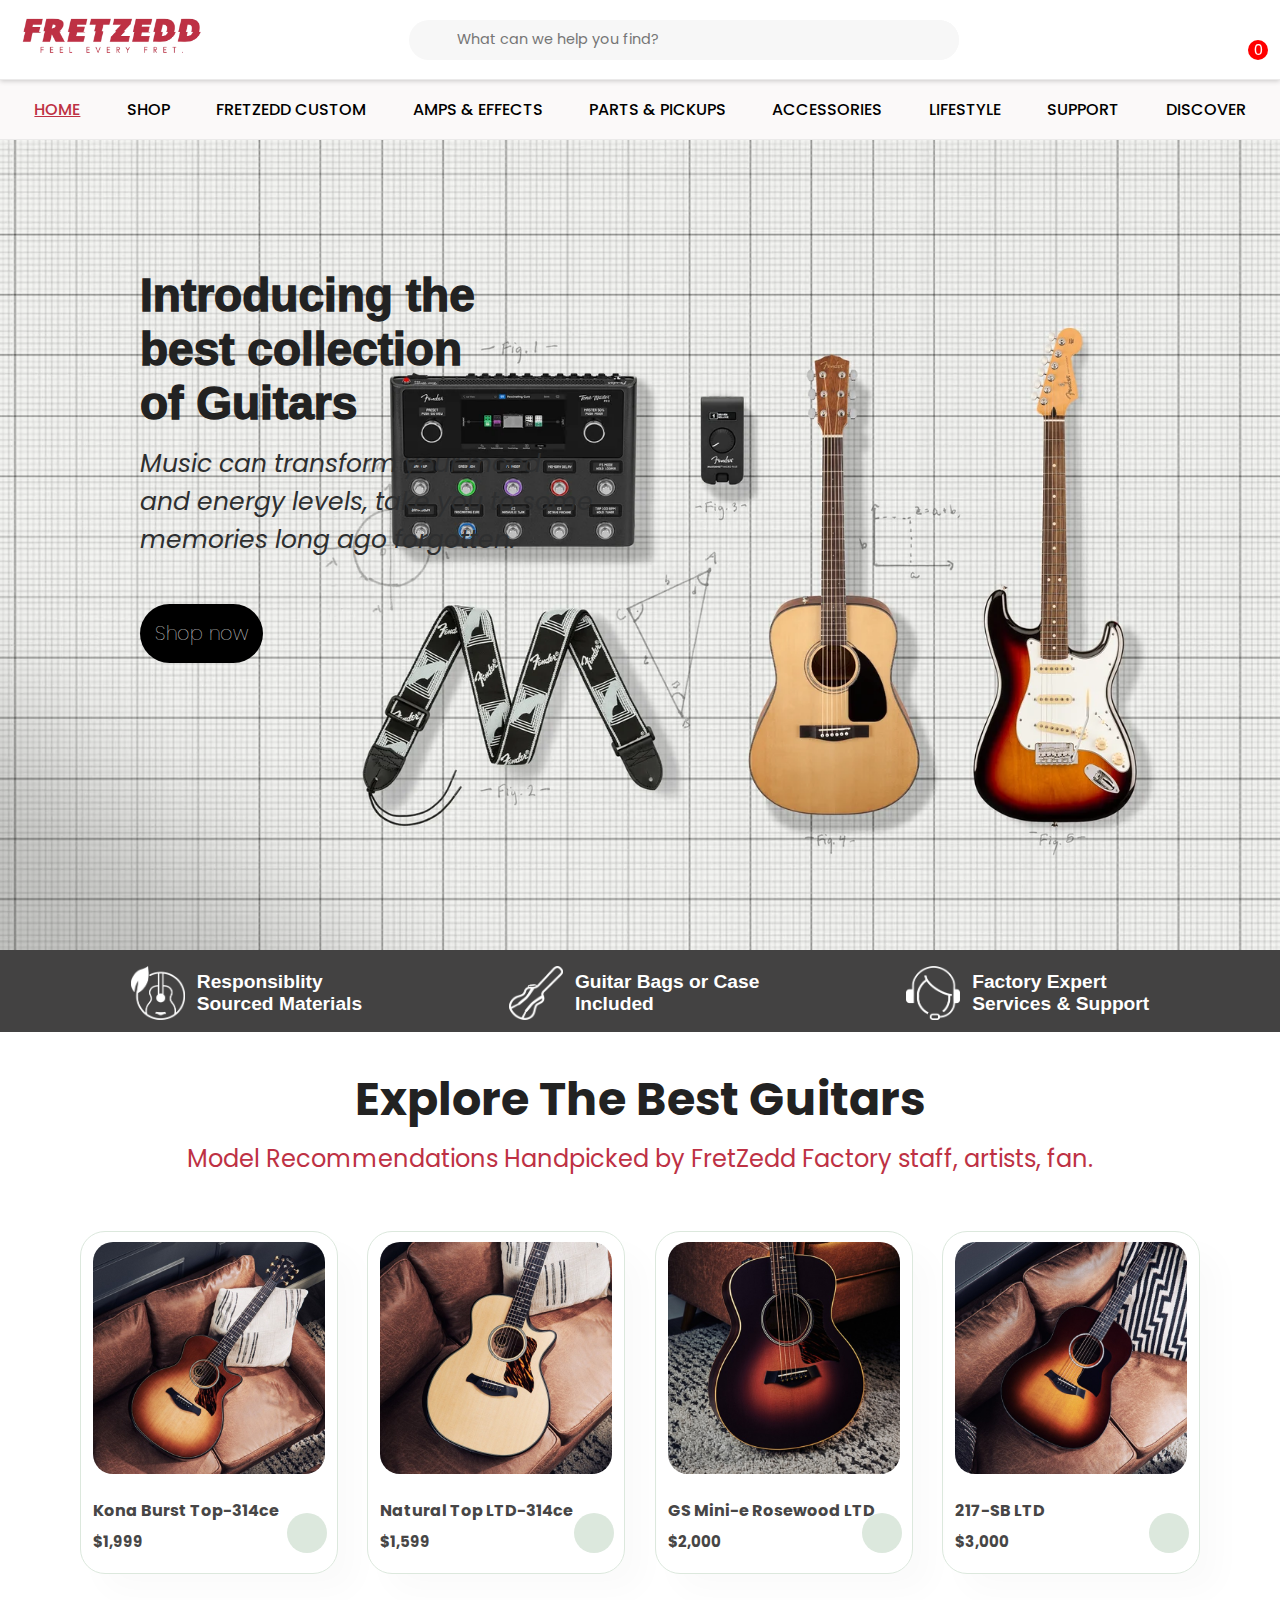
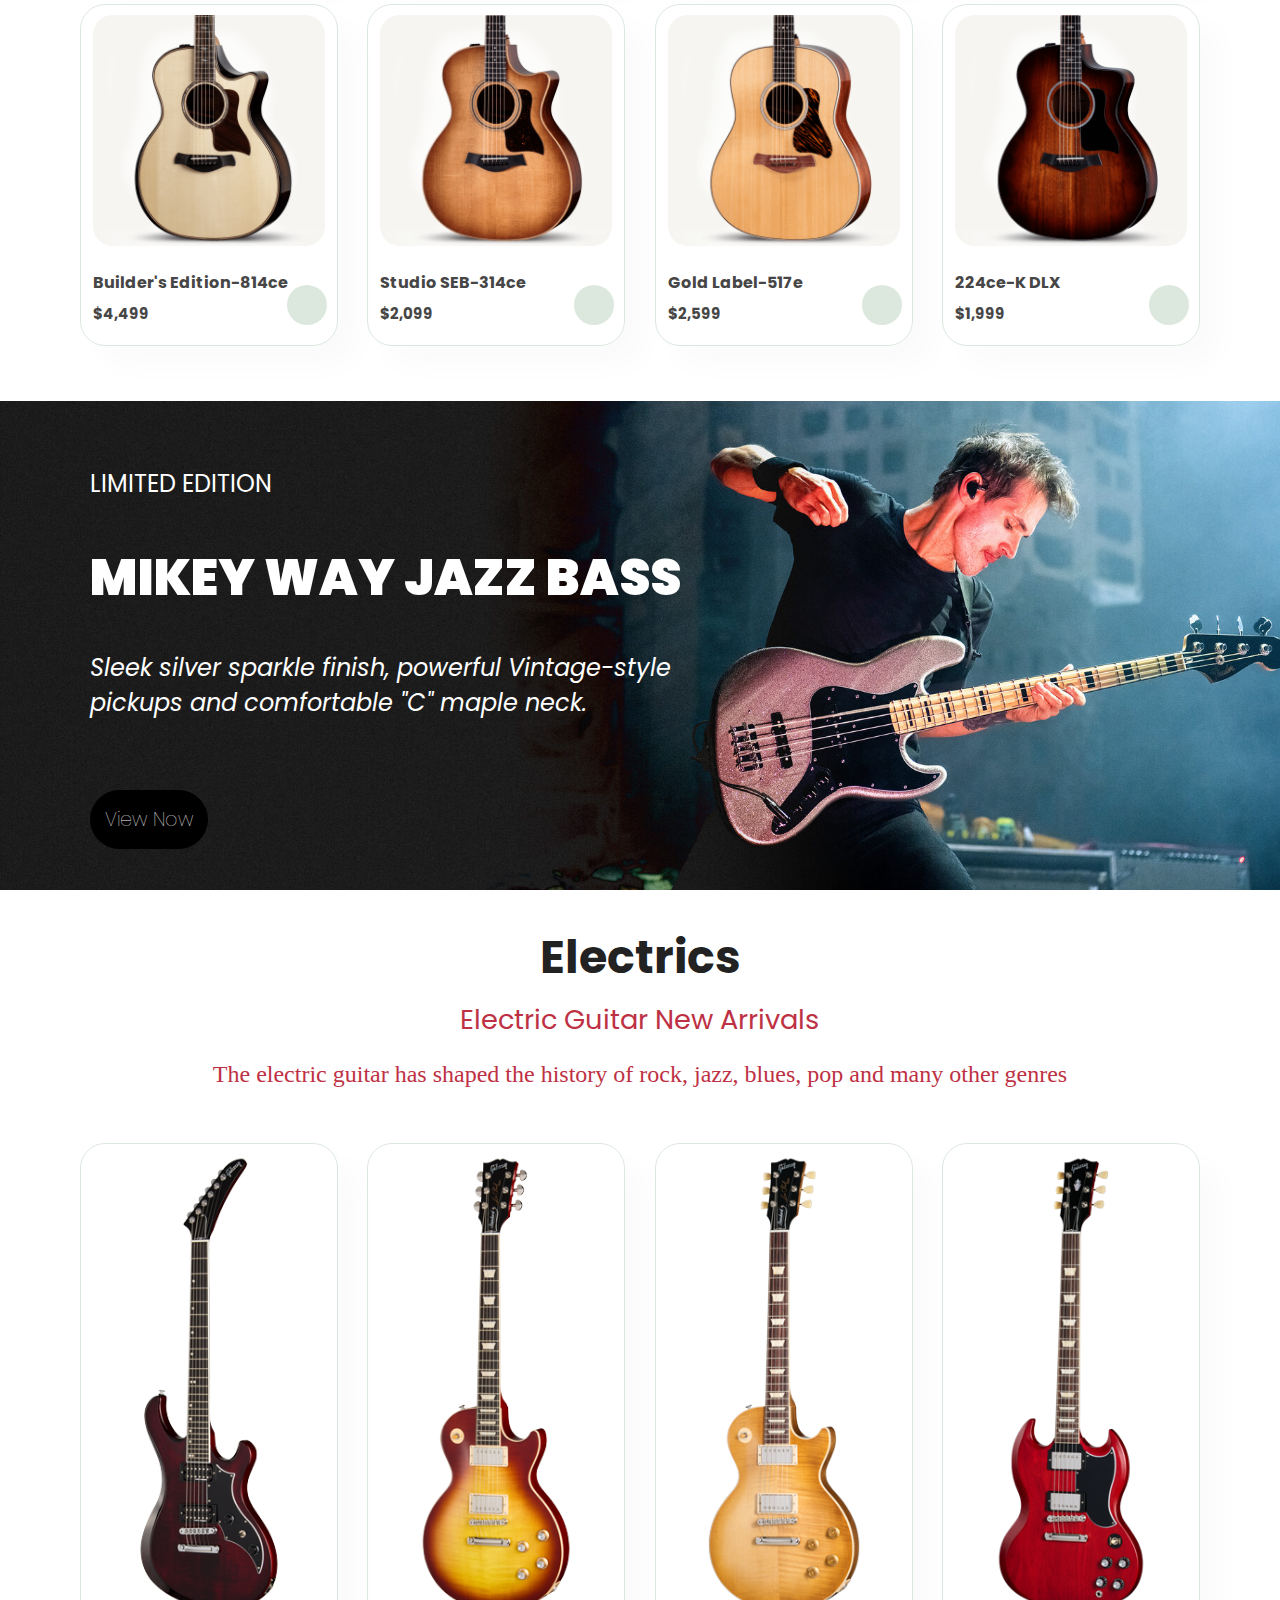
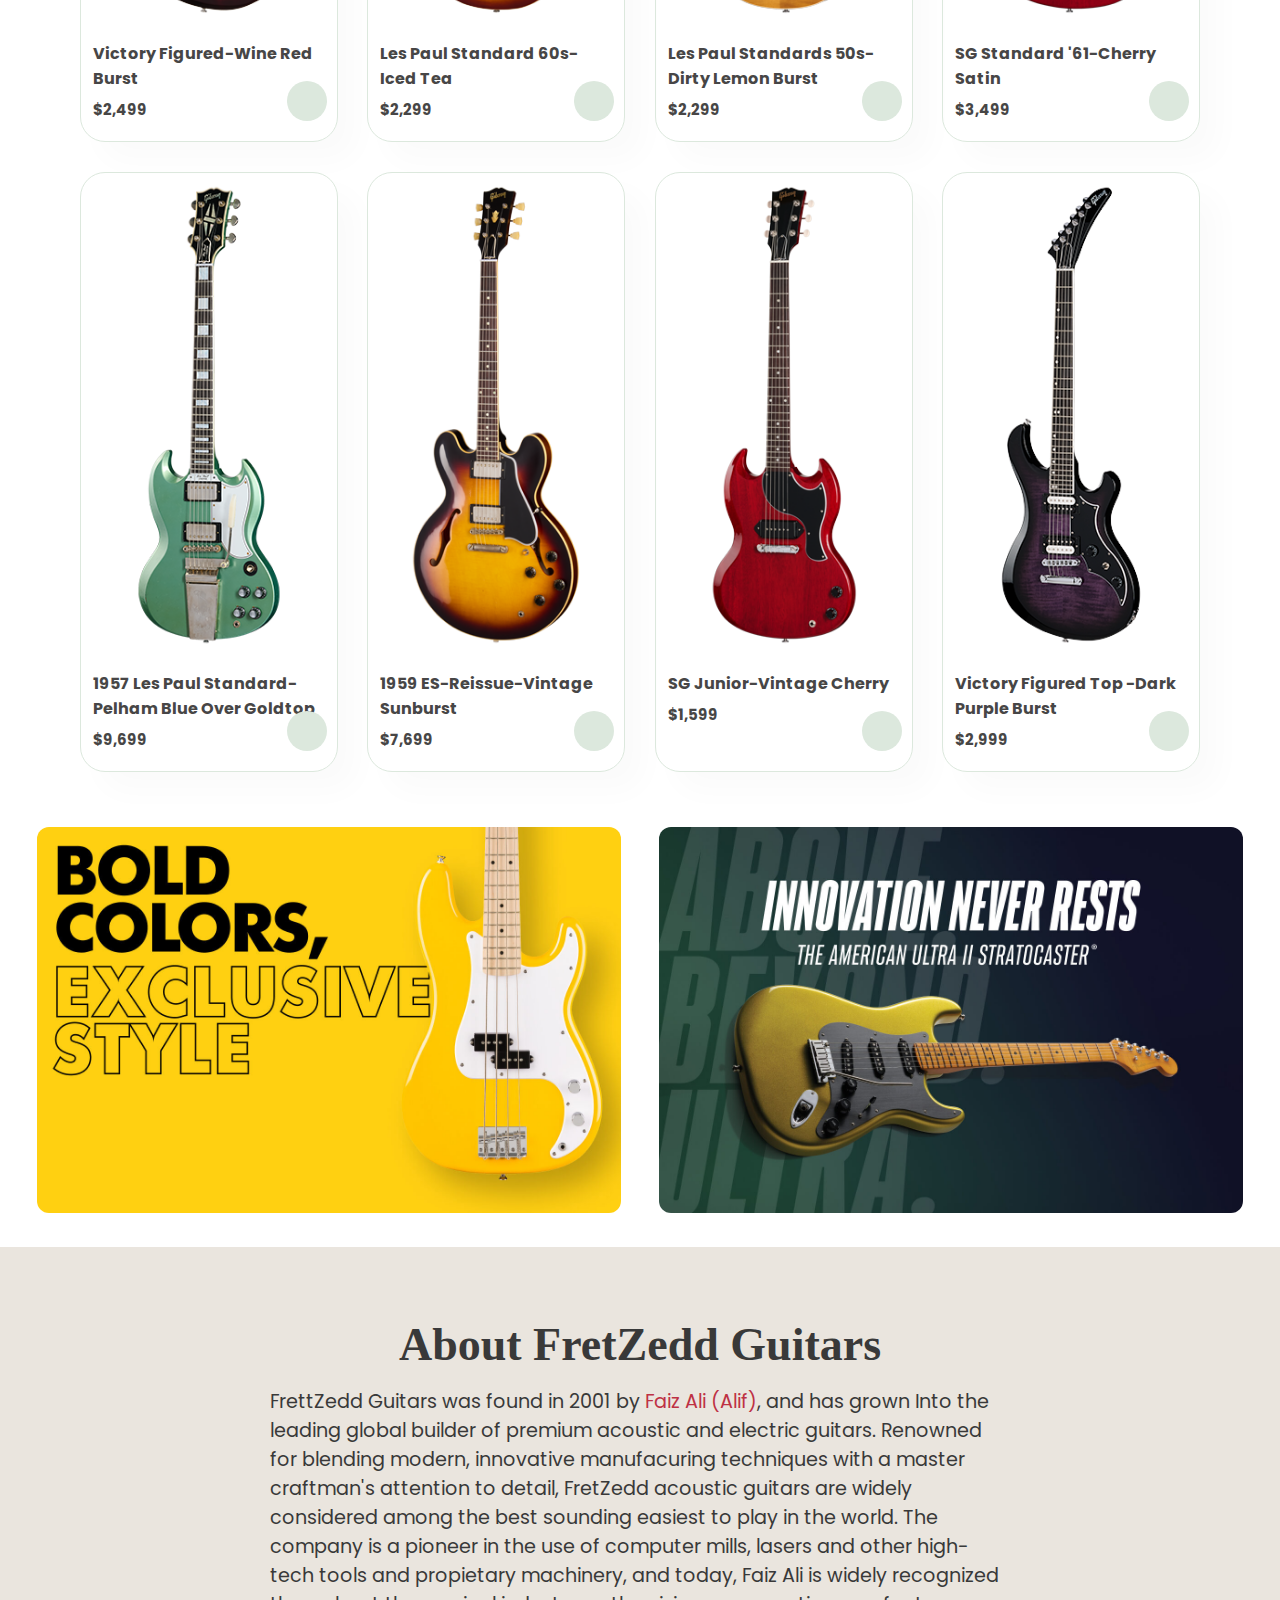
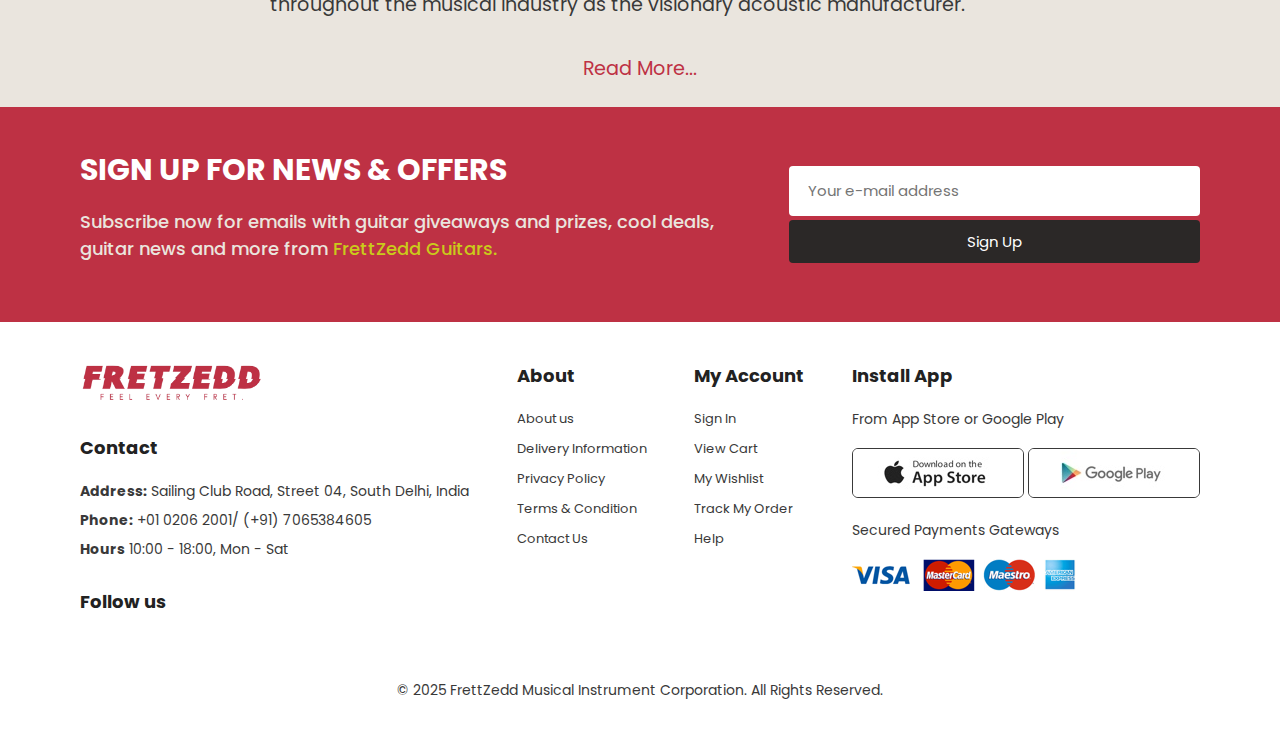
<file: index.html>
<!DOCTYPE html>
<html lang="en">
  <head>
    <meta charset="UTF-8" />
    <meta name="viewport" content="width=device-width, initial-scale=1.0" />
    <title>FretZedd Guitars</title>
    <link
      rel="stylesheet"
      href="https://cdnjs.cloudflare.com/ajax/libs/font-awesome/6.6.0/css/all.min.css"
      integrity="sha512-Kc323vGBEqzTmouAECnVceyQqyqdsSiqLQISBL29aUW4U/M7pSPA/gEUZQqv1cwx4OnYxTxve5UMg5GT6L4JJg=="
      crossorigin="anonymous"
      referrerpolicy="no-referrer"
    />
    <link rel="stylesheet" href="style.css" />
  </head>
  <body>
    <header>
      <div class="header">
        <div class="logo">
          <a href=""><img src="./images/Brand logo.png" alt="Brand Logo" /></a>
        </div>
        <div class="head-search">
          <div class="search-icon">
            <i class="fa-solid fa-magnifying-glass"></i>
          </div>
          <input
            type="text"
            placeholder="What can we help you find?"
            class="search-input"
          />
        </div>
        <div class="logos">
          <div class="logo1">
            <i class="fa-solid fa-location-dot"></i>
          </div>
          <div class="logo2">
            <i class="fa-solid fa-user"></i>
          </div>
          <div class="logo3">
            
              <i class="fa-solid fa-cart-shopping"></i>
            
            <span>0</span>
          </div>
        </div>
      </div>
    </header>

    <nav class="nav">
      <div id="mobile">
        <i id="bar" class="fa-solid fa-bars"></i>
      </div>
      <ul id="navbar">
        <li><a class="active" href="index.html">HOME</a></li>
        <li><a href="shop.html">SHOP</a></li>
        <li><a href="custom.html">FRETZEDD CUSTOM</a></li>
        <li><a href="amps.html">AMPS & EFFECTS</a></li>
        <li><a href="parts.html">PARTS & PICKUPS</a></li>
        <li><a href="accesories.html">ACCESSORIES</a></li>
        <li><a href="lifestyle.html">LIFESTYLE</a></li>
        <li><a href="support.html">SUPPORT</a></li>
        <li><a href="discover.html">DISCOVER</a></li>
        <a href="#" id="close"><i class="fa-solid fa-x"></i></a>
      </ul>
    </nav>

    <div class="cartTab">
      <h1>Shopping Cart</h1>
      <div class="listCart">
         <div class="item">
          <div class="cart-img">
            <img src="./images/cartimage1.jpg" alt="">
          </div>
          <div class="cart-name">
            NAME
          </div>
          <div class="totalPrice">
            $0.00
          </div>
          <div class="quantity">
            <span class="minus"><</span>
            <span>1</span>
            <span class="plus">></span>
          </div>
         </div>
         
      </div>
      <div class="cartbtn">
        <button class="closeBtn">CLOSE</button>
        <button class="checkoutbtn">CHECK OUT</button>
      </div>
    </div>


    <div class="hero-section">
      <!-- <img src="./images/HerpBanner.webp" alt="" /> -->
      <div class="hero-text">
        <h2>Introducing the</h2>
        <h2>best collection</h2>
        <h2>of Guitars</h2>

        <p>
          <i
            >Music can transform your mood <br />
            and energy levels, take you to some <br />
            memories long ago forgotten.</i
          >
        </p>
        <br />
        <button>Shop now</button>
      </div>
    </div>

    <div class="info">
      <div class="info-1">
        <img src="./images/info1.png" />
        <p>Responsiblity <br />Sourced Materials</p>
      </div>
      <div class="info-2">
        <img src="./images/info2.png" />
        <p>Guitar Bags or Case <br />Included</p>
      </div>
      <div class="info-3">
        <img src="./images/info3.png" />
        <p>Factory Expert <br />Services & Support</p>
      </div>
    </div>

    <section id="product1" class="section-p1">
      <h2>Explore The Best Guitars</h2>
      <p style="color: rgb(190, 49, 68); font-size: 1.5rem">
        Model Recommendations Handpicked by FretZedd Factory staff, artists,
        fan.
      </p>
      <div class="pro-container">
        <div class="pro" onclick="window.location.href='singleProduct.html'">
          <img src="./images/card1.jpg" alt="" />
          <div class="des">
            <h5>Kona Burst Top-314ce</h5>
            <div class="star">
              <i class="fas fa-star"></i>
              <i class="fas fa-star"></i>
              <i class="fas fa-star"></i>
              <i class="fas fa-star"></i>
              <i class="fas fa-star"></i>
            </div>
            <h4>$1,999</h4>
          </div>
          <a href="#"><i class="fa-solid fa-cart-shopping cart"></i></a>
        </div>
        <div class="pro" onclick="window.location.href='singleProduct1.html'">
          <img src="./images/card2.jpg" alt="" />
          <div class="des">
            <h5>Natural Top LTD-314ce</h5>
            <div class="star">
              <i class="fas fa-star"></i>
              <i class="fas fa-star"></i>
              <i class="fas fa-star"></i>
              <i class="fas fa-star"></i>
              <!-- <i class="fas fa-star"></i> -->
            </div>
            <h4>$1,599</h4>
          </div>
          <a href="#"><i class="fa-solid fa-cart-shopping cart"></i></a>
        </div>
        <div class="pro" onclick="window.location.href='singleProduct2.html'">
          <img src="./images/card3.jpg" alt="" />
          <div class="des">
            <h5>GS Mini-e Rosewood LTD</h5>
            <div class="star">
              <i class="fas fa-star"></i>
              <i class="fas fa-star"></i>
              <i class="fas fa-star"></i>
              <i class="fas fa-star"></i>
              <i class="fas fa-star"></i>
            </div>
            <h4>$2,000</h4>
          </div>
          <a href="#"><i class="fa-solid fa-cart-shopping cart"></i></a>
        </div>
        <div class="pro" onclick="window.location.href='singleProduct3.html'">
          <img src="./images/card4.jpg" alt="" />
          <div class="des">
            <h5>217-SB LTD</h5>
            <div class="star">
              <i class="fas fa-star"></i>
              <i class="fas fa-star"></i>
              <i class="fas fa-star"></i>
              <i class="fas fa-star"></i>
              <i class="fas fa-star"></i>
            </div>
            <h4>$3,000</h4>
          </div>
          <a href="#"><i class="fa-solid fa-cart-shopping cart"></i></a>
        </div>
        <div class="pro" onclick="window.location.href='singleProduct4.html'">
          <img src="./images/card5.png" alt="" />
          <div class="des">
            <h5>Builder's Edition-814ce</h5>
            <div class="star">
              <i class="fas fa-star"></i>
              <i class="fas fa-star"></i>
              <i class="fas fa-star"></i>
              <i class="fas fa-star"></i>
              <i class="fas fa-star"></i>
            </div>
            <h4>$4,499</h4>
          </div>
          <a href="#"><i class="fa-solid fa-cart-shopping cart"></i></a>
        </div>
        <div class="pro" onclick="window.location.href='singleProduct5.html'">
          <img src="./images/card6.png" alt="" />
          <div class="des">
            <h5>Studio SEB-314ce</h5>
            <div class="star">
              <i class="fas fa-star"></i>
              <i class="fas fa-star"></i>
              <i class="fas fa-star"></i>
              <i class="fas fa-star"></i>
              <i class="fas fa-star"></i>
            </div>
            <h4>$2,099</h4>
          </div>
          <a href="#"><i class="fa-solid fa-cart-shopping cart"></i></a>
        </div>
        <div class="pro" onclick="window.location.href='singleProduct6.html'">
          <img src="./images/card7.png" alt="" />
          <div class="des">
            <h5>Gold Label-517e</h5>
            <div class="star">
              <i class="fas fa-star"></i>
              <i class="fas fa-star"></i>
              <i class="fas fa-star"></i>
              <i class="fas fa-star"></i>
              <!-- <i class="fas fa-star"></i> -->
            </div>
            <h4>$2,599</h4>
          </div>
          <a href="#"><i class="fa-solid fa-cart-shopping cart"></i></a>
        </div>
        <div class="pro" onclick="window.location.href='singleProduct7.html'">
          <img src="./images/card8.png" alt="" />
          <div class="des">
            <h5>224ce-K DLX</h5>
            <div class="star">
              <i class="fas fa-star"></i>
              <i class="fas fa-star"></i>
              <i class="fas fa-star"></i>
              <!-- <i class="fas fa-star"></i> -->
              <!-- <i class="fas fa-star"></i> -->
            </div>
            <h4>$1,999</h4>
          </div>
          <a href="#"><i class="fa-solid fa-cart-shopping cart"></i></a>
        </div>
      </div>
    </section>

    <div class="hero2">
      <!-- <img src="./images/second image.jpg" alt="" /> -->
      <div class="hero2-text">
        <p>LIMITED EDITION</p>
        <br />
        <h1>MIKEY WAY JAZZ BASS</h1>
        <br />
        <p>
          <i>
            Sleek silver sparkle finish, powerful Vintage-style <br />
            pickups and comfortable "C" maple neck.
          </i>
        </p>
        <br /><br />
        <button>View Now</button>
      </div>
    </div>

    <section id="product1" class="section-p1">
      <h2>Electrics</h2>
      <p style="color: rgb(190, 49, 68); font-size: 1.7rem">
        Electric Guitar New Arrivals
      </p>
      <p
        id="p1"
        style="
          color: rgb(190, 49, 68);
          font-size: 1.5rem;
          font-family: 'Franklin Gothic Medium';
        "
      >
        The electric guitar has shaped the history of rock, jazz, blues, pop and
        many other genres
      </p>
      <div class="pro-container">
        <div class="pro">
          <img src="./images/items-card1.png" alt="" />
          <div class="des">
            <h5>Victory Figured-Wine Red Burst</h5>
            <div class="star">
              <i class="fas fa-star"></i>
              <i class="fas fa-star"></i>
              <i class="fas fa-star"></i>
              <i class="fas fa-star"></i>
              <i class="fas fa-star"></i>
            </div>
            <h4>$2,499</h4>
          </div>
          <a href="#"><i class="fa-solid fa-cart-shopping cart"></i></a>
        </div>
        <div class="pro">
          <img src="./images/items-card2.png" alt="" />
          <div class="des">
            <h5>Les Paul Standard 60s-Iced Tea</h5>
            <div class="star">
              <i class="fas fa-star"></i>
              <i class="fas fa-star"></i>
              <i class="fas fa-star"></i>
              <i class="fas fa-star"></i>
              <i class="fas fa-star"></i>
            </div>
            <h4>$2,299</h4>
          </div>
          <a href="#"><i class="fa-solid fa-cart-shopping cart"></i></a>
        </div>
        <div class="pro">
          <img src="./images/items-card3.png" alt="" />
          <div class="des">
            <h5>Les Paul Standards 50s-Dirty Lemon Burst</h5>
            <div class="star">
              <i class="fas fa-star"></i>
              <i class="fas fa-star"></i>
              <i class="fas fa-star"></i>
              <i class="fas fa-star"></i>
              <i class="fas fa-star"></i>
            </div>
            <h4>$2,299</h4>
          </div>
          <a href="#"><i class="fa-solid fa-cart-shopping cart"></i></a>
        </div>
        <div class="pro">
          <img src="./images/items-card4.png" alt="" />
          <div class="des">
            <h5>SG Standard '61-Cherry Satin</h5>
            <div class="star">
              <i class="fas fa-star"></i>
              <i class="fas fa-star"></i>
              <i class="fas fa-star"></i>
              <i class="fas fa-star"></i>
              <i class="fas fa-star"></i>
            </div>
            <h4>$3,499</h4>
          </div>
          <a href="#"><i class="fa-solid fa-cart-shopping cart"></i></a>
        </div>
        <div class="pro">
          <img src="./images/items-card5.png" alt="" />
          <div class="des">
            <h5>1957 Les Paul Standard-Pelham Blue Over Goldtop</h5>
            <div class="star">
              <i class="fas fa-star"></i>
              <i class="fas fa-star"></i>
              <i class="fas fa-star"></i>
              <i class="fas fa-star"></i>
              <i class="fas fa-star"></i>
            </div>
            <h4>$9,699</h4>
          </div>
          <a href="#"><i class="fa-solid fa-cart-shopping cart"></i></a>
        </div>
        <div class="pro">
          <img src="./images/items-card6.png" alt="" />
          <div class="des">
            <h5>1959 ES-Reissue-Vintage Sunburst</h5>
            <div class="star">
              <i class="fas fa-star"></i>
              <i class="fas fa-star"></i>
              <i class="fas fa-star"></i>
              <i class="fas fa-star"></i>
              <i class="fas fa-star"></i>
            </div>
            <h4>$7,699</h4>
          </div>
          <a href="#"><i class="fa-solid fa-cart-shopping cart"></i></a>
        </div>
        <div class="pro">
          <img src="./images/items-card7.png" alt="" />
          <div class="des">
            <h5>SG Junior-Vintage Cherry</h5>
            <div class="star">
              <i class="fas fa-star"></i>
              <i class="fas fa-star"></i>
              <i class="fas fa-star"></i>
              <i class="fas fa-star"></i>
              <!-- <i class="fas fa-star"></i> -->
            </div>
            <h4>$1,599</h4>
          </div>
          <a href="#"><i class="fa-solid fa-cart-shopping cart"></i></a>
        </div>
        <div class="pro">
          <img src="./images/items-card8.png" alt="" />
          <div class="des">
            <h5>Victory Figured Top -Dark Purple Burst</h5>
            <div class="star">
              <i class="fas fa-star"></i>
              <i class="fas fa-star"></i>
              <i class="fas fa-star"></i>
              <!-- <i class="fas fa-star"></i> -->
              <!-- <i class="fas fa-star"></i> -->
            </div>
            <h4>$2,999</h4>
          </div>
          <a href="#"><i class="fa-solid fa-cart-shopping cart"></i></a>
        </div>
      </div>
    </section>
    <div class="advert">
      <div class="advert-images">
        <img src="./images/advert1.jpg" alt="" />
        <img src="./images/advert2.jpg" alt="" />
      </div>
    </div>

    <section id="about">
      <div class="details">
        <h2>About FretZedd Guitars</h2>
        <p>
          FrettZedd Guitars was found in 2001 by
          <span>Faiz Ali (Alif)</span>, and has grown Into the leading global
          builder of premium acoustic and electric guitars. Renowned for
          blending modern, innovative manufacuring techniques with a master
          craftman's attention to detail, FretZedd acoustic guitars are widely
          considered among the best sounding easiest to play in the world. The
          company is a pioneer in the use of computer mills, lasers and other
          high-tech tools and propietary machinery, and today, Faiz Ali is
          widely recognized throughout the musical industry as the visionary
          acoustic manufacturer.
        </p>
        <p id="read">Read More...</p>
      </div>
    </section>

    <section id="newsletter" class="section-p1">
      <div class="newstext">
        <h3>SIGN UP FOR NEWS & OFFERS</h3>
        <p>
          Subscribe now for emails with guitar giveaways and prizes, cool
          deals,<br />
          guitar news and more from <span>FrettZedd Guitars.</span>
        </p>
      </div>
      <div class="form">
        <input type="text" placeholder="Your e-mail address" />
        <button>Sign Up</button>
      </div>
    </section>

    <footer class="section-p1">
      <div class="col">
        <img src="./images/Brand logo.png" alt="" id="footer-logo" />
        <h4>Contact</h4>
        <p>
          <strong>Address:</strong> Sailing Club Road, Street 04, South Delhi,
          India
        </p>
        <p><strong>Phone:</strong> +01 0206 2001/ (+91) 7065384605</p>
        <p><strong>Hours</strong> 10:00 - 18:00, Mon - Sat</p>
        <div class="follow">
          <h4>Follow us</h4>
          <div class="icon">
            <i class="fab fa-facebook-f"></i>
            <i class="fab fa-twitter"></i>
            <i class="fab fa-instagram"></i>
            <i class="fab fa-pinterest"></i>
            <i class="fab fa-youtube"></i>
          </div>
        </div>
      </div>
      <div class="col">
        <h4>About</h4>
        <a href="#">About us</a>
        <a href="#">Delivery Information</a>
        <a href="#">Privacy Policy</a>
        <a href="#">Terms & Condition</a>
        <a href="#">Contact Us</a>
      </div>
      <div class="col">
        <h4>My Account</h4>
        <a href="#">Sign In</a>
        <a href="#">View Cart</a>
        <a href="#">My Wishlist</a>
        <a href="#">Track My Order</a>
        <a href="#">Help</a>
      </div>

      <div class="col install">
        <h4>Install App</h4>
        <p>From App Store or Google Play</p>
        <div class="row">
          <img src="./images/app.jpg" alt="app store" />
          <img src="./images/play.jpg" alt="play store" />
        </div>
        <p>Secured Payments Gateways</p>
        <img src="./images/pay.png" alt="" />
      </div>

      <div class="copyright">
        <p>
          © 2025 FrettZedd Musical Instrument Corporation. All Rights Reserved.
        </p>
      </div>
    </footer>

    <script src="script.js"></script>
  </body>
</html>
</file>
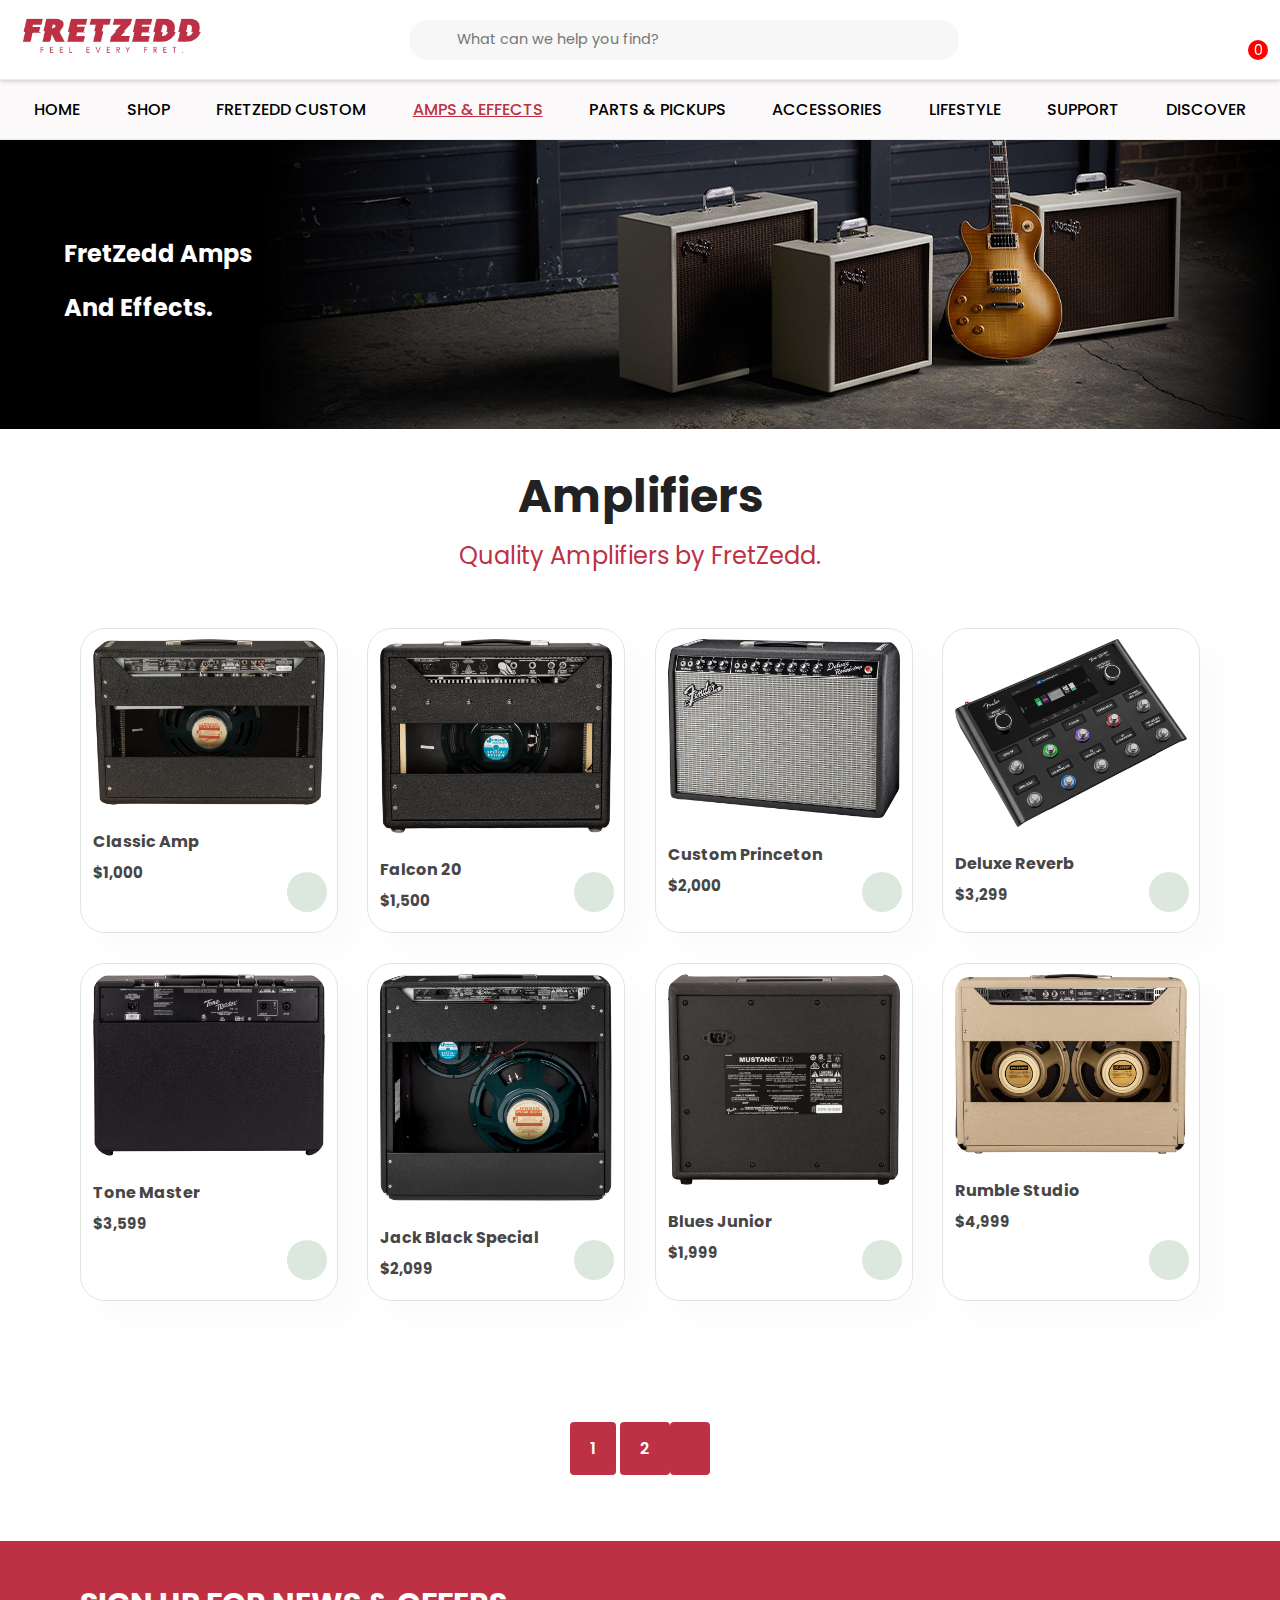
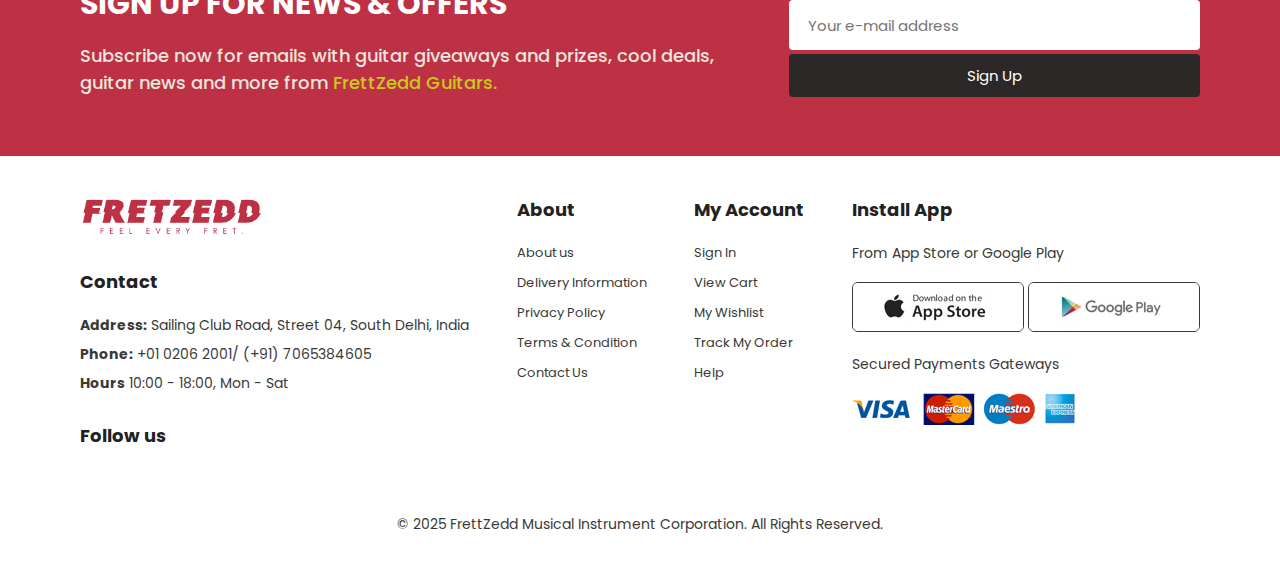
<file: amps.html>
<!DOCTYPE html>
<html lang="en">
  <head>
    <meta charset="UTF-8" />
    <meta name="viewport" content="width=device-width, initial-scale=1.0" />
    <title>FretZedd Guitars</title>
    <link
      rel="stylesheet"
      href="https://cdnjs.cloudflare.com/ajax/libs/font-awesome/6.6.0/css/all.min.css"
      integrity="sha512-Kc323vGBEqzTmouAECnVceyQqyqdsSiqLQISBL29aUW4U/M7pSPA/gEUZQqv1cwx4OnYxTxve5UMg5GT6L4JJg=="
      crossorigin="anonymous"
      referrerpolicy="no-referrer"
    />
    <link rel="stylesheet" href="style.css" />
  </head>
  <body>
    <header>
      <div class="header">
        <div class="logo">
          <a href="index.html"><img src="./images/Brand logo.png" alt="Brand Logo" /></a>
        </div>
        <div class="head-search">
          <div class="search-icon">
            <i class="fa-solid fa-magnifying-glass"></i>
          </div>
          <input
            type="text"
            placeholder="What can we help you find?"
            class="search-input"
          />
        </div>
        <div class="logos">
          <div class="logo1">
            <i class="fa-solid fa-location-dot"></i>
          </div>
          <div class="logo2">
            <i class="fa-solid fa-user"></i>
          </div>
          <div class="logo3">
            
              <i class="fa-solid fa-cart-shopping"></i>
            
            <span>0</span>
          </div>
        </div>
      </div>
    </header>

    <nav class="nav">
      <div id="mobile">
        <i id="bar" class="fa-solid fa-bars"></i>
      </div>
      <ul id="navbar">
        <li><a href="index.html">HOME</a></li>
        <li><a href="shop.html">SHOP</a></li>
        <li><a href="custom.html">FRETZEDD CUSTOM</a></li>
        <li><a class="active" href="amps.html">AMPS & EFFECTS</a></li>
        <li><a href="parts.html">PARTS & PICKUPS</a></li>
        <li><a href="accesories.html">ACCESSORIES</a></li>
        <li><a href="lifestyle.html">LIFESTYLE</a></li>
        <li><a href="support.html">SUPPORT</a></li>
        <li><a href="discover.html">DISCOVER</a></li>
        <a href="#" id="close"><i class="fa-solid fa-x"></i></a>
      </ul>
    </nav>
     
    <section class="shopbanner">
      <img src="./images/ampsbanner1.jpg" alt="banner">
      <div class="shop-text">
        <h2>FretZedd Amps</h2>
        <h2>And Effects.</h2>
      </div>
    </section>

    <section id="product1" class="section-p1">
      <h2>Amplifiers</h2>
      <p style="color: rgb(190, 49, 68); font-size: 1.5rem">
        Quality Amplifiers by FretZedd. 
      </p>
      <div class="pro-container">
        <div class="pro">
          <img src="./images/amp1.avif" alt="" />
          <div class="des">
            <h5>Classic Amp</h5>
            <h4>$1,000</h4>
          </div>
          <a href="#"><i class="fa-solid fa-cart-shopping cart"></i></a>
        </div>
        <div class="pro">
          <img src="./images/amp2.avif" alt="" />
          <div class="des">
            <h5>Falcon 20</h5>
            <h4>$1,500</h4>
          </div>
          <a href="#"><i class="fa-solid fa-cart-shopping cart"></i></a>
        </div>
        <div class="pro">
          <img src="./images/amp3.avif" alt="" />
          <div class="des">
            <h5>Custom Princeton</h5>
            <h4>$2,000</h4>
          </div>
          <a href="#"><i class="fa-solid fa-cart-shopping cart"></i></a>
        </div>
        <div class="pro">
          <img src="./images/amp4.avif" alt="" />
          <div class="des">
            <h5>Deluxe Reverb</h5>
            <h4>$3,299</h4>
          </div>
          <a href="#"><i class="fa-solid fa-cart-shopping cart"></i></a>
        </div>
        <div class="pro">
          <img src="./images/amp5.avif" alt="" />
          <div class="des">
            <h5>Tone Master</h5>
            <h4>$3,599</h4>
          </div>
          <a href="#"><i class="fa-solid fa-cart-shopping cart"></i></a>
        </div>
        <div class="pro">
          <img src="./images/amp6.avif" alt="" />
          <div class="des">
            <h5>Jack Black Special</h5>
            <h4>$2,099</h4>
          </div>
          <a href="#"><i class="fa-solid fa-cart-shopping cart"></i></a>
        </div>
        <div class="pro">
          <img src="./images/amp7.avif" alt="" />
          <div class="des">
            <h5>Blues Junior</h5>
            <h4>$1,999</h4>
          </div>
          <a href="#"><i class="fa-solid fa-cart-shopping cart"></i></a>
        </div>
        <div class="pro">
          <img src="./images/amp8.avif" alt="" />
          <div class="des">
            <h5>Rumble Studio</h5>
            <h4>$4,999</h4>
          </div>
          <a href="#"><i class="fa-solid fa-cart-shopping cart"></i></a>
        </div>
      </div>
    </section>

    <div class="cartTab">
      <h1>Shopping Cart</h1>
      <div class="listCart">
         <div class="item">
          <div class="cart-img">
            <img src="./images/cartimage1.jpg" alt="">
          </div>
          <div class="cart-name">
            NAME
          </div>
          <div class="totalPrice">
            $0.00
          </div>
          <div class="quantity">
            <span class="minus"><</span>
            <span>1</span>
            <span class="plus">></span>
          </div>
         </div>
         
      </div>
      <div class="cartbtn">
        <button class="closeBtn">CLOSE</button>
        <button class="checkoutbtn">CHECK OUT</button>
      </div>
    </div>

    
    <section id="pagination" class="section-p1 section-m1">
      <a href="#">1</a>
      <a href="#">2</a>
      <a href="#"><i class="fa-solid fa-arrow-right-long"></i></a>
    </section>

    <section id="newsletter" class="section-p1">
      <div class="newstext">
        <h3>SIGN UP FOR NEWS & OFFERS</h3>
        <p>
          Subscribe now for emails with guitar giveaways and prizes, cool
          deals,<br />
          guitar news and more from <span>FrettZedd Guitars.</span>
        </p>
      </div>
      <div class="form">
        <input type="text" placeholder="Your e-mail address" />
        <button>Sign Up</button>
      </div>
    </section>

    <footer class="section-p1">
      <div class="col">
        <img src="./images/Brand logo.png" alt="" id="footer-logo" />
        <h4>Contact</h4>
        <p>
          <strong>Address:</strong> Sailing Club Road, Street 04, South Delhi,
          India
        </p>
        <p><strong>Phone:</strong> +01 0206 2001/ (+91) 7065384605</p>
        <p><strong>Hours</strong> 10:00 - 18:00, Mon - Sat</p>
        <div class="follow">
          <h4>Follow us</h4>
          <div class="icon">
            <i class="fab fa-facebook-f"></i>
            <i class="fab fa-twitter"></i>
            <i class="fab fa-instagram"></i>
            <i class="fab fa-pinterest"></i>
            <i class="fab fa-youtube"></i>
          </div>
        </div>
      </div>
      <div class="col">
        <h4>About</h4>
        <a href="#">About us</a>
        <a href="#">Delivery Information</a>
        <a href="#">Privacy Policy</a>
        <a href="#">Terms & Condition</a>
        <a href="#">Contact Us</a>
      </div>
      <div class="col">
        <h4>My Account</h4>
        <a href="#">Sign In</a>
        <a href="#">View Cart</a>
        <a href="#">My Wishlist</a>
        <a href="#">Track My Order</a>
        <a href="#">Help</a>
      </div>

      <div class="col install">
        <h4>Install App</h4>
        <p>From App Store or Google Play</p>
        <div class="row">
          <img src="./images/app.jpg" alt="app store" />
          <img src="./images/play.jpg" alt="play store" />
        </div>
        <p>Secured Payments Gateways</p>
        <img src="./images/pay.png" alt="" />
      </div>

      <div class="copyright">
        <p>
          © 2025 FrettZedd Musical Instrument Corporation. All Rights Reserved.
        </p>
      </div>
    </footer>

    <script src="script.js"></script>
  </body>
</html>
</file>
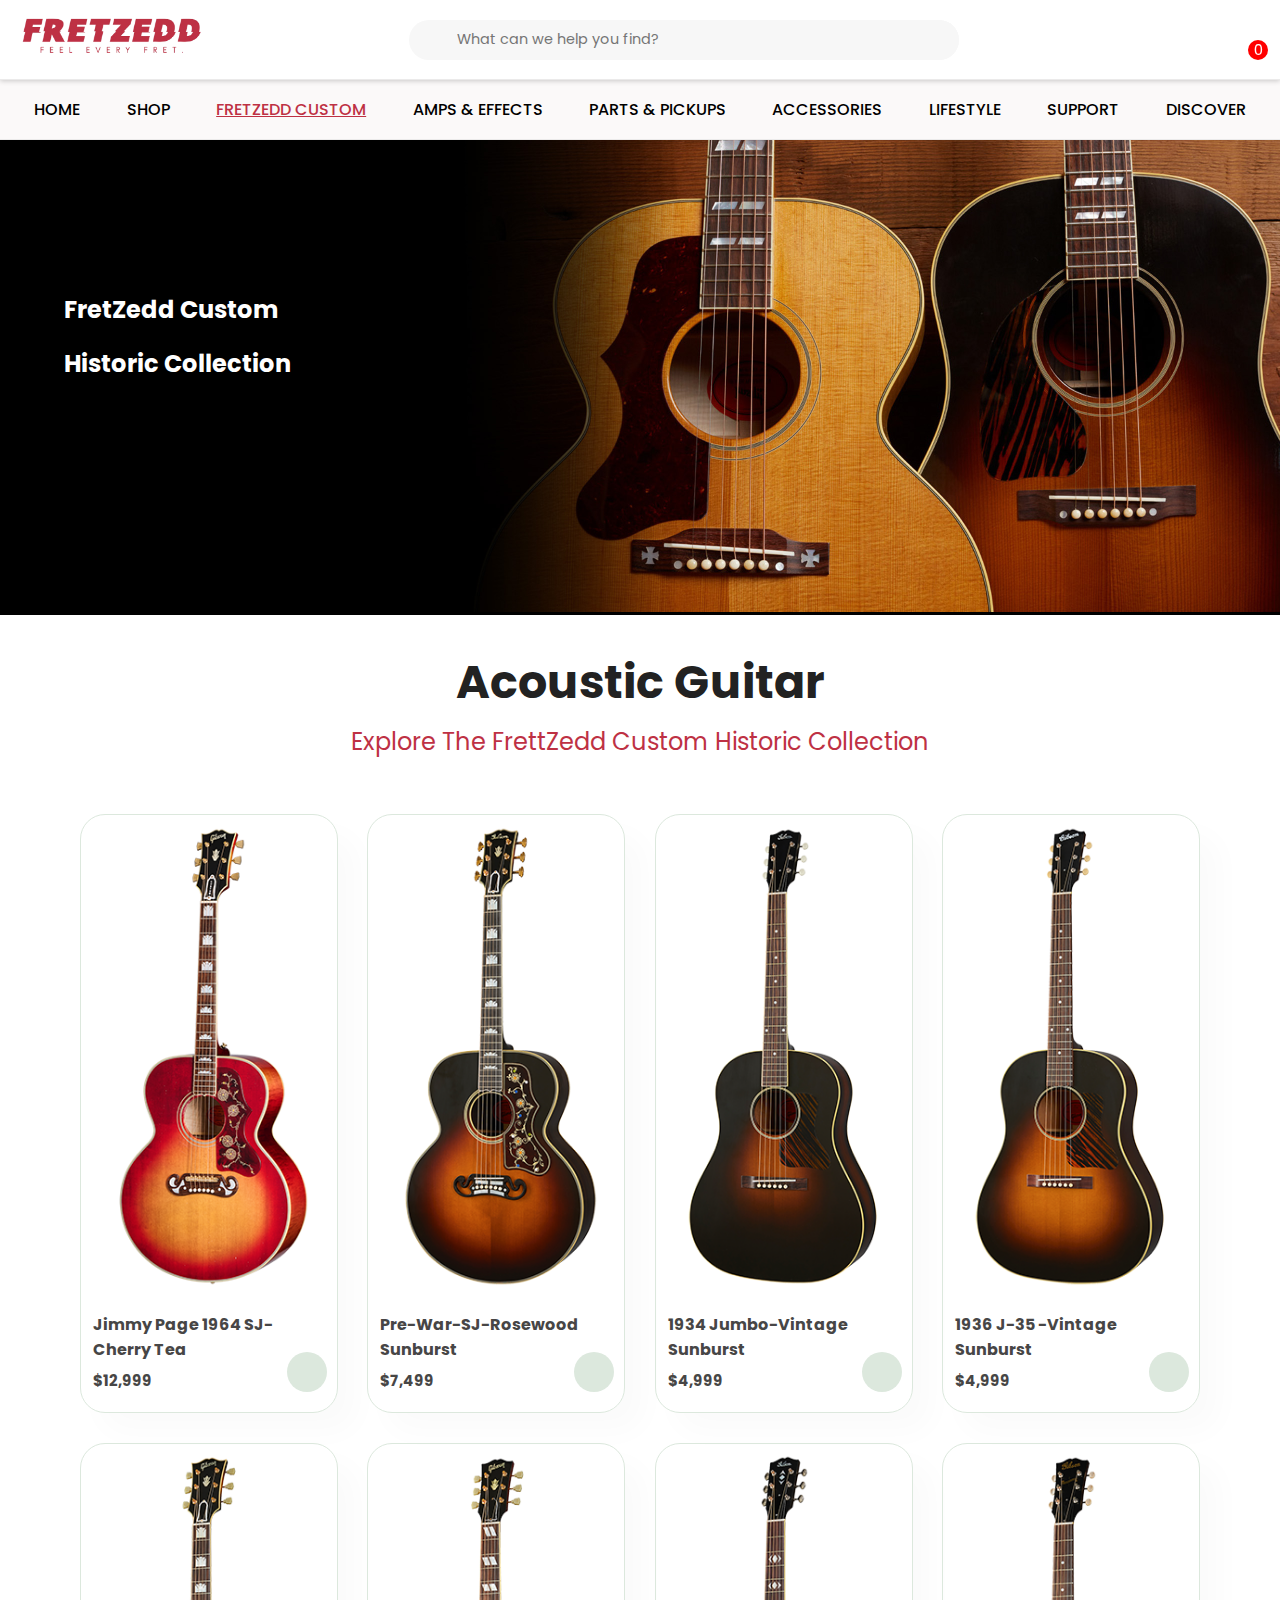
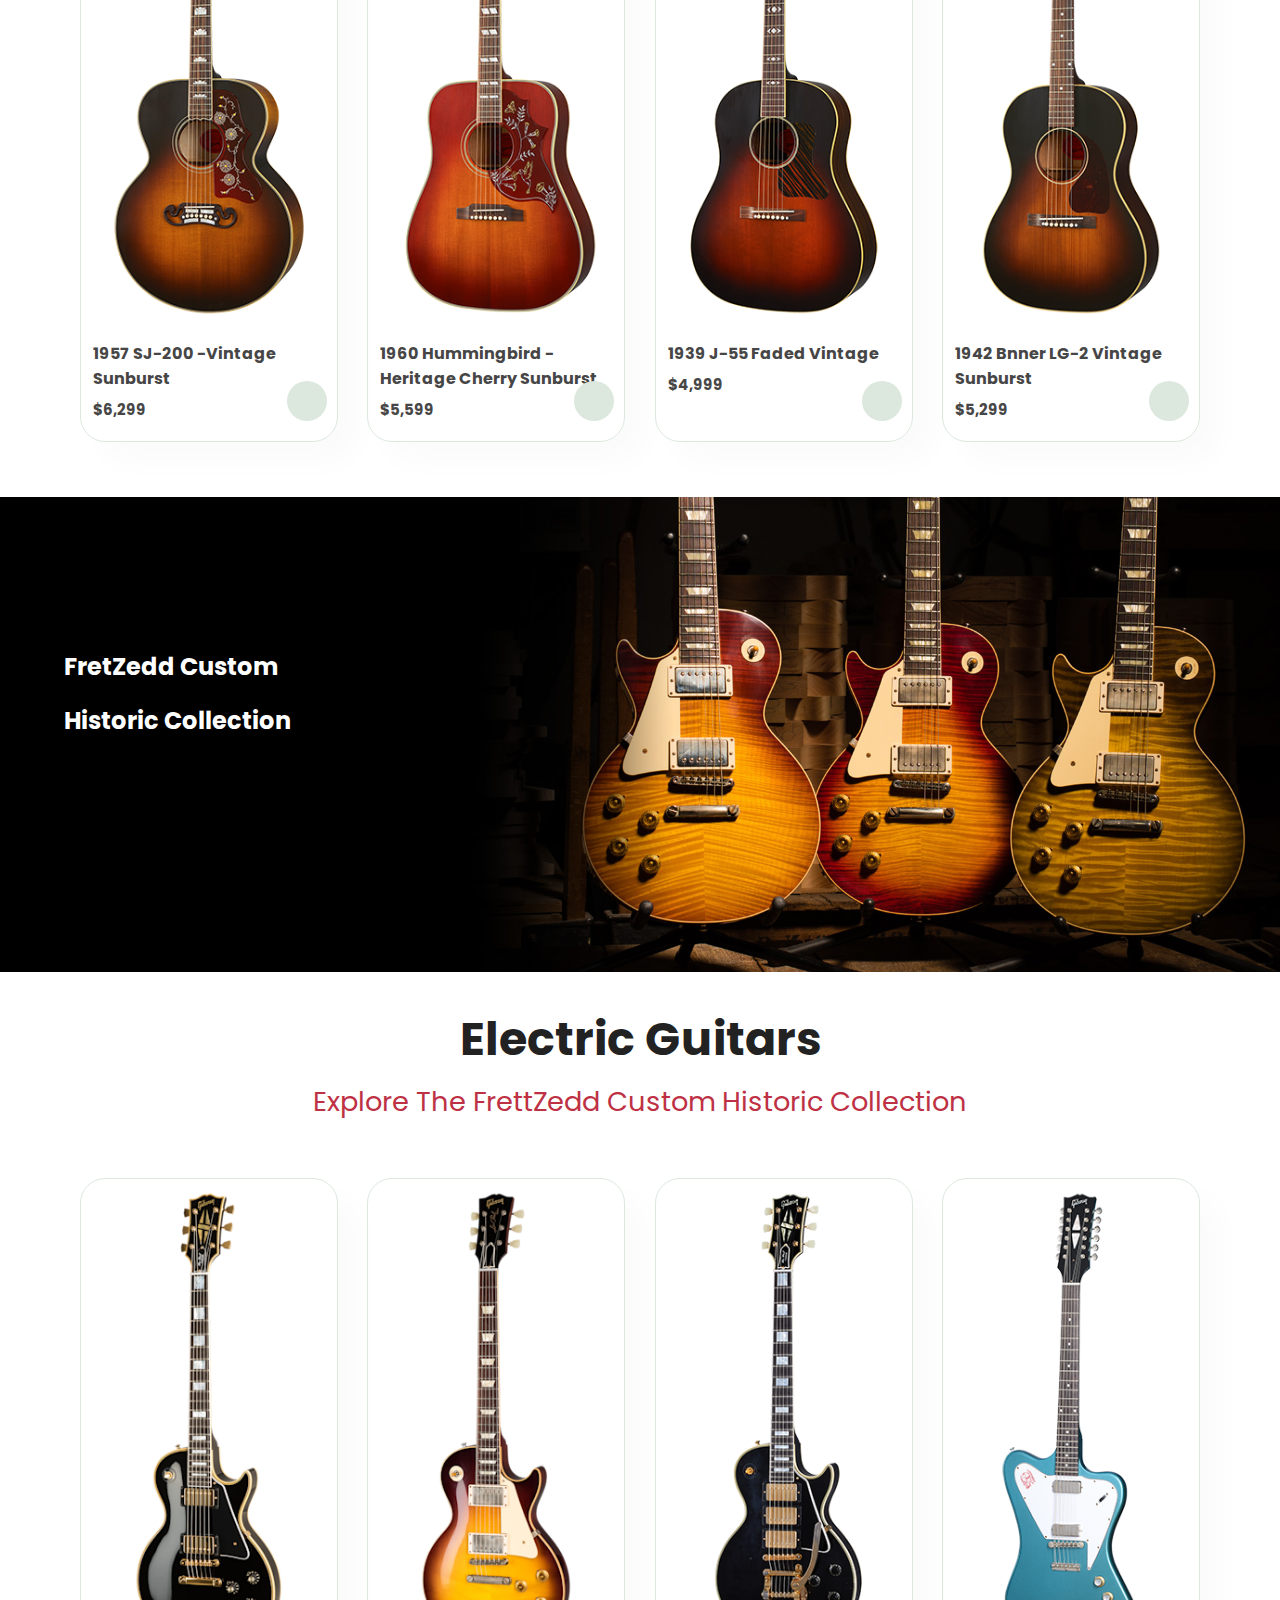
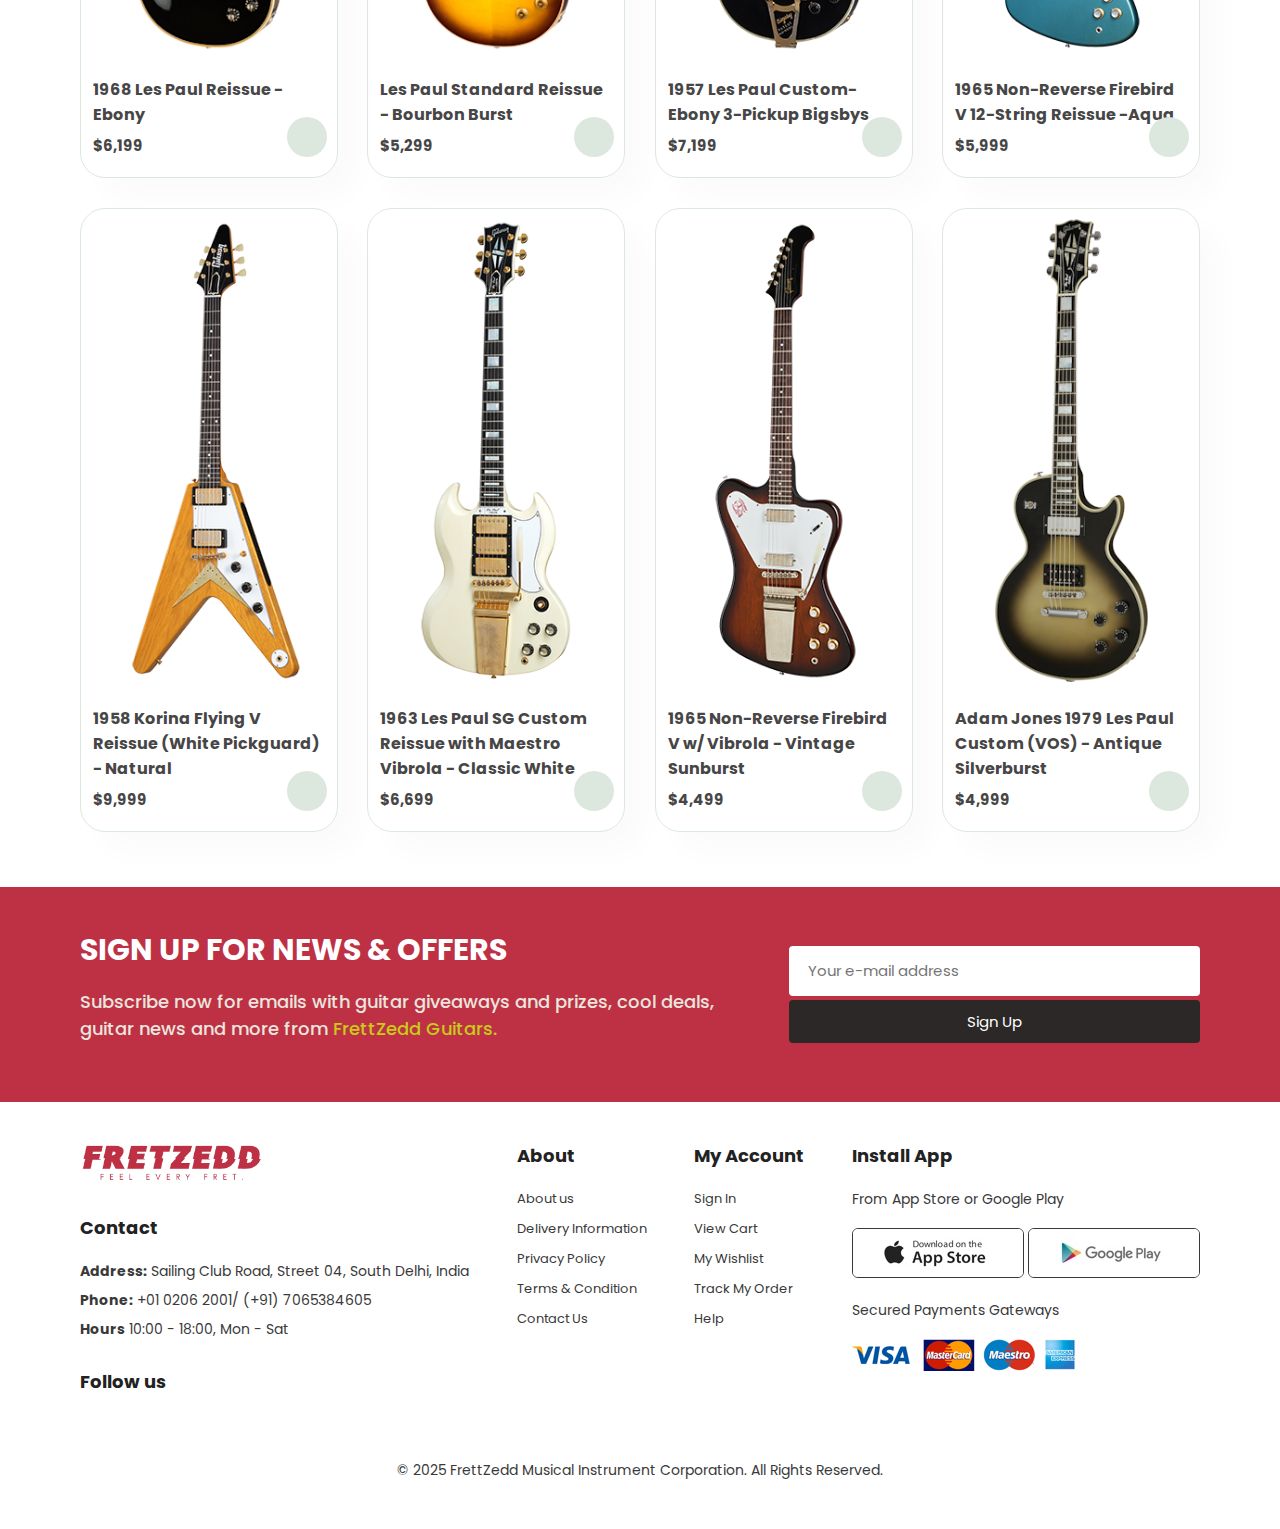
<file: custom.html>
<!DOCTYPE html>
<html lang="en">
  <head>
    <meta charset="UTF-8" />
    <meta name="viewport" content="width=device-width, initial-scale=1.0" />
    <title>FretZedd Guitars</title>
    <link
      rel="stylesheet"
      href="https://cdnjs.cloudflare.com/ajax/libs/font-awesome/6.6.0/css/all.min.css"
      integrity="sha512-Kc323vGBEqzTmouAECnVceyQqyqdsSiqLQISBL29aUW4U/M7pSPA/gEUZQqv1cwx4OnYxTxve5UMg5GT6L4JJg=="
      crossorigin="anonymous"
      referrerpolicy="no-referrer"
    />
    <link rel="stylesheet" href="style.css" />
  </head>
  <body>
    <header>
      <div class="header">
        <div class="logo">
          <a href="index.html"><img src="./images/Brand logo.png" alt="Brand Logo" /></a>
        </div>
        <div class="head-search">
          <div class="search-icon">
            <i class="fa-solid fa-magnifying-glass"></i>
          </div>
          <input
            type="text"
            placeholder="What can we help you find?"
            class="search-input"
          />
        </div>
        <div class="logos">
          <div class="logo1">
            <i class="fa-solid fa-location-dot"></i>
          </div>
          <div class="logo2">
            <i class="fa-solid fa-user"></i>
          </div>
          <div class="logo3">
            
              <i class="fa-solid fa-cart-shopping"></i>
            
            <span>0</span>
          </div>
        </div>
      </div>
    </header>

    <nav class="nav">
      <div id="mobile">
        <i id="bar" class="fa-solid fa-bars"></i>
      </div>
      <ul id="navbar">
        <li><a href="index.html">HOME</a></li>
        <li><a  href="shop.html">SHOP</a></li>
        <li><a class="active" href="custom.html">FRETZEDD CUSTOM</a></li>
        <li><a href="amps.html">AMPS & EFFECTS</a></li>
        <li><a href="parts.html">PARTS & PICKUPS</a></li>
        <li><a href="accesories.html">ACCESSORIES</a></li>
        <li><a href="lifestyle.html">LIFESTYLE</a></li>
        <li><a href="support.html">SUPPORT</a></li>
        <li><a href="discover.html">DISCOVER</a></li>
        <a href="#" id="close"><i class="fa-solid fa-x"></i></a>
      </ul>
    </nav>
     
    <section class="shopbanner">
      <img src="./images/customAcoustic.jpg" alt="banner">
      <div class="shop-text">
        <h2>FretZedd Custom</h2>
        <h2>Historic Collection</h2>
      </div>
    </section>

    <section id="product1" class="section-p1">
      <h2>Acoustic Guitar</h2>
      <p style="color: rgb(190, 49, 68); font-size: 1.5rem">
        Explore The FrettZedd Custom Historic Collection
      </p>
      <div class="pro-container">
        <div class="pro">
          <img src="./images/acoustic1.png" alt="" />
          <div class="des">
            <h5>Jimmy Page 1964 SJ-Cherry Tea</h5>
            <div class="star">
              <i class="fas fa-star"></i>
              <i class="fas fa-star"></i>
              <i class="fas fa-star"></i>
              <i class="fas fa-star"></i>
              <i class="fas fa-star"></i>
            </div>
            <h4>$12,999</h4>
          </div>
          <a href="#"><i class="fa-solid fa-cart-shopping cart"></i></a>
        </div>
        <div class="pro">
          <img src="./images/acoustic2.png" alt="" />
          <div class="des">
            <h5>Pre-War-SJ-Rosewood Sunburst</h5>
            <div class="star">
              <i class="fas fa-star"></i>
              <i class="fas fa-star"></i>
              <i class="fas fa-star"></i>
              <i class="fas fa-star"></i>
              <i class="fas fa-star"></i>
            </div>
            <h4>$7,499</h4>
          </div>
          <a href="#"><i class="fa-solid fa-cart-shopping cart"></i></a>
        </div>
        <div class="pro">
          <img src="./images/acoustic3.png" alt="" />
          <div class="des">
            <h5>1934 Jumbo-Vintage Sunburst</h5>
            <div class="star">
              <i class="fas fa-star"></i>
              <i class="fas fa-star"></i>
              <i class="fas fa-star"></i>
              <i class="fas fa-star"></i>
              <i class="fas fa-star"></i>
            </div>
            <h4>$4,999</h4>
          </div>
          <a href="#"><i class="fa-solid fa-cart-shopping cart"></i></a>
        </div>
        <div class="pro">
          <img src="./images/acoustic4.png" alt="" />
          <div class="des">
            <h5>1936 J-35 -Vintage Sunburst</h5>
            <div class="star">
              <i class="fas fa-star"></i>
              <i class="fas fa-star"></i>
              <i class="fas fa-star"></i>
              <i class="fas fa-star"></i>
              <i class="fas fa-star"></i>
            </div>
            <h4>$4,999</h4>
          </div>
          <a href="#"><i class="fa-solid fa-cart-shopping cart"></i></a>
        </div>
        <div class="pro">
          <img src="./images/acoustic5.png" alt="" />
          <div class="des">
            <h5>1957 SJ-200 -Vintage Sunburst</h5>
            <div class="star">
              <i class="fas fa-star"></i>
              <i class="fas fa-star"></i>
              <i class="fas fa-star"></i>
              <i class="fas fa-star"></i>
              <i class="fas fa-star"></i>
            </div>
            <h4>$6,299</h4>
          </div>
          <a href="#"><i class="fa-solid fa-cart-shopping cart"></i></a>
        </div>
        <div class="pro">
          <img src="./images/acoustic6.png" alt="" />
          <div class="des">
            <h5>1960 Hummingbird -Heritage Cherry Sunburst</h5>
            <div class="star">
              <i class="fas fa-star"></i>
              <i class="fas fa-star"></i>
              <i class="fas fa-star"></i>
              <i class="fas fa-star"></i>
              <i class="fas fa-star"></i>
            </div>
            <h4>$5,599</h4>
          </div>
          <a href="#"><i class="fa-solid fa-cart-shopping cart"></i></a>
        </div>
        <div class="pro">
          <img src="./images/acoustic7.png" alt="" />
          <div class="des">
            <h5>1939 J-55 Faded Vintage</h5>
            <div class="star">
              <i class="fas fa-star"></i>
              <i class="fas fa-star"></i>
              <i class="fas fa-star"></i>
              <i class="fas fa-star"></i>
              <!-- <i class="fas fa-star"></i> -->
            </div>
            <h4>$4,999</h4>
          </div>
          <a href="#"><i class="fa-solid fa-cart-shopping cart"></i></a>
        </div>
        <div class="pro">
          <img src="./images/acoustic8.png" alt="" />
          <div class="des">
            <h5>1942 Bnner LG-2 Vintage Sunburst</h5>
            <div class="star">
              <i class="fas fa-star"></i>
              <i class="fas fa-star"></i>
              <i class="fas fa-star"></i>
              <!-- <i class="fas fa-star"></i> -->
              <!-- <i class="fas fa-star"></i> -->
            </div>
            <h4>$5,299</h4>
          </div>
          <a href="#"><i class="fa-solid fa-cart-shopping cart"></i></a>
        </div>
      </div>
    </section>

    <div class="cartTab">
      <h1>Shopping Cart</h1>
      <div class="listCart">
         <div class="item">
          <div class="cart-img">
            <img src="./images/cartimage1.jpg" alt="">
          </div>
          <div class="cart-name">
            NAME
          </div>
          <div class="totalPrice">
            $0.00
          </div>
          <div class="quantity">
            <span class="minus"><</span>
            <span>1</span>
            <span class="plus">></span>
          </div>
         </div>
         
      </div>
      <div class="cartbtn">
        <button class="closeBtn">CLOSE</button>
        <button class="checkoutbtn">CHECK OUT</button>
      </div>
    </div>

    <section class="shopbanner">
        <img src="./images/customElectric.jpg" alt="banner">
        <div class="shop-text">
          <h2>FretZedd Custom</h2>
          <h2>Historic Collection</h2>
        </div>
      </section>

    <section id="product1" class="section-p1">
      <h2>Electric Guitars</h2>
      <p style="color: rgb(190, 49, 68); font-size: 1.7rem">
        Explore The FrettZedd Custom Historic Collection    
      </p>
      <div class="pro-container">
        <div class="pro">
          <img src="./images/electric1.png" alt="" />
          <div class="des">
            <h5>1968 Les Paul Reissue -Ebony</h5>
            <div class="star">
              <i class="fas fa-star"></i>
              <i class="fas fa-star"></i>
              <i class="fas fa-star"></i>
              <i class="fas fa-star"></i>
              <i class="fas fa-star"></i>
            </div>
            <h4>$6,199</h4>
          </div>
          <a href="#"><i class="fa-solid fa-cart-shopping cart"></i></a>
        </div>
        <div class="pro">
          <img src="./images/electric2.png" alt="" />
          <div class="des">
            <h5>Les Paul Standard Reissue - Bourbon Burst</h5>
            <div class="star">
              <i class="fas fa-star"></i>
              <i class="fas fa-star"></i>
              <i class="fas fa-star"></i>
              <i class="fas fa-star"></i>
              <i class="fas fa-star"></i>
            </div>
            <h4>$5,299</h4>
          </div>
          <a href="#"><i class="fa-solid fa-cart-shopping cart"></i></a>
        </div>
        <div class="pro">
          <img src="./images/electric3.png" alt="" />
          <div class="des">
            <h5>1957 Les Paul Custom- Ebony 3-Pickup Bigsbys</h5>
            <div class="star">
              <i class="fas fa-star"></i>
              <i class="fas fa-star"></i>
              <i class="fas fa-star"></i>
              <i class="fas fa-star"></i>
              <i class="fas fa-star"></i>
            </div>
            <h4>$7,199</h4>
          </div>
          <a href="#"><i class="fa-solid fa-cart-shopping cart"></i></a>
        </div>
        <div class="pro">
          <img src="./images/electric4.png" alt="" />
          <div class="des">
            <h5>1965 Non-Reverse Firebird V 12-String Reissue -Aqua</h5>
            <div class="star">
              <i class="fas fa-star"></i>
              <i class="fas fa-star"></i>
              <i class="fas fa-star"></i>
              <i class="fas fa-star"></i>
              <i class="fas fa-star"></i>
            </div>
            <h4>$5,999</h4>
          </div>
          <a href="#"><i class="fa-solid fa-cart-shopping cart"></i></a>
        </div>
        <div class="pro">
          <img src="./images/electric5.png" alt="" />
          <div class="des">
            <h5>1958 Korina Flying V Reissue (White Pickguard) - Natural</h5>
            <div class="star">
              <i class="fas fa-star"></i>
              <i class="fas fa-star"></i>
              <i class="fas fa-star"></i>
              <i class="fas fa-star"></i>
              <i class="fas fa-star"></i>
            </div>
            <h4>$9,999</h4>
          </div>
          <a href="#"><i class="fa-solid fa-cart-shopping cart"></i></a>
        </div>
        <div class="pro">
          <img src="./images/electric6.png" alt="" />
          <div class="des">
            <h5>1963 Les Paul SG Custom Reissue with Maestro Vibrola - Classic White</h5>
            <div class="star">
              <i class="fas fa-star"></i>
              <i class="fas fa-star"></i>
              <i class="fas fa-star"></i>
              <i class="fas fa-star"></i>
              <i class="fas fa-star"></i>
            </div>
            <h4>$6,699</h4>
          </div>
          <a href="#"><i class="fa-solid fa-cart-shopping cart"></i></a>
        </div>
        <div class="pro">
          <img src="./images/electric7.png" alt="" />
          <div class="des">
            <h5>1965 Non-Reverse Firebird V w/ Vibrola - Vintage Sunburst</h5>
            <div class="star">
              <i class="fas fa-star"></i>
              <i class="fas fa-star"></i>
              <i class="fas fa-star"></i>
              <i class="fas fa-star"></i>
              <!-- <i class="fas fa-star"></i> -->
            </div>
            <h4>$4,499</h4>
          </div>
          <a href="#"><i class="fa-solid fa-cart-shopping cart"></i></a>
        </div>
        <div class="pro">
          <img src="./images/electric8.png" alt="" />
          <div class="des">
            <h5>Adam Jones 1979 Les Paul Custom (VOS) - Antique Silverburst</h5>
            <div class="star">
              <i class="fas fa-star"></i>
              <i class="fas fa-star"></i>
              <i class="fas fa-star"></i>
              <!-- <i class="fas fa-star"></i> -->
              <!-- <i class="fas fa-star"></i> -->
            </div>
            <h4>$4,999</h4>
          </div>
          <a href="#"><i class="fa-solid fa-cart-shopping cart"></i></a>
        </div>
      </div>
    </section>
    
    
    <section id="newsletter" class="section-p1">
      <div class="newstext">
        <h3>SIGN UP FOR NEWS & OFFERS</h3>
        <p>
          Subscribe now for emails with guitar giveaways and prizes, cool
          deals,<br />
          guitar news and more from <span>FrettZedd Guitars.</span>
        </p>
      </div>
      <div class="form">
        <input type="text" placeholder="Your e-mail address" />
        <button>Sign Up</button>
      </div>
    </section>

    <footer class="section-p1">
      <div class="col">
        <img src="./images/Brand logo.png" alt="" id="footer-logo" />
        <h4>Contact</h4>
        <p>
          <strong>Address:</strong> Sailing Club Road, Street 04, South Delhi,
          India
        </p>
        <p><strong>Phone:</strong> +01 0206 2001/ (+91) 7065384605</p>
        <p><strong>Hours</strong> 10:00 - 18:00, Mon - Sat</p>
        <div class="follow">
          <h4>Follow us</h4>
          <div class="icon">
            <i class="fab fa-facebook-f"></i>
            <i class="fab fa-twitter"></i>
            <i class="fab fa-instagram"></i>
            <i class="fab fa-pinterest"></i>
            <i class="fab fa-youtube"></i>
          </div>
        </div>
      </div>
      <div class="col">
        <h4>About</h4>
        <a href="#">About us</a>
        <a href="#">Delivery Information</a>
        <a href="#">Privacy Policy</a>
        <a href="#">Terms & Condition</a>
        <a href="#">Contact Us</a>
      </div>
      <div class="col">
        <h4>My Account</h4>
        <a href="#">Sign In</a>
        <a href="#">View Cart</a>
        <a href="#">My Wishlist</a>
        <a href="#">Track My Order</a>
        <a href="#">Help</a>
      </div>

      <div class="col install">
        <h4>Install App</h4>
        <p>From App Store or Google Play</p>
        <div class="row">
          <img src="./images/app.jpg" alt="app store" />
          <img src="./images/play.jpg" alt="play store" />
        </div>
        <p>Secured Payments Gateways</p>
        <img src="./images/pay.png" alt="" />
      </div>

      <div class="copyright">
        <p>
          © 2025 FrettZedd Musical Instrument Corporation. All Rights Reserved.
        </p>
      </div>
    </footer>

    <script src="script.js"></script>
  </body>
</html>
</file>
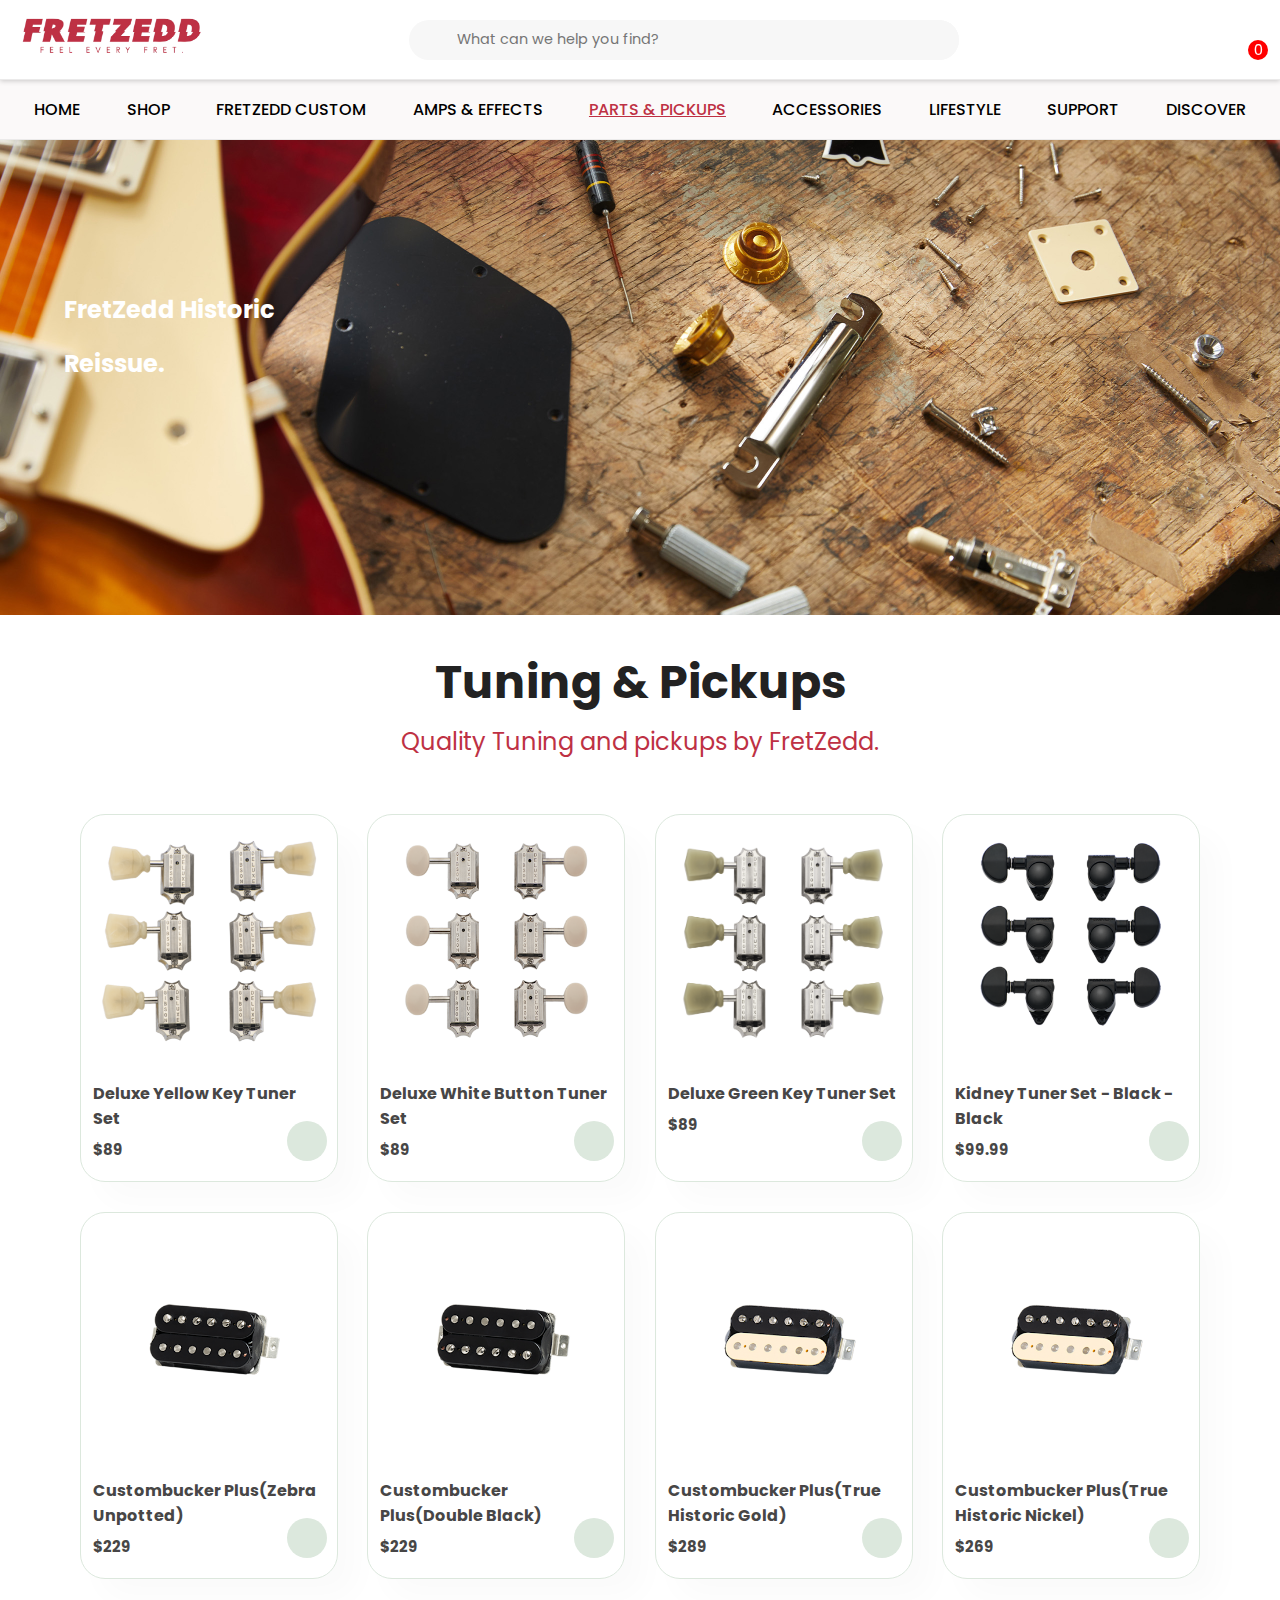
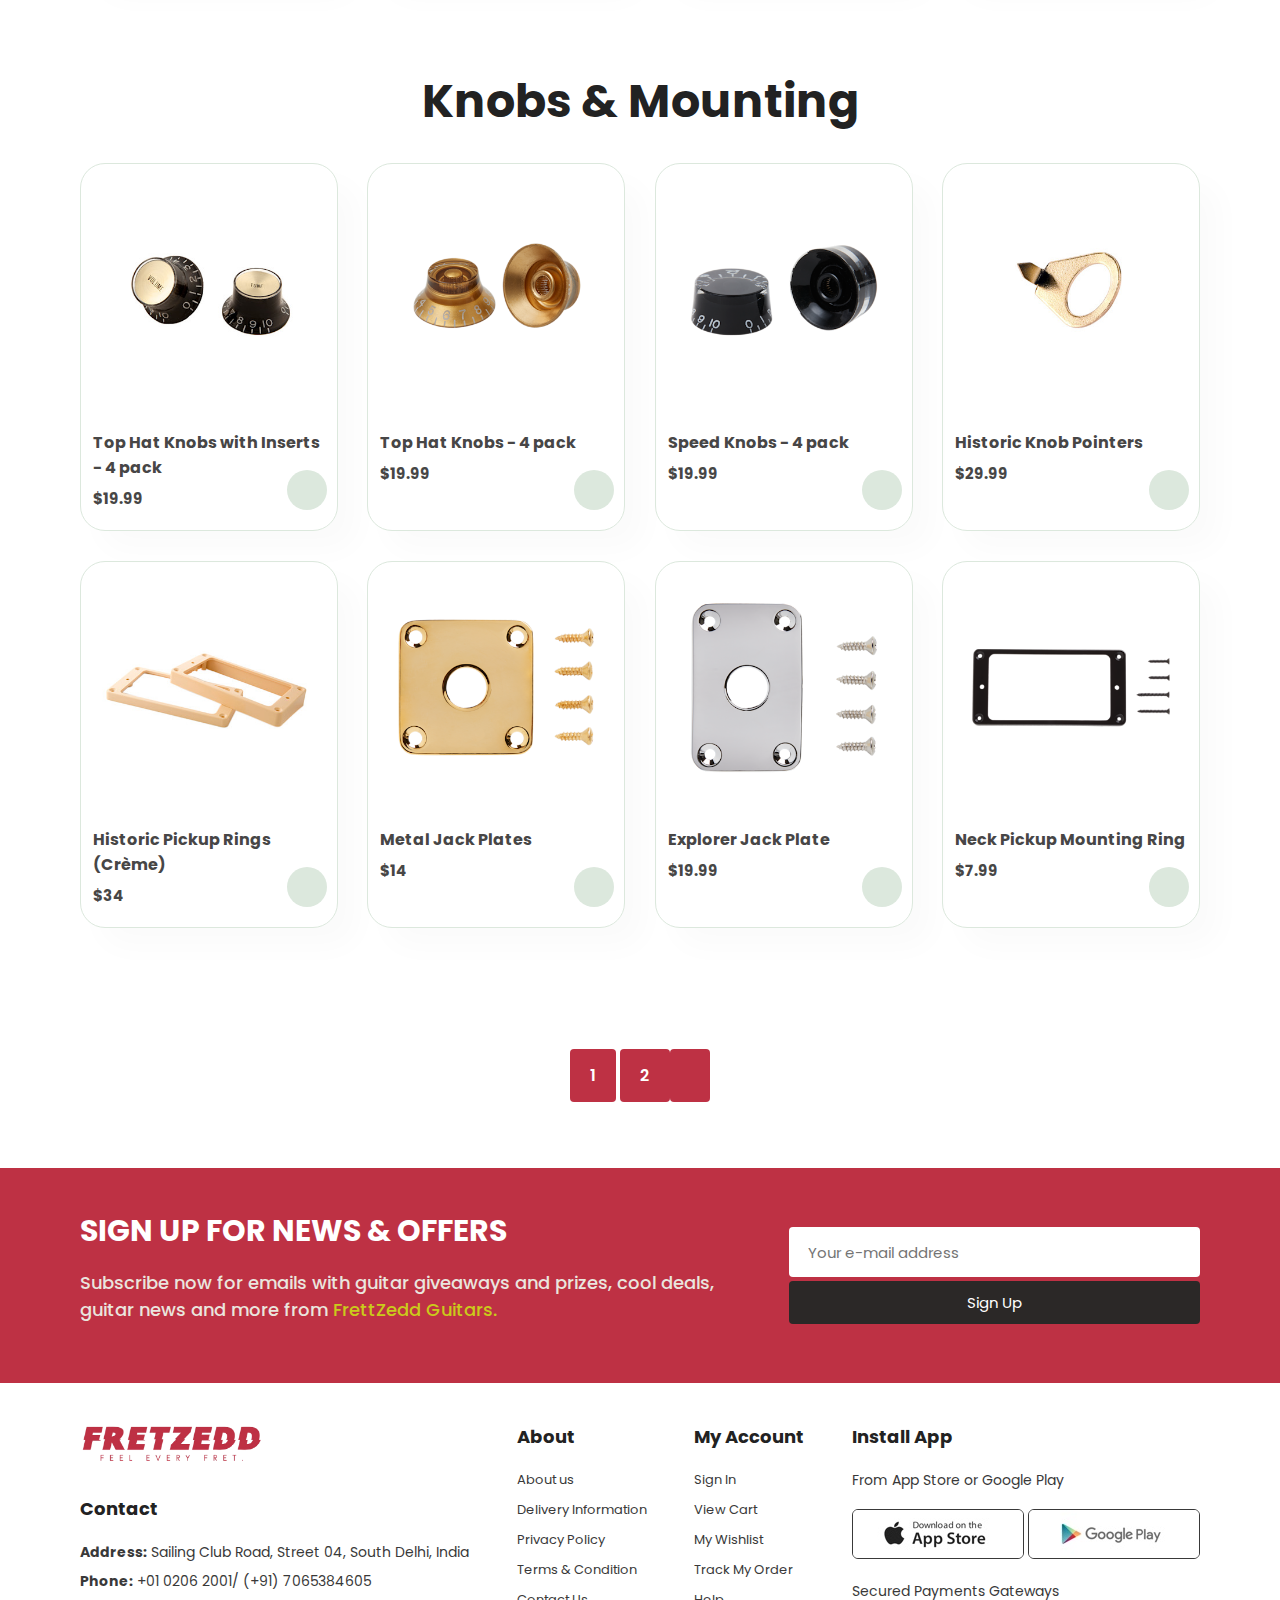
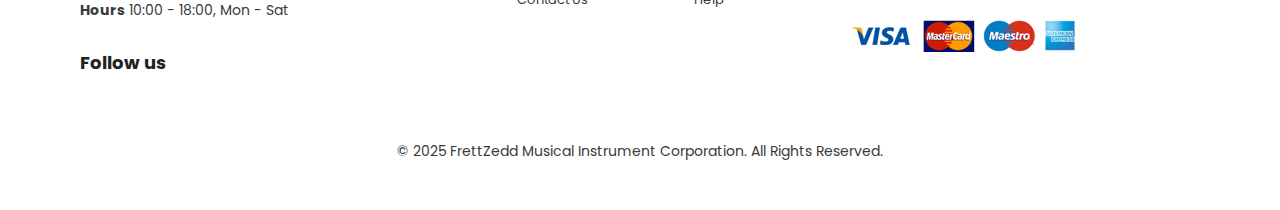
<file: parts.html>
<!DOCTYPE html>
<html lang="en">
  <head>
    <meta charset="UTF-8" />
    <meta name="viewport" content="width=device-width, initial-scale=1.0" />
    <title>FretZedd Guitars</title>
    <link
      rel="stylesheet"
      href="https://cdnjs.cloudflare.com/ajax/libs/font-awesome/6.6.0/css/all.min.css"
      integrity="sha512-Kc323vGBEqzTmouAECnVceyQqyqdsSiqLQISBL29aUW4U/M7pSPA/gEUZQqv1cwx4OnYxTxve5UMg5GT6L4JJg=="
      crossorigin="anonymous"
      referrerpolicy="no-referrer"
    />
    <link rel="stylesheet" href="style.css" />
  </head>
  <body>
    <header>
        <div class="header">
          <div class="logo">
            <a href="index.html"><img src="./images/Brand logo.png" alt="Brand Logo" /></a>
          </div>
          <div class="head-search">
            <div class="search-icon">
              <i class="fa-solid fa-magnifying-glass"></i>
            </div>
            <input
              type="text"
              placeholder="What can we help you find?"
              class="search-input"
            />
          </div>
          <div class="logos">
            <div class="logo1">
              <i class="fa-solid fa-location-dot"></i>
            </div>
            <div class="logo2">
              <i class="fa-solid fa-user"></i>
            </div>
            <div class="logo3">
              
                <i class="fa-solid fa-cart-shopping"></i>
              
              <span>0</span>
            </div>
          </div>
        </div>
      </header>

    <nav class="nav">
      <div id="mobile">
        <i id="bar" class="fa-solid fa-bars"></i>
      </div>
      <ul id="navbar">
        <li><a href="index.html">HOME</a></li>
        <li><a href="shop.html">SHOP</a></li>
        <li><a href="custom.html">FRETZEDD CUSTOM</a></li>
        <li><a href="amps.html">AMPS & EFFECTS</a></li>
        <li><a class="active" href="parts.html">PARTS & PICKUPS</a></li>
        <li><a href="accesories.html">ACCESSORIES</a></li>
        <li><a href="lifestyle.html">LIFESTYLE</a></li>
        <li><a href="support.html">SUPPORT</a></li>
        <li><a href="discover.html">DISCOVER</a></li>
        <a href="#" id="close"><i class="fa-solid fa-x"></i></a>
      </ul>
    </nav>

    <section class="shopbanner">
      <img src="./images/parts&pickups.jpg" alt="banner" />
      <div class="shop-text">
        <h2>FretZedd Historic</h2>
        <h2>Reissue.</h2>
      </div>
    </section>

    <section id="product1" class="section-p1">
      <h2>Tuning & Pickups</h2>
      <p style="color: rgb(190, 49, 68); font-size: 1.5rem">
        Quality Tuning and pickups by FretZedd.
      </p>
      <div class="pro-container">
        <div class="pro">
          <img src="./images/tuning1.png" alt="" />
          <div class="des">
            <h5>Deluxe Yellow Key Tuner Set</h5>
            <h4>$89</h4>
          </div>
          <a href="#"><i class="fa-solid fa-cart-shopping cart"></i></a>
        </div>
        <div class="pro">
          <img src="./images/tuning2.png" alt="" />
          <div class="des">
            <h5>Deluxe White Button Tuner Set</h5>
            <h4>$89</h4>
          </div>
          <a href="#"><i class="fa-solid fa-cart-shopping cart"></i></a>
        </div>
        <div class="pro">
          <img src="./images/tuning3 (1).png" alt="" />
          <div class="des">
            <h5>Deluxe Green Key Tuner Set</h5>
            <h4>$89</h4>
          </div>
          <a href="#"><i class="fa-solid fa-cart-shopping cart"></i></a>
        </div>
        <div class="pro">
          <img src="./images/tuning4.png" alt="" />
          <div class="des">
            <h5>Kidney Tuner Set - Black - Black</h5>
            <h4>$99.99</h4>
          </div>
          <a href="#"><i class="fa-solid fa-cart-shopping cart"></i></a>
        </div>
        <div class="pro">
          <img src="./images/pick1.png" alt="" />
          <div class="des">
            <h5>Custombucker Plus(Zebra Unpotted)</h5>
            <h4>$229</h4>
          </div>
          <a href="#"><i class="fa-solid fa-cart-shopping cart"></i></a>
        </div>
        <div class="pro">
          <img src="./images/pick2.png" alt="" />
          <div class="des">
            <h5>Custombucker Plus(Double Black)</h5>
            <h4>$229</h4>
          </div>
          <a href="#"><i class="fa-solid fa-cart-shopping cart"></i></a>
        </div>
        <div class="pro">
          <img src="./images/pick3.png" alt="" />
          <div class="des">
            <h5>Custombucker Plus(True Historic Gold)</h5>
            <h4>$289</h4>
          </div>
          <a href="#"><i class="fa-solid fa-cart-shopping cart"></i></a>
        </div>
        <div class="pro">
          <img src="./images/pick4.png" alt="" />
          <div class="des">
            <h5>Custombucker Plus(True Historic Nickel)</h5>
            <h4>$269</h4>
          </div>
          <a href="#"><i class="fa-solid fa-cart-shopping cart"></i></a>
        </div>
      </div>
    </section>

    <div class="cartTab">
        <h1>Shopping Cart</h1>
        <div class="listCart">
           <div class="item">
            <div class="cart-img">
              <img src="./images/cartimage1.jpg" alt="">
            </div>
            <div class="cart-name">
              NAME
            </div>
            <div class="totalPrice">
              $0.00
            </div>
            <div class="quantity">
              <span class="minus"><</span>
              <span>1</span>
              <span class="plus">></span>
            </div>
           </div>
           
        </div>
        <div class="cartbtn">
          <button class="closeBtn">CLOSE</button>
          <button class="checkoutbtn">CHECK OUT</button>
        </div>
      </div>

    <section id="product1" class="section-p1">
      <h2>Knobs & Mounting</h2>
      <div class="pro-container">
        <div class="pro">
          <img src="./images/knob1.jpg" alt="" />
          <div class="des">
            <h5>Top Hat Knobs with Inserts - 4 pack</h5>
            <h4>$19.99</h4>
          </div>
          <a href="#"><i class="fa-solid fa-cart-shopping cart"></i></a>
        </div>
        <div class="pro">
          <img src="./images/knob2.png" alt="" />
          <div class="des">
            <h5>Top Hat Knobs - 4 pack</h5>
            <h4>$19.99</h4>
          </div>
          <a href="#"><i class="fa-solid fa-cart-shopping cart"></i></a>
        </div>
        <div class="pro">
          <img src="./images/knob3.png" alt="" />
          <div class="des">
            <h5>Speed Knobs - 4 pack</h5>
            <h4>$19.99</h4>
          </div>
          <a href="#"><i class="fa-solid fa-cart-shopping cart"></i></a>
        </div>
        <div class="pro">
          <img src="./images/knob4.jpg" alt="" />
          <div class="des">
            <h5>Historic Knob Pointers</h5>
            <h4>$29.99</h4>
          </div>
          <a href="#"><i class="fa-solid fa-cart-shopping cart"></i></a>
        </div>
        <div class="pro">
          <img src="./images/mounting1.jpg" alt="" />
          <div class="des">
            <h5>Historic Pickup Rings (Crème)</h5>
            <h4>$34</h4>
          </div>
          <a href="#"><i class="fa-solid fa-cart-shopping cart"></i></a>
        </div>
        <div class="pro">
          <img src="./images/mounting2.png" alt="" />
          <div class="des">
            <h5>Metal Jack Plates</h5>
            <h4>$14</h4>
          </div>
          <a href="#"><i class="fa-solid fa-cart-shopping cart"></i></a>
        </div>
        <div class="pro">
          <img src="./images/mounting3.png" alt="" />
          <div class="des">
            <h5>Explorer Jack Plate</h5>
            <h4>$19.99</h4>
          </div>
          <a href="#"><i class="fa-solid fa-cart-shopping cart"></i></a>
        </div>
        <div class="pro">
          <img src="./images/mounting4.png" alt="" />
          <div class="des">
            <h5>Neck Pickup Mounting Ring</h5>
            <h4>$7.99</h4>
          </div>
          <a href="#"><i class="fa-solid fa-cart-shopping cart"></i></a>
        </div>
      </div>
    </section>

    <section id="pagination" class="section-p1 section-m1">
      <a href="#">1</a>
      <a href="#">2</a>
      <a href="#"><i class="fa-solid fa-arrow-right-long"></i></a>
    </section>

    <section id="newsletter" class="section-p1">
      <div class="newstext">
        <h3>SIGN UP FOR NEWS & OFFERS</h3>
        <p>
          Subscribe now for emails with guitar giveaways and prizes, cool
          deals,<br />
          guitar news and more from <span>FrettZedd Guitars.</span>
        </p>
      </div>
      <div class="form">
        <input type="text" placeholder="Your e-mail address" />
        <button>Sign Up</button>
      </div>
    </section>

    <footer class="section-p1">
      <div class="col">
        <img src="./images/Brand logo.png" alt="" id="footer-logo" />
        <h4>Contact</h4>
        <p>
          <strong>Address:</strong> Sailing Club Road, Street 04, South Delhi,
          India
        </p>
        <p><strong>Phone:</strong> +01 0206 2001/ (+91) 7065384605</p>
        <p><strong>Hours</strong> 10:00 - 18:00, Mon - Sat</p>
        <div class="follow">
          <h4>Follow us</h4>
          <div class="icon">
            <i class="fab fa-facebook-f"></i>
            <i class="fab fa-twitter"></i>
            <i class="fab fa-instagram"></i>
            <i class="fab fa-pinterest"></i>
            <i class="fab fa-youtube"></i>
          </div>
        </div>
      </div>
      <div class="col">
        <h4>About</h4>
        <a href="#">About us</a>
        <a href="#">Delivery Information</a>
        <a href="#">Privacy Policy</a>
        <a href="#">Terms & Condition</a>
        <a href="#">Contact Us</a>
      </div>
      <div class="col">
        <h4>My Account</h4>
        <a href="#">Sign In</a>
        <a href="#">View Cart</a>
        <a href="#">My Wishlist</a>
        <a href="#">Track My Order</a>
        <a href="#">Help</a>
      </div>

      <div class="col install">
        <h4>Install App</h4>
        <p>From App Store or Google Play</p>
        <div class="row">
          <img src="./images/app.jpg" alt="app store" />
          <img src="./images/play.jpg" alt="play store" />
        </div>
        <p>Secured Payments Gateways</p>
        <img src="./images/pay.png" alt="" />
      </div>

      <div class="copyright">
        <p>
          © 2025 FrettZedd Musical Instrument Corporation. All Rights Reserved.
        </p>
      </div>
    </footer>

    <script src="script.js"></script>
  </body>
</html>
</file>
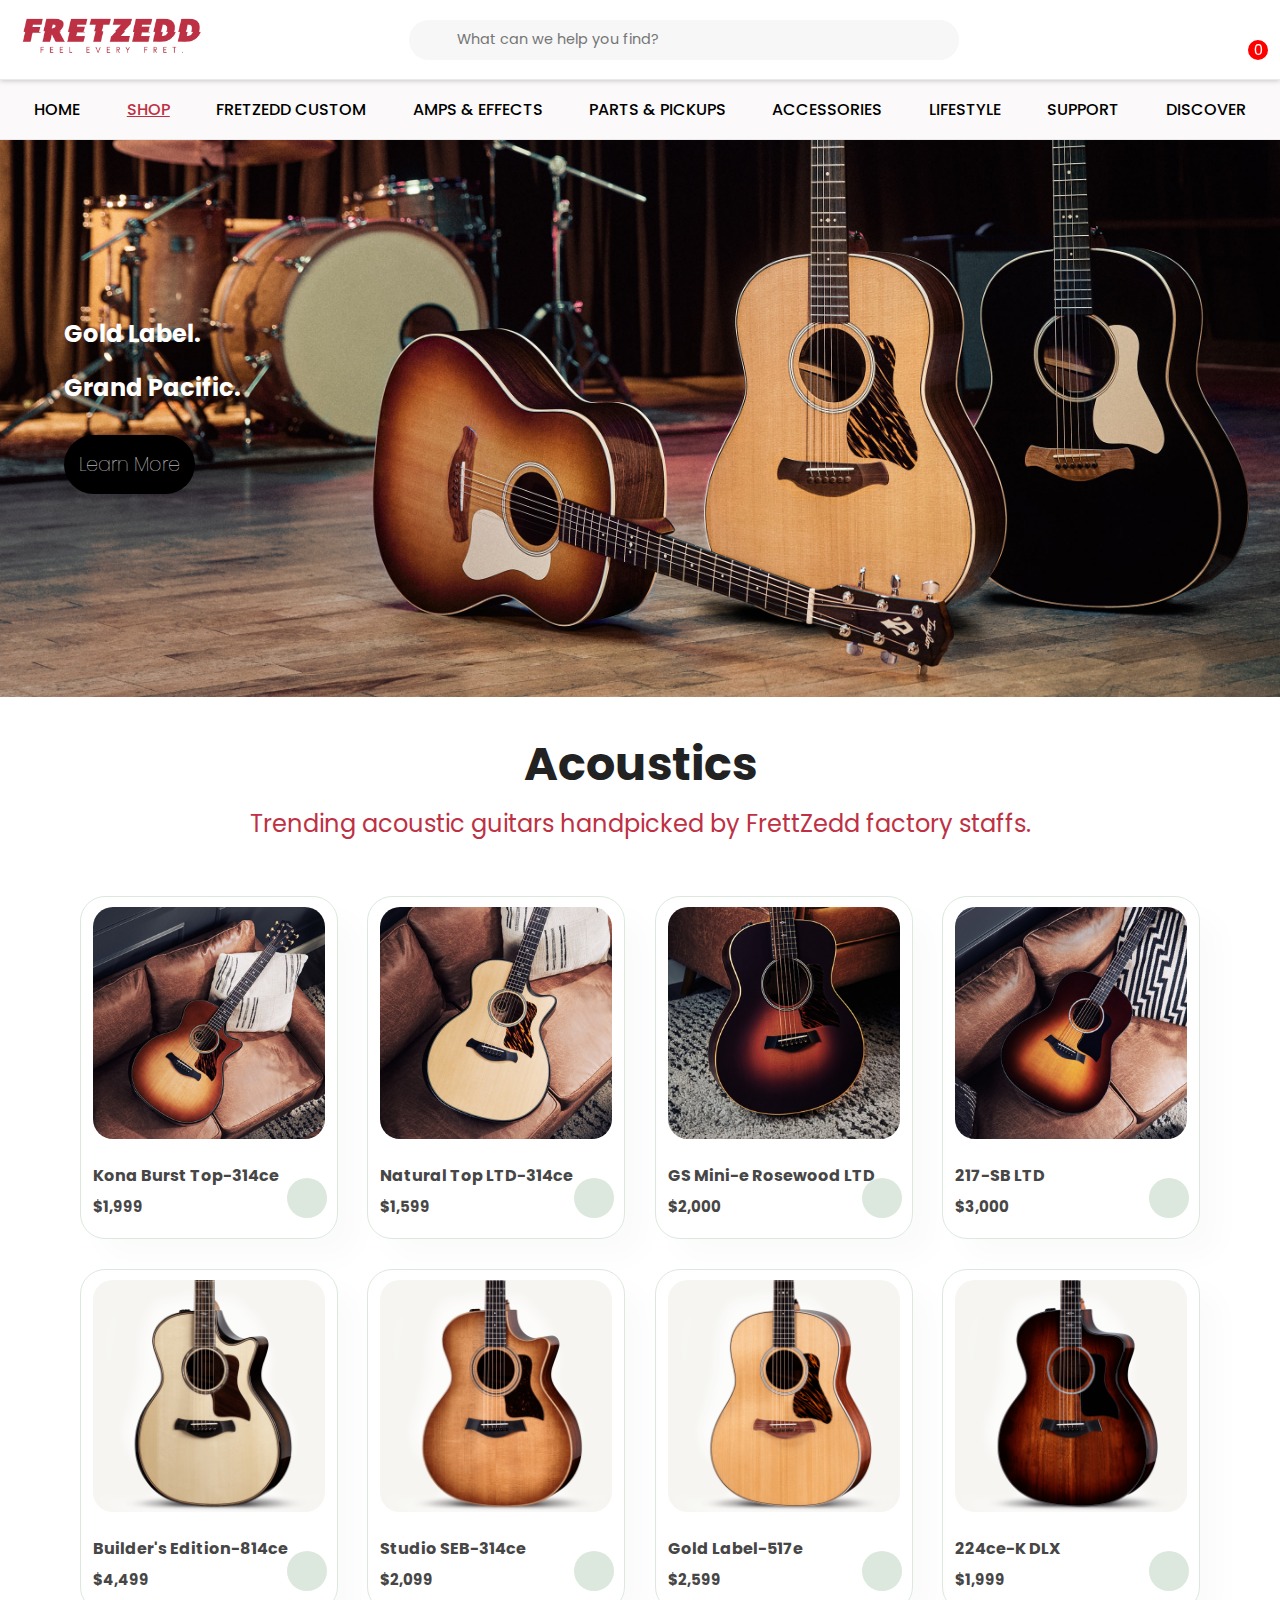
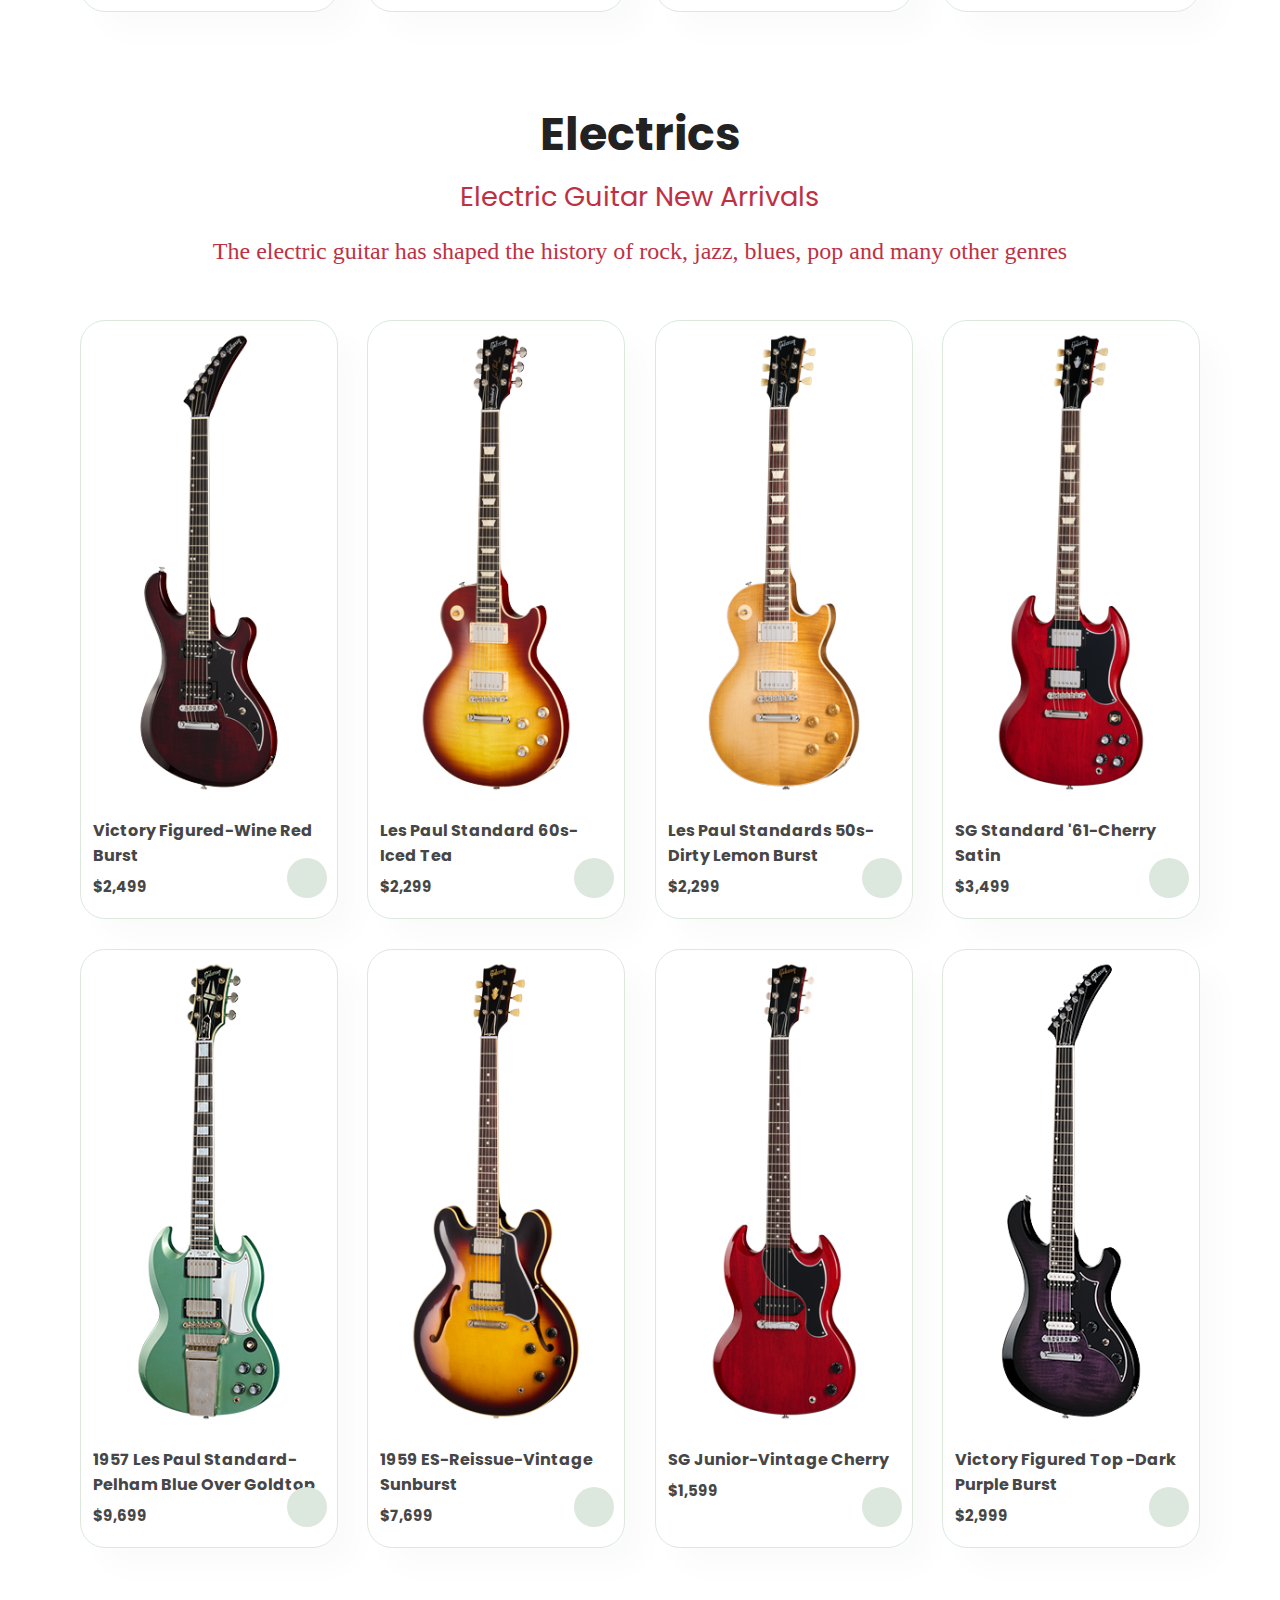
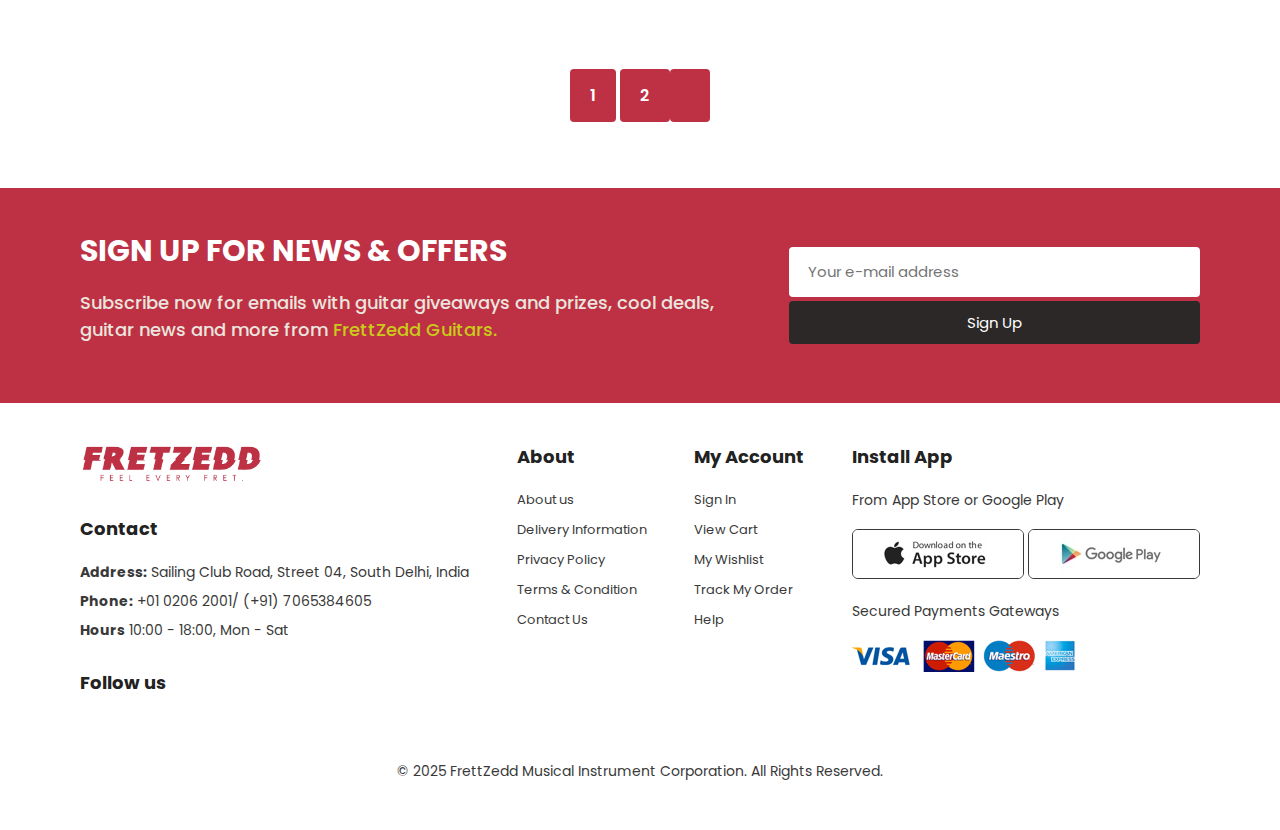
<file: shop.html>
<!DOCTYPE html>
<html lang="en">
  <head>
    <meta charset="UTF-8" />
    <meta name="viewport" content="width=device-width, initial-scale=1.0" />
    <title>FretZedd Guitars</title>
    <link
      rel="stylesheet"
      href="https://cdnjs.cloudflare.com/ajax/libs/font-awesome/6.6.0/css/all.min.css"
      integrity="sha512-Kc323vGBEqzTmouAECnVceyQqyqdsSiqLQISBL29aUW4U/M7pSPA/gEUZQqv1cwx4OnYxTxve5UMg5GT6L4JJg=="
      crossorigin="anonymous"
      referrerpolicy="no-referrer"
    />
    <link rel="stylesheet" href="style.css" />
  </head>
  <body>
    <header>
      <div class="header">
        <div class="logo">
          <a href="index.html"><img src="./images/Brand logo.png" alt="Brand Logo" /></a>
        </div>
        <div class="head-search">
          <div class="search-icon">
            <i class="fa-solid fa-magnifying-glass"></i>
          </div>
          <input
            type="text"
            placeholder="What can we help you find?"
            class="search-input"
          />
        </div>
        <div class="logos">
          <div class="logo1">
            <i class="fa-solid fa-location-dot"></i>
          </div>
          <div class="logo2">
            <i class="fa-solid fa-user"></i>
          </div>
          <div class="logo3">
            
              <i class="fa-solid fa-cart-shopping"></i>
            
            <span>0</span>
          </div>
        </div>
      </div>
    </header>

    <nav class="nav">
      <div id="mobile">
        <i id="bar" class="fa-solid fa-bars"></i>
      </div>
      <ul id="navbar">
        <li><a href="index.html">HOME</a></li>
        <li><a class="active" href="shop.html">SHOP</a></li>
        <li><a href="custom.html">FRETZEDD CUSTOM</a></li>
        <li><a href="amps.html">AMPS & EFFECTS</a></li>
        <li><a href="parts.html">PARTS & PICKUPS</a></li>
        <li><a href="accesories.html">ACCESSORIES</a></li>
        <li><a href="lifestyle.html">LIFESTYLE</a></li>
        <li><a href="support.html">SUPPORT</a></li>
        <li><a href="discover.html">DISCOVER</a></li>
        <a href="#" id="close"><i class="fa-solid fa-x"></i></a>
      </ul>
    </nav>
     
    <section class="shopbanner">
      <img src="./images/shopbanner.jpg" alt="banner">
      <div class="shop-text">
        <h2>Gold Label.</h2>
        <h2>Grand Pacific.</h2>
        <button>Learn More</button>
      </div>
    </section>

    <section id="product1" class="section-p1">
      <h2>Acoustics</h2>
      <p style="color: rgb(190, 49, 68); font-size: 1.5rem">
        Trending acoustic guitars handpicked by FrettZedd factory staffs. 
      </p>
      <div class="pro-container">
        <div class="pro" onclick="window.location.href='singleProduct.html'">
          <img src="./images/card1.jpg" alt="" />
          <div class="des">
            <h5>Kona Burst Top-314ce</h5>
            <div class="star">
              <i class="fas fa-star"></i>
              <i class="fas fa-star"></i>
              <i class="fas fa-star"></i>
              <i class="fas fa-star"></i>
              <i class="fas fa-star"></i>
            </div>
            <h4>$1,999</h4>
          </div>
          <a href="#"><i class="fa-solid fa-cart-shopping cart"></i></a>
        </div>
        <div class="pro" onclick="window.location.href='singleProduct1.html'">
          <img src="./images/card2.jpg" alt="" />
          <div class="des">
            <h5>Natural Top LTD-314ce</h5>
            <div class="star">
              <i class="fas fa-star"></i>
              <i class="fas fa-star"></i>
              <i class="fas fa-star"></i>
              <i class="fas fa-star"></i>
              <!-- <i class="fas fa-star"></i> -->
            </div>
            <h4>$1,599</h4>
          </div>
          <a href="#"><i class="fa-solid fa-cart-shopping cart"></i></a>
        </div>
        <div class="pro" onclick="window.location.href='singleProduct2.html'">
          <img src="./images/card3.jpg" alt="" />
          <div class="des">
            <h5>GS Mini-e Rosewood LTD</h5>
            <div class="star">
              <i class="fas fa-star"></i>
              <i class="fas fa-star"></i>
              <i class="fas fa-star"></i>
              <i class="fas fa-star"></i>
              <i class="fas fa-star"></i>
            </div>
            <h4>$2,000</h4>
          </div>
          <a href="#"><i class="fa-solid fa-cart-shopping cart"></i></a>
        </div>
        <div class="pro" onclick="window.location.href='singleProduct3.html'">
          <img src="./images/card4.jpg" alt="" />
          <div class="des">
            <h5>217-SB LTD</h5>
            <div class="star">
              <i class="fas fa-star"></i>
              <i class="fas fa-star"></i>
              <i class="fas fa-star"></i>
              <i class="fas fa-star"></i>
              <i class="fas fa-star"></i>
            </div>
            <h4>$3,000</h4>
          </div>
          <a href="#"><i class="fa-solid fa-cart-shopping cart"></i></a>
        </div>
        <div class="pro" onclick="window.location.href='singleProduct4.html'">
          <img src="./images/card5.png" alt="" />
          <div class="des">
            <h5>Builder's Edition-814ce</h5>
            <div class="star">
              <i class="fas fa-star"></i>
              <i class="fas fa-star"></i>
              <i class="fas fa-star"></i>
              <i class="fas fa-star"></i>
              <i class="fas fa-star"></i>
            </div>
            <h4>$4,499</h4>
          </div>
          <a href="#"><i class="fa-solid fa-cart-shopping cart"></i></a>
        </div>
        <div class="pro" onclick="window.location.href='singleProduct5.html'">
          <img src="./images/card6.png" alt="" />
          <div class="des">
            <h5>Studio SEB-314ce</h5>
            <div class="star">
              <i class="fas fa-star"></i>
              <i class="fas fa-star"></i>
              <i class="fas fa-star"></i>
              <i class="fas fa-star"></i>
              <i class="fas fa-star"></i>
            </div>
            <h4>$2,099</h4>
          </div>
          <a href="#"><i class="fa-solid fa-cart-shopping cart"></i></a>
        </div>
        <div class="pro" onclick="window.location.href='singleProduct6.html'">
          <img src="./images/card7.png" alt="" />
          <div class="des">
            <h5>Gold Label-517e</h5>
            <div class="star">
              <i class="fas fa-star"></i>
              <i class="fas fa-star"></i>
              <i class="fas fa-star"></i>
              <i class="fas fa-star"></i>
              <!-- <i class="fas fa-star"></i> -->
            </div>
            <h4>$2,599</h4>
          </div>
          <a href="#"><i class="fa-solid fa-cart-shopping cart"></i></a>
        </div>
        <div class="pro" onclick="window.location.href='singleProduct7.html'">
          <img src="./images/card8.png" alt="" />
          <div class="des">
            <h5>224ce-K DLX</h5>
            <div class="star">
              <i class="fas fa-star"></i>
              <i class="fas fa-star"></i>
              <i class="fas fa-star"></i>
              <!-- <i class="fas fa-star"></i> -->
              <!-- <i class="fas fa-star"></i> -->
            </div>
            <h4>$1,999</h4>
          </div>
          <a href="#"><i class="fa-solid fa-cart-shopping cart"></i></a>
        </div>
      </div>
    </section>

    <div class="cartTab">
      <h1>Shopping Cart</h1>
      <div class="listCart">
         <div class="item">
          <div class="cart-img">
            <img src="./images/cartimage1.jpg" alt="">
          </div>
          <div class="cart-name">
            NAME
          </div>
          <div class="totalPrice">
            $0.00
          </div>
          <div class="quantity">
            <span class="minus"><</span>
            <span>1</span>
            <span class="plus">></span>
          </div>
         </div>
         
      </div>
      <div class="cartbtn">
        <button class="closeBtn">CLOSE</button>
        <button class="checkoutbtn">CHECK OUT</button>
      </div>
    </div>


    <section id="product1" class="section-p1">
      <h2>Electrics</h2>
      <p style="color: rgb(190, 49, 68); font-size: 1.7rem">
        Electric Guitar New Arrivals
      </p>
      <p
        id="p1"
        style="
          color: rgb(190, 49, 68);
          font-size: 1.5rem;
          font-family: 'Franklin Gothic Medium';
        "
      >
        The electric guitar has shaped the history of rock, jazz, blues, pop and
        many other genres
      </p>
      <div class="pro-container">
        <div class="pro">
          <img src="./images/items-card1.png" alt="" />
          <div class="des">
            <h5>Victory Figured-Wine Red Burst</h5>
            <div class="star">
              <i class="fas fa-star"></i>
              <i class="fas fa-star"></i>
              <i class="fas fa-star"></i>
              <i class="fas fa-star"></i>
              <i class="fas fa-star"></i>
            </div>
            <h4>$2,499</h4>
          </div>
          <a href="#"><i class="fa-solid fa-cart-shopping cart"></i></a>
        </div>
        <div class="pro">
          <img src="./images/items-card2.png" alt="" />
          <div class="des">
            <h5>Les Paul Standard 60s-Iced Tea</h5>
            <div class="star">
              <i class="fas fa-star"></i>
              <i class="fas fa-star"></i>
              <i class="fas fa-star"></i>
              <i class="fas fa-star"></i>
              <i class="fas fa-star"></i>
            </div>
            <h4>$2,299</h4>
          </div>
          <a href="#"><i class="fa-solid fa-cart-shopping cart"></i></a>
        </div>
        <div class="pro">
          <img src="./images/items-card3.png" alt="" />
          <div class="des">
            <h5>Les Paul Standards 50s-Dirty Lemon Burst</h5>
            <div class="star">
              <i class="fas fa-star"></i>
              <i class="fas fa-star"></i>
              <i class="fas fa-star"></i>
              <i class="fas fa-star"></i>
              <i class="fas fa-star"></i>
            </div>
            <h4>$2,299</h4>
          </div>
          <a href="#"><i class="fa-solid fa-cart-shopping cart"></i></a>
        </div>
        <div class="pro">
          <img src="./images/items-card4.png" alt="" />
          <div class="des">
            <h5>SG Standard '61-Cherry Satin</h5>
            <div class="star">
              <i class="fas fa-star"></i>
              <i class="fas fa-star"></i>
              <i class="fas fa-star"></i>
              <i class="fas fa-star"></i>
              <i class="fas fa-star"></i>
            </div>
            <h4>$3,499</h4>
          </div>
          <a href="#"><i class="fa-solid fa-cart-shopping cart"></i></a>
        </div>
        <div class="pro">
          <img src="./images/items-card5.png" alt="" />
          <div class="des">
            <h5>1957 Les Paul Standard-Pelham Blue Over Goldtop</h5>
            <div class="star">
              <i class="fas fa-star"></i>
              <i class="fas fa-star"></i>
              <i class="fas fa-star"></i>
              <i class="fas fa-star"></i>
              <i class="fas fa-star"></i>
            </div>
            <h4>$9,699</h4>
          </div>
          <a href="#"><i class="fa-solid fa-cart-shopping cart"></i></a>
        </div>
        <div class="pro">
          <img src="./images/items-card6.png" alt="" />
          <div class="des">
            <h5>1959 ES-Reissue-Vintage Sunburst</h5>
            <div class="star">
              <i class="fas fa-star"></i>
              <i class="fas fa-star"></i>
              <i class="fas fa-star"></i>
              <i class="fas fa-star"></i>
              <i class="fas fa-star"></i>
            </div>
            <h4>$7,699</h4>
          </div>
          <a href="#"><i class="fa-solid fa-cart-shopping cart"></i></a>
        </div>
        <div class="pro">
          <img src="./images/items-card7.png" alt="" />
          <div class="des">
            <h5>SG Junior-Vintage Cherry</h5>
            <div class="star">
              <i class="fas fa-star"></i>
              <i class="fas fa-star"></i>
              <i class="fas fa-star"></i>
              <i class="fas fa-star"></i>
              <!-- <i class="fas fa-star"></i> -->
            </div>
            <h4>$1,599</h4>
          </div>
          <a href="#"><i class="fa-solid fa-cart-shopping cart"></i></a>
        </div>
        <div class="pro">
          <img src="./images/items-card8.png" alt="" />
          <div class="des">
            <h5>Victory Figured Top -Dark Purple Burst</h5>
            <div class="star">
              <i class="fas fa-star"></i>
              <i class="fas fa-star"></i>
              <i class="fas fa-star"></i>
              <!-- <i class="fas fa-star"></i> -->
              <!-- <i class="fas fa-star"></i> -->
            </div>
            <h4>$2,999</h4>
          </div>
          <a href="#"><i class="fa-solid fa-cart-shopping cart"></i></a>
        </div>
      </div>
    </section>
    
    <section id="pagination" class="section-p1 section-m1">
      <a href="#">1</a>
      <a href="#">2</a>
      <a href="#"><i class="fa-solid fa-arrow-right-long"></i></a>
    </section>

    <section id="newsletter" class="section-p1">
      <div class="newstext">
        <h3>SIGN UP FOR NEWS & OFFERS</h3>
        <p>
          Subscribe now for emails with guitar giveaways and prizes, cool
          deals,<br />
          guitar news and more from <span>FrettZedd Guitars.</span>
        </p>
      </div>
      <div class="form">
        <input type="text" placeholder="Your e-mail address" />
        <button>Sign Up</button>
      </div>
    </section>

    <footer class="section-p1">
      <div class="col">
        <img src="./images/Brand logo.png" alt="" id="footer-logo" />
        <h4>Contact</h4>
        <p>
          <strong>Address:</strong> Sailing Club Road, Street 04, South Delhi,
          India
        </p>
        <p><strong>Phone:</strong> +01 0206 2001/ (+91) 7065384605</p>
        <p><strong>Hours</strong> 10:00 - 18:00, Mon - Sat</p>
        <div class="follow">
          <h4>Follow us</h4>
          <div class="icon">
            <i class="fab fa-facebook-f"></i>
            <i class="fab fa-twitter"></i>
            <i class="fab fa-instagram"></i>
            <i class="fab fa-pinterest"></i>
            <i class="fab fa-youtube"></i>
          </div>
        </div>
      </div>
      <div class="col">
        <h4>About</h4>
        <a href="#">About us</a>
        <a href="#">Delivery Information</a>
        <a href="#">Privacy Policy</a>
        <a href="#">Terms & Condition</a>
        <a href="#">Contact Us</a>
      </div>
      <div class="col">
        <h4>My Account</h4>
        <a href="#">Sign In</a>
        <a href="#">View Cart</a>
        <a href="#">My Wishlist</a>
        <a href="#">Track My Order</a>
        <a href="#">Help</a>
      </div>

      <div class="col install">
        <h4>Install App</h4>
        <p>From App Store or Google Play</p>
        <div class="row">
          <img src="./images/app.jpg" alt="app store" />
          <img src="./images/play.jpg" alt="play store" />
        </div>
        <p>Secured Payments Gateways</p>
        <img src="./images/pay.png" alt="" />
      </div>

      <div class="copyright">
        <p>
          © 2025 FrettZedd Musical Instrument Corporation. All Rights Reserved.
        </p>
      </div>
    </footer>

    <script src="script.js"></script>
  </body>
</html>
</file>
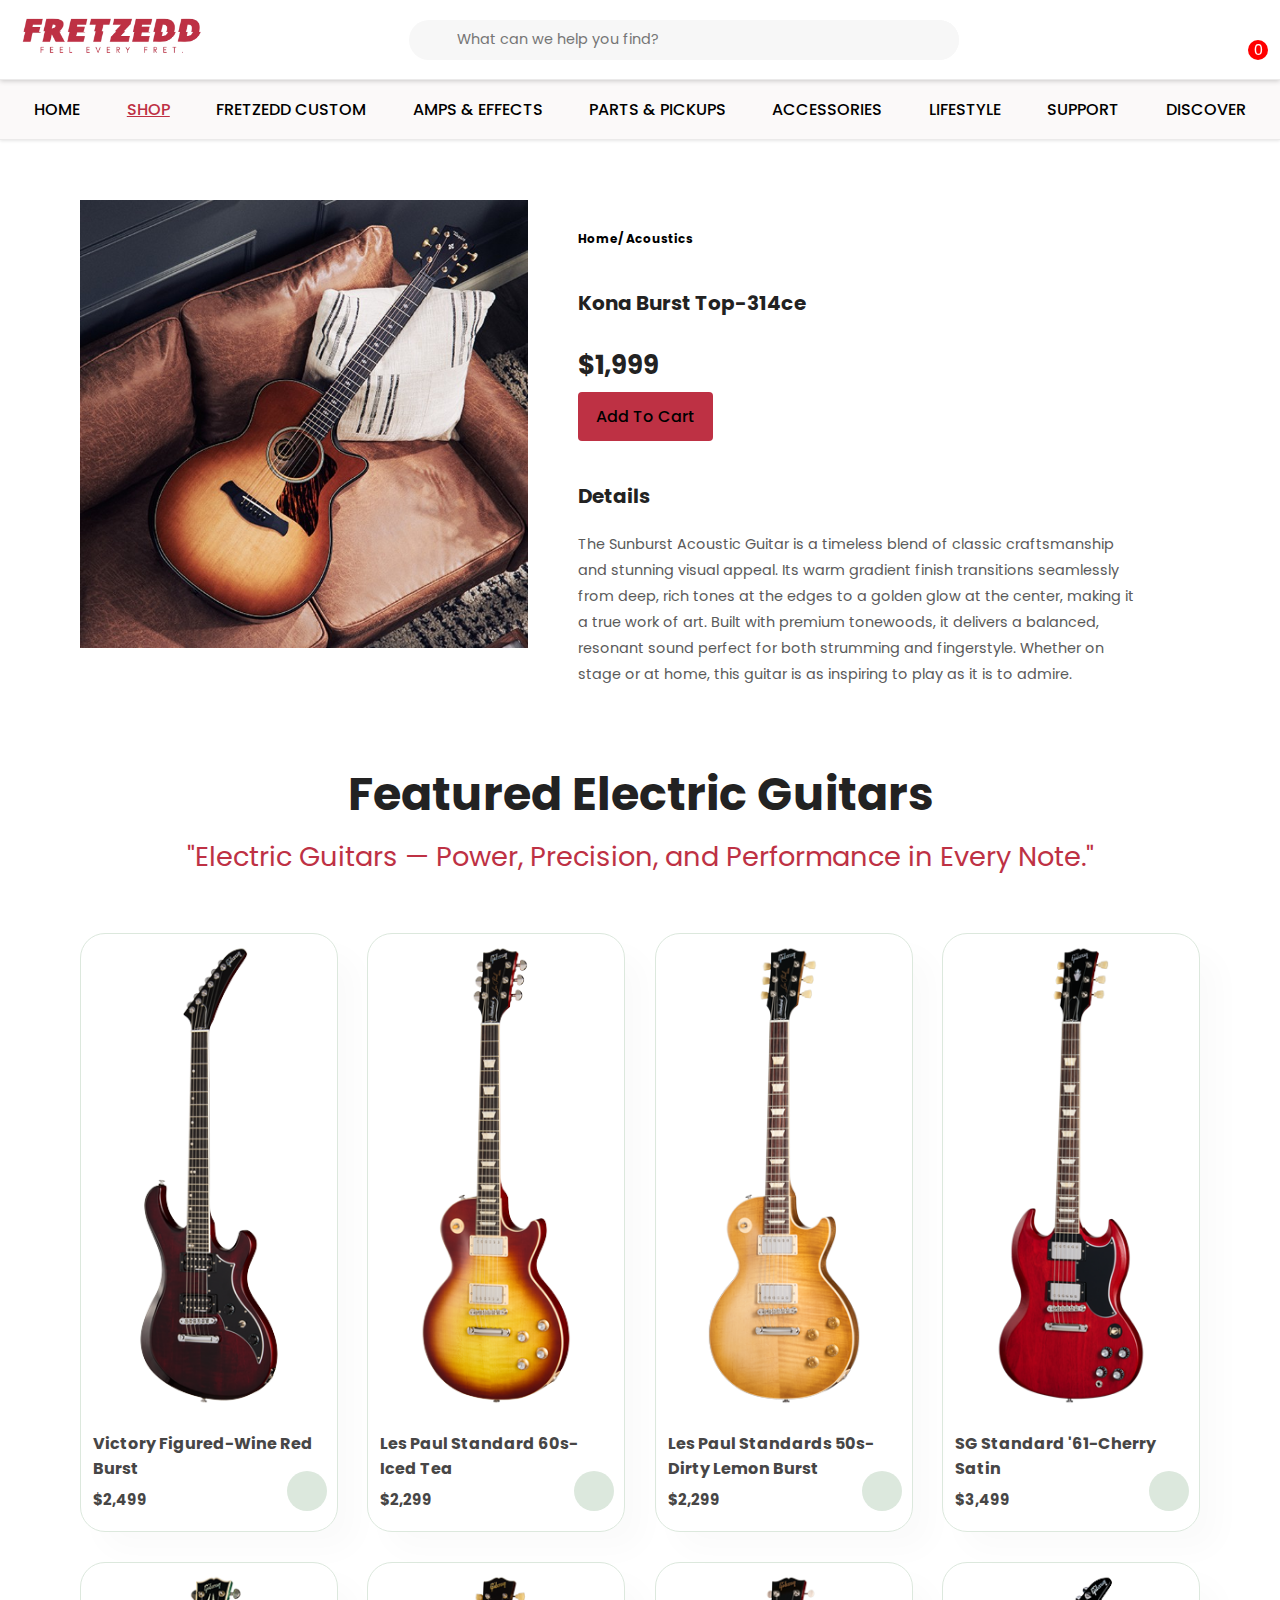
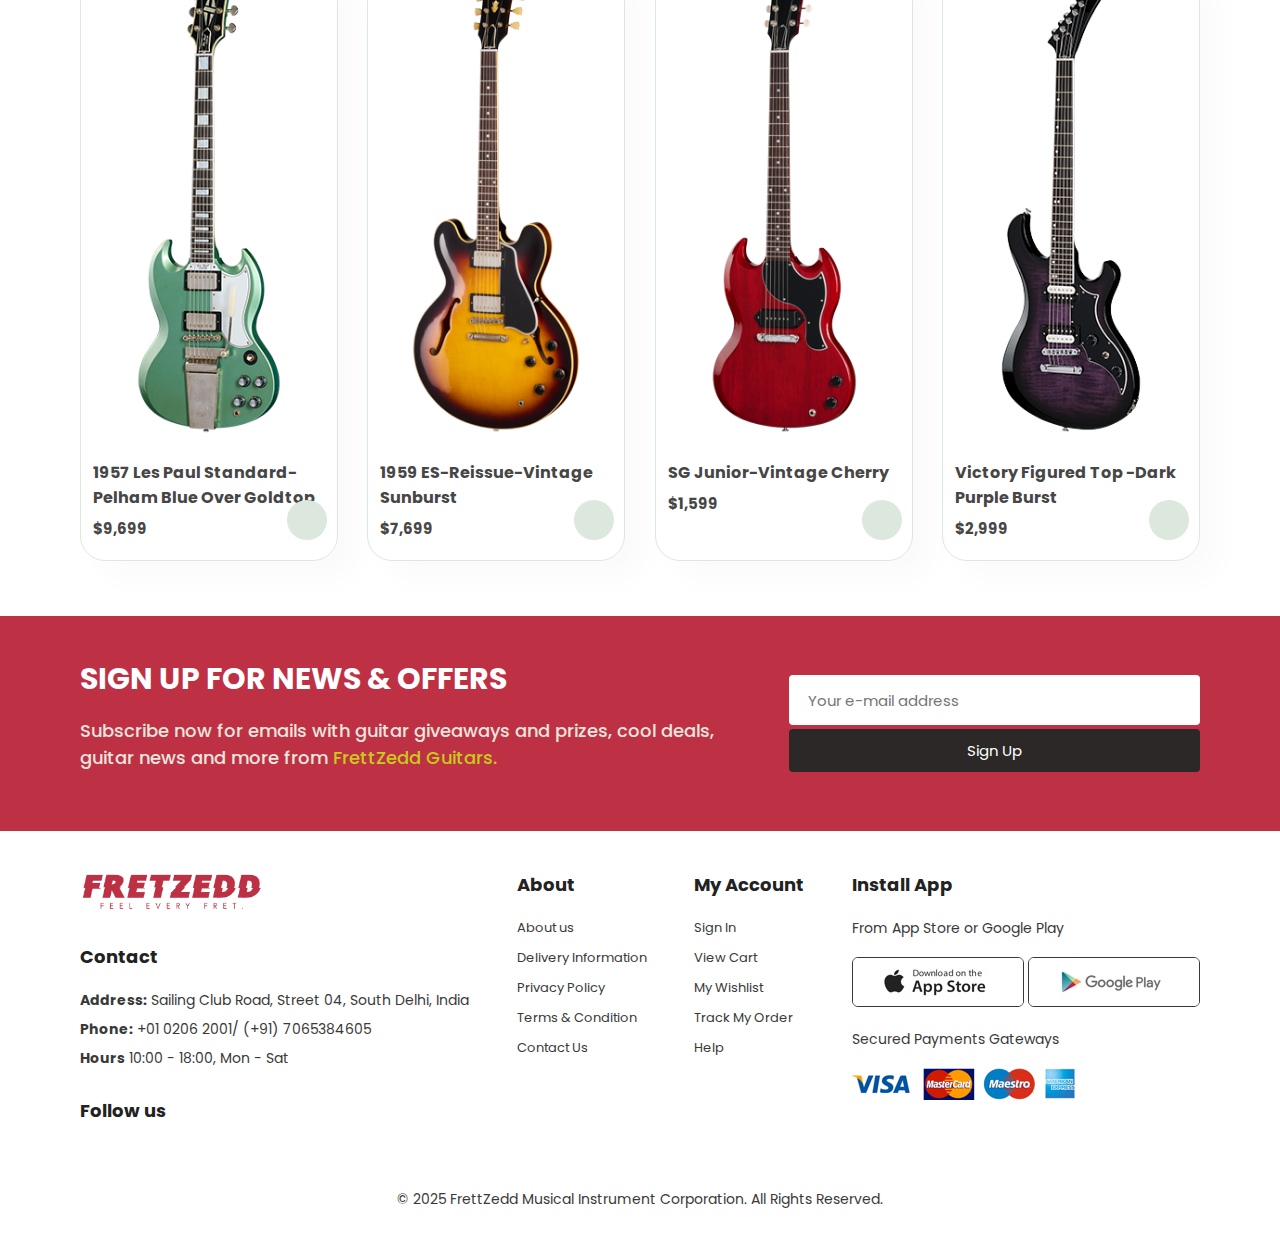
<file: singleProduct.html>
<!DOCTYPE html>
<html lang="en">
  <head>
    <meta charset="UTF-8" />
    <meta name="viewport" content="width=device-width, initial-scale=1.0" />
    <title>FretZedd Guitars</title>
    <link
      rel="stylesheet"
      href="https://cdnjs.cloudflare.com/ajax/libs/font-awesome/6.6.0/css/all.min.css"
      integrity="sha512-Kc323vGBEqzTmouAECnVceyQqyqdsSiqLQISBL29aUW4U/M7pSPA/gEUZQqv1cwx4OnYxTxve5UMg5GT6L4JJg=="
      crossorigin="anonymous"
      referrerpolicy="no-referrer"
    />
    <link rel="stylesheet" href="style.css" />
  </head>
  <body class="">
    <header>
      <div class="header">
        <div class="logo">
          <a href="index.html"><img src="./images/Brand logo.png" alt="Brand Logo" /></a>
        </div>
        <div class="head-search">
          <div class="search-icon">
            <i class="fa-solid fa-magnifying-glass"></i>
          </div>
          <input
            type="text"
            placeholder="What can we help you find?"
            class="search-input"
          />
        </div>
        <div class="logos">
          <div class="logo1">
            <i class="fa-solid fa-location-dot"></i>
          </div>
          <div class="logo2">
            <i class="fa-solid fa-user"></i>
          </div>
          <div class="logo3">
            
              <i class="fa-solid fa-cart-shopping"></i>
            
            <span>0</span>
          </div>
        </div>
      </div>
    </header>

    <nav class="nav">
      <div id="mobile">
        <i id="bar" class="fa-solid fa-bars"></i>
      </div>
      <ul id="navbar">
        <li><a href="index.html">HOME</a></li>
        <li><a class="active" href="shop.html">SHOP</a></li>
        <li><a href="custom.html">FRETZEDD CUSTOM</a></li>
        <li><a href="amps.html">AMPS & EFFECTS</a></li>
        <li><a href="parts.html">PARTS & PICKUPS</a></li>
        <li><a href="accesories.html">ACCESSORIES</a></li>
        <li><a href="lifestyle.html">LIFESTYLE</a></li>
        <li><a href="support.html">SUPPORT</a></li>
        <li><a href="discover.html">DISCOVER</a></li>
        <a href="#" id="close"><i class="fa-solid fa-x"></i></a>
      </ul>
    </nav>
    <section id="prodetails" class="section-p1">
      <div class="single-pro-image" >
        <img src="./images/card1.jpg" alt="" width="100%"/>
    </div> 
      <div class="single-pro-details">
        <h6>Home/ Acoustics</h6>
        <h4>Kona Burst Top-314ce</h4>
        <h2>$1,999</h2>
        <button class="addCart">Add To Cart</button>
        <h4>Details</h4>
        <span
          >The Sunburst Acoustic Guitar is a timeless blend of classic
          craftsmanship and stunning visual appeal. Its warm gradient finish
          transitions seamlessly from deep, rich tones at the edges to a golden
          glow at the center, making it a true work of art. Built with premium
          tonewoods, it delivers a balanced, resonant sound perfect for both
          strumming and fingerstyle. Whether on stage or at home, this guitar is
          as inspiring to play as it is to admire.</span
        >
      </div>
    </section>

    <div class="cartTab">
      <h1>Shopping Cart</h1>
      <div class="listCart">
         <div class="item">
          <div class="cart-img">
            <img src="./images/cartimage1.jpg" alt="">
          </div>
          <div class="cart-name">
            NAME
          </div>
          <div class="totalPrice">
            $0.00
          </div>
          <div class="quantity">
            <span class="minus"><</span>
            <span>1</span>
            <span class="plus">></span>
          </div>
         </div>
         
      </div>
      <div class="cartbtn">
        <button class="closeBtn">CLOSE</button>
        <button class="checkoutbtn">CHECK OUT</button>
      </div>
    </div>

    
   
    <section id="product1" class="section-p1">
        <h2>Featured Electric Guitars</h2>
        <p style="color: rgb(190, 49, 68); font-size: 1.7rem">
            "Electric Guitars — Power, Precision, and Performance in Every Note."
        </p>
        <div class="pro-container">
          <div class="pro">
            <img src="./images/items-card1.png" alt="" />
            <div class="des">
              <h5>Victory Figured-Wine Red Burst</h5>
              <div class="star">
                <i class="fas fa-star"></i>
                <i class="fas fa-star"></i>
                <i class="fas fa-star"></i>
                <i class="fas fa-star"></i>
                <i class="fas fa-star"></i>
              </div>
              <h4>$2,499</h4>
            </div>
            <a href="#"><i class="fa-solid fa-cart-shopping cart"></i></a>
          </div>
          <div class="pro">
            <img src="./images/items-card2.png" alt="" />
            <div class="des">
              <h5>Les Paul Standard 60s-Iced Tea</h5>
              <div class="star">
                <i class="fas fa-star"></i>
                <i class="fas fa-star"></i>
                <i class="fas fa-star"></i>
                <i class="fas fa-star"></i>
                <i class="fas fa-star"></i>
              </div>
              <h4>$2,299</h4>
            </div>
            <a href="#"><i class="fa-solid fa-cart-shopping cart"></i></a>
          </div>
          <div class="pro">
            <img src="./images/items-card3.png" alt="" />
            <div class="des">
              <h5>Les Paul Standards 50s-Dirty Lemon Burst</h5>
              <div class="star">
                <i class="fas fa-star"></i>
                <i class="fas fa-star"></i>
                <i class="fas fa-star"></i>
                <i class="fas fa-star"></i>
                <i class="fas fa-star"></i>
              </div>
              <h4>$2,299</h4>
            </div>
            <a href="#"><i class="fa-solid fa-cart-shopping cart"></i></a>
          </div>
          <div class="pro">
            <img src="./images/items-card4.png" alt="" />
            <div class="des">
              <h5>SG Standard '61-Cherry Satin</h5>
              <div class="star">
                <i class="fas fa-star"></i>
                <i class="fas fa-star"></i>
                <i class="fas fa-star"></i>
                <i class="fas fa-star"></i>
                <i class="fas fa-star"></i>
              </div>
              <h4>$3,499</h4>
            </div>
            <a href="#"><i class="fa-solid fa-cart-shopping cart"></i></a>
          </div>
          <div class="pro">
            <img src="./images/items-card5.png" alt="" />
            <div class="des">
              <h5>1957 Les Paul Standard-Pelham Blue Over Goldtop</h5>
              <div class="star">
                <i class="fas fa-star"></i>
                <i class="fas fa-star"></i>
                <i class="fas fa-star"></i>
                <i class="fas fa-star"></i>
                <i class="fas fa-star"></i>
              </div>
              <h4>$9,699</h4>
            </div>
            <a href="#"><i class="fa-solid fa-cart-shopping cart"></i></a>
          </div>
          <div class="pro">
            <img src="./images/items-card6.png" alt="" />
            <div class="des">
              <h5>1959 ES-Reissue-Vintage Sunburst</h5>
              <div class="star">
                <i class="fas fa-star"></i>
                <i class="fas fa-star"></i>
                <i class="fas fa-star"></i>
                <i class="fas fa-star"></i>
                <i class="fas fa-star"></i>
              </div>
              <h4>$7,699</h4>
            </div>
            <a href="#"><i class="fa-solid fa-cart-shopping cart"></i></a>
          </div>
          <div class="pro">
            <img src="./images/items-card7.png" alt="" />
            <div class="des">
              <h5>SG Junior-Vintage Cherry</h5>
              <div class="star">
                <i class="fas fa-star"></i>
                <i class="fas fa-star"></i>
                <i class="fas fa-star"></i>
                <i class="fas fa-star"></i>
                <!-- <i class="fas fa-star"></i> -->
              </div>
              <h4>$1,599</h4>
            </div>
            <a href="#"><i class="fa-solid fa-cart-shopping cart"></i></a>
          </div>
          <div class="pro">
            <img src="./images/items-card8.png" alt="" />
            <div class="des">
              <h5>Victory Figured Top -Dark Purple Burst</h5>
              <div class="star">
                <i class="fas fa-star"></i>
                <i class="fas fa-star"></i>
                <i class="fas fa-star"></i>
                <!-- <i class="fas fa-star"></i> -->
                <!-- <i class="fas fa-star"></i> -->
              </div>
              <h4>$2,999</h4>
            </div>
            <a href="#"><i class="fa-solid fa-cart-shopping cart"></i></a>
          </div>
        </div>
      </section>

    <section id="newsletter" class="section-p1">
      <div class="newstext">
        <h3>SIGN UP FOR NEWS & OFFERS</h3>
        <p>
          Subscribe now for emails with guitar giveaways and prizes, cool
          deals,<br />
          guitar news and more from <span>FrettZedd Guitars.</span>
        </p>
      </div>
      <div class="form">
        <input type="text" placeholder="Your e-mail address" />
        <button>Sign Up</button>
      </div>
    </section>

    <footer class="section-p1">
      <div class="col">
        <img src="./images/Brand logo.png" alt="" id="footer-logo" />
        <h4>Contact</h4>
        <p>
          <strong>Address:</strong> Sailing Club Road, Street 04, South Delhi,
          India
        </p>
        <p><strong>Phone:</strong> +01 0206 2001/ (+91) 7065384605</p>
        <p><strong>Hours</strong> 10:00 - 18:00, Mon - Sat</p>
        <div class="follow">
          <h4>Follow us</h4>
          <div class="icon">
            <i class="fab fa-facebook-f"></i>
            <i class="fab fa-twitter"></i>
            <i class="fab fa-instagram"></i>
            <i class="fab fa-pinterest"></i>
            <i class="fab fa-youtube"></i>
          </div>
        </div>
      </div>
      <div class="col">
        <h4>About</h4>
        <a href="#">About us</a>
        <a href="#">Delivery Information</a>
        <a href="#">Privacy Policy</a>
        <a href="#">Terms & Condition</a>
        <a href="#">Contact Us</a>
      </div>
      <div class="col">
        <h4>My Account</h4>
        <a href="#">Sign In</a>
        <a href="#">View Cart</a>
        <a href="#">My Wishlist</a>
        <a href="#">Track My Order</a>
        <a href="#">Help</a>
      </div>

      <div class="col install">
        <h4>Install App</h4>
        <p>From App Store or Google Play</p>
        <div class="row">
          <img src="./images/app.jpg" alt="app store" />
          <img src="./images/play.jpg" alt="play store" />
        </div>
        <p>Secured Payments Gateways</p>
        <img src="./images/pay.png" alt="" />
      </div>

      <div class="copyright">
        <p>
          © 2025 FrettZedd Musical Instrument Corporation. All Rights Reserved.
        </p>
      </div>
    </footer>

    <script src="script.js"></script>
  </body>
</html>
</file>
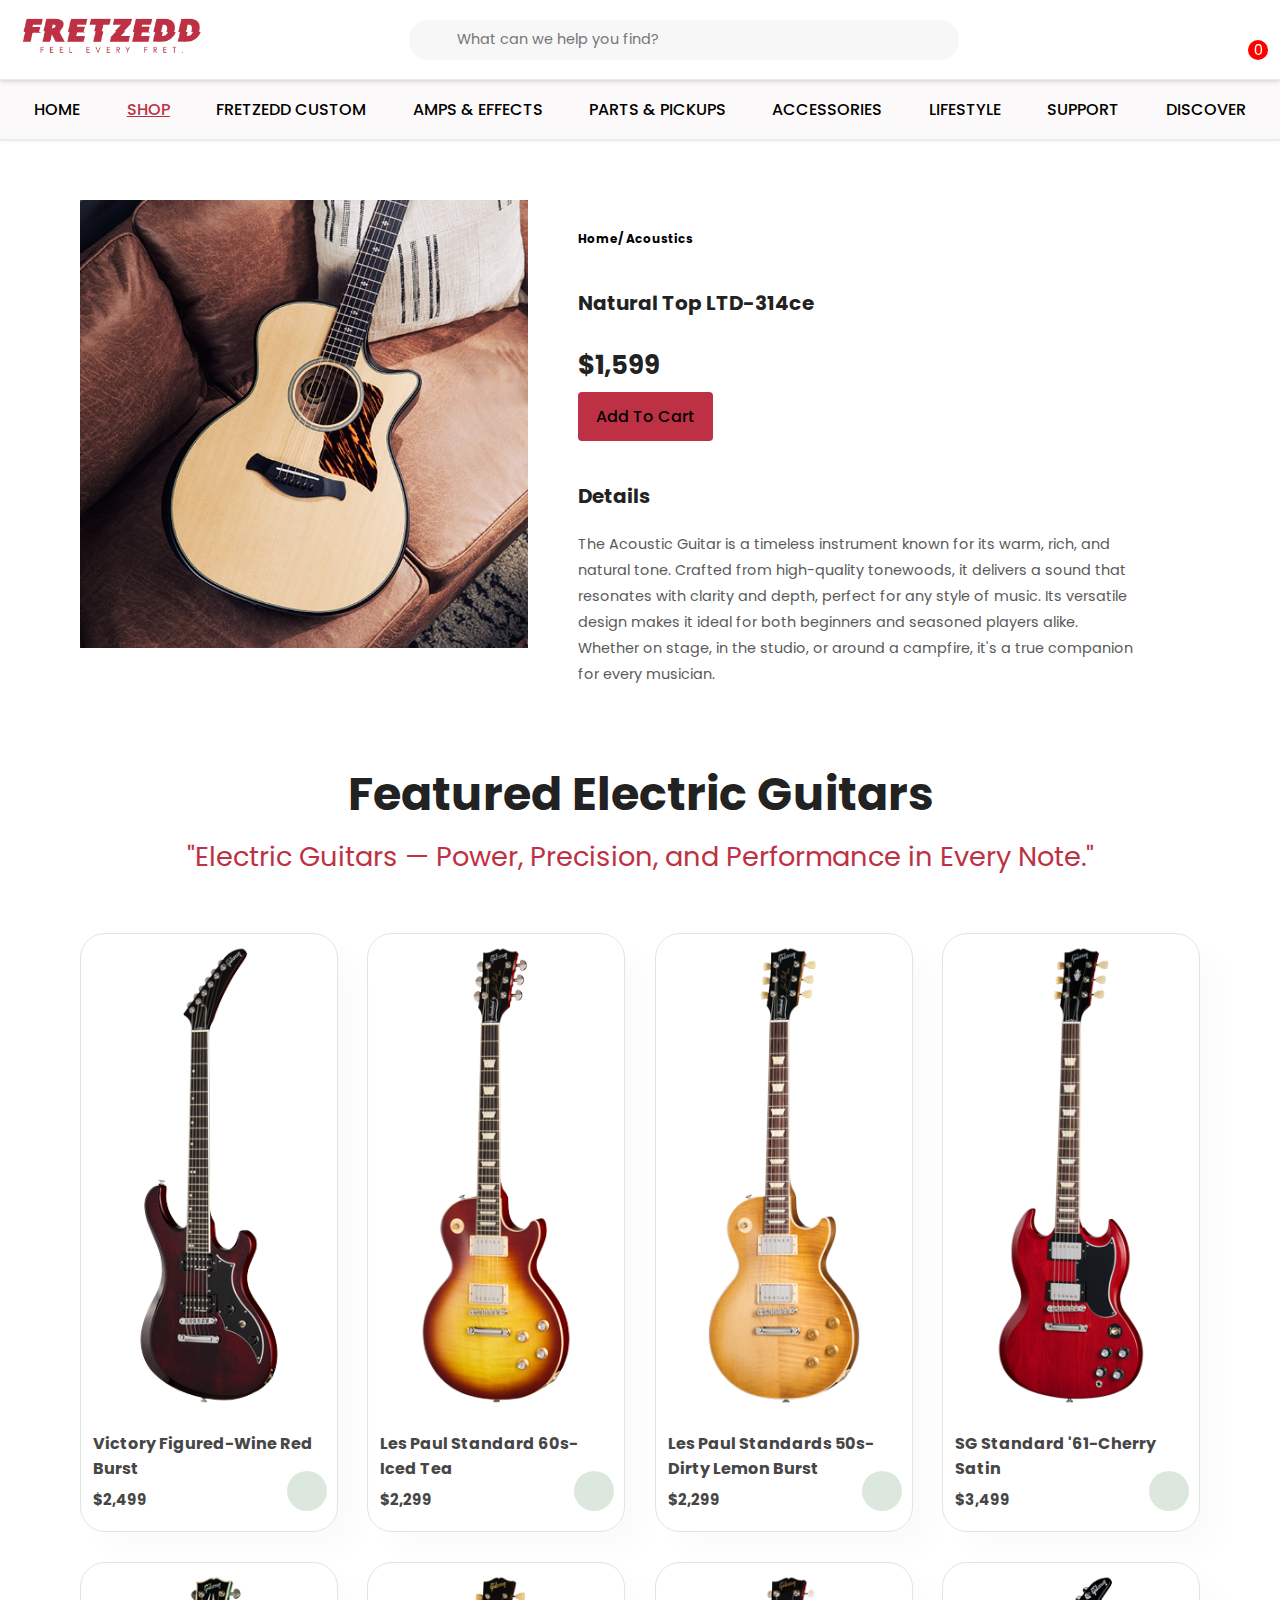
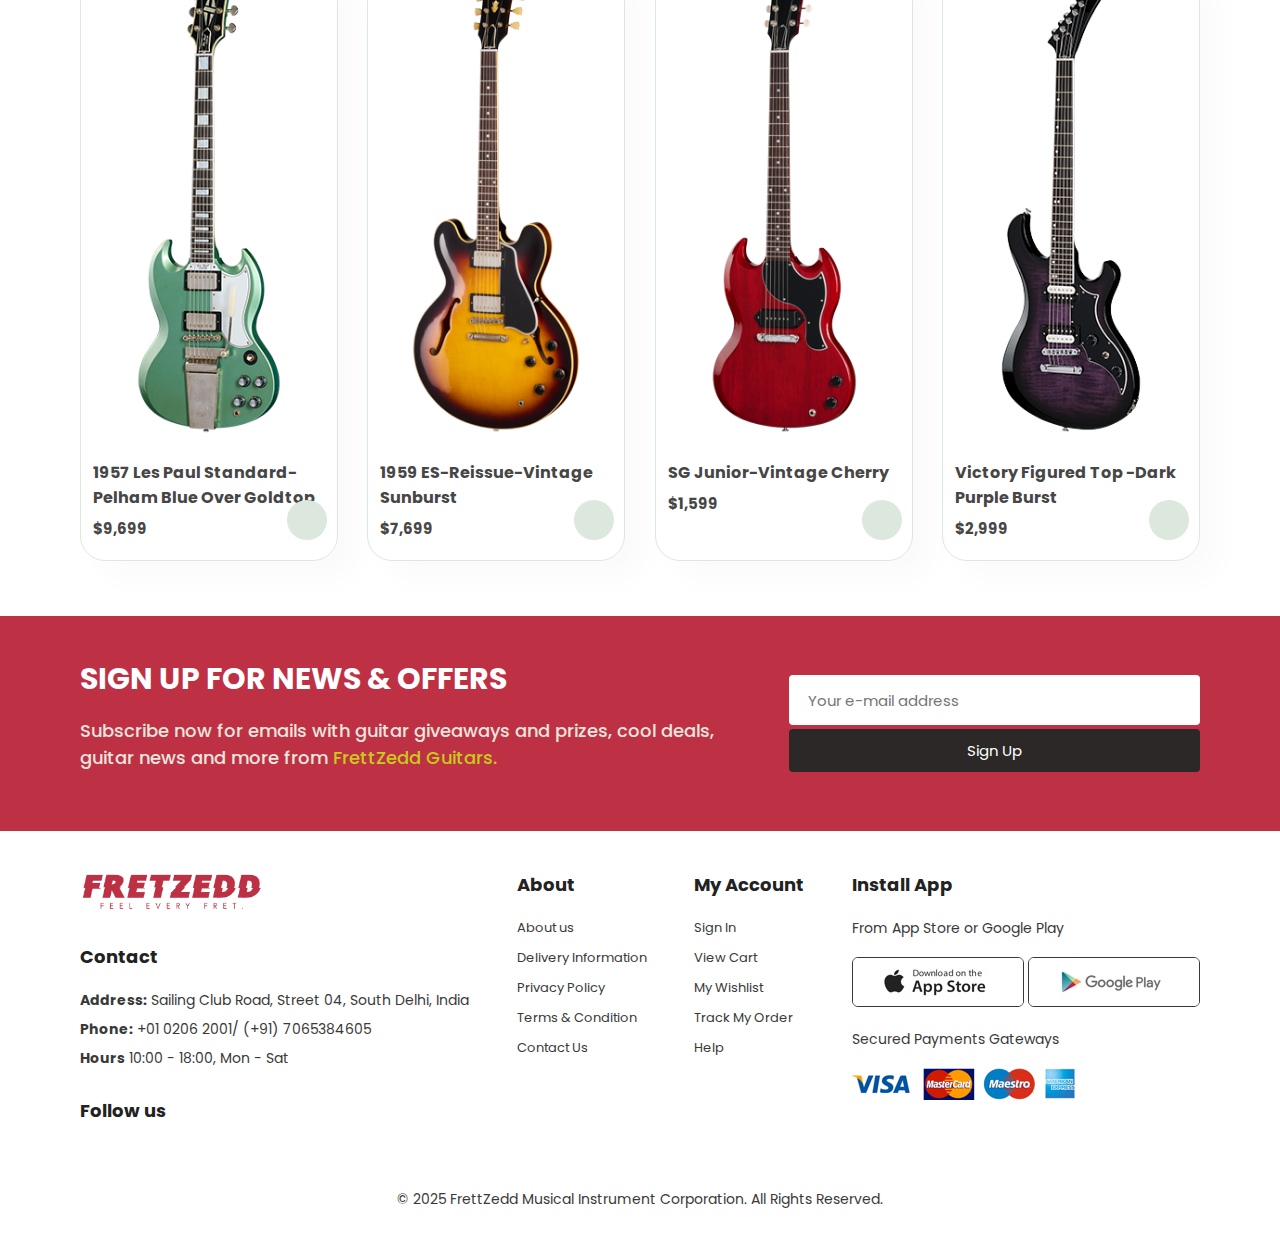
<file: singleProduct1.html>
<!DOCTYPE html>
<html lang="en">
  <head>
    <meta charset="UTF-8" />
    <meta name="viewport" content="width=device-width, initial-scale=1.0" />
    <title>FretZedd Guitars</title>
    <link
      rel="stylesheet"
      href="https://cdnjs.cloudflare.com/ajax/libs/font-awesome/6.6.0/css/all.min.css"
      integrity="sha512-Kc323vGBEqzTmouAECnVceyQqyqdsSiqLQISBL29aUW4U/M7pSPA/gEUZQqv1cwx4OnYxTxve5UMg5GT6L4JJg=="
      crossorigin="anonymous"
      referrerpolicy="no-referrer"
    />
    <link rel="stylesheet" href="style.css" />
  </head>
  <body>
    <header>
      <div class="header">
        <div class="logo">
          <a href="index.html"><img src="./images/Brand logo.png" alt="Brand Logo" /></a>
        </div>
        <div class="head-search">
          <div class="search-icon">
            <i class="fa-solid fa-magnifying-glass"></i>
          </div>
          <input
            type="text"
            placeholder="What can we help you find?"
            class="search-input"
          />
        </div>
        <div class="logos">
          <div class="logo1">
            <i class="fa-solid fa-location-dot"></i>
          </div>
          <div class="logo2">
            <i class="fa-solid fa-user"></i>
          </div>
          <div class="logo3">
            
              <i class="fa-solid fa-cart-shopping"></i>
            
            <span>0</span>
          </div>
        </div>
      </div>
    </header>


    <nav class="nav">
      <div id="mobile">
        <i id="bar" class="fa-solid fa-bars"></i>
      </div>
      <ul id="navbar">
        <li><a href="index.html">HOME</a></li>
        <li><a class="active" href="shop.html">SHOP</a></li>
        <li><a href="custom.html">FRETZEDD CUSTOM</a></li>
        <li><a href="amps.html">AMPS & EFFECTS</a></li>
        <li><a href="parts.html">PARTS & PICKUPS</a></li>
        <li><a href="accesories.html">ACCESSORIES</a></li>
        <li><a href="lifestyle.html">LIFESTYLE</a></li>
        <li><a href="support.html">SUPPORT</a></li>
        <li><a href="discover.html">DISCOVER</a></li>
        <a href="#" id="close"><i class="fa-solid fa-x"></i></a>
      </ul>
    </nav>
    <section id="prodetails" class="section-p1">
      <div class="single-pro-image">
        <img src="./images/card2.jpg" width="100%" alt="" />
      </div>
      <div class="single-pro-details">
        <h6>Home/ Acoustics</h6>
        <h4>Natural Top LTD-314ce</h4>
        <h2>$1,599</h2>
        <button class="addCart">Add To Cart</button>
        <h4>Details</h4>
        <span
          >The Acoustic Guitar is a timeless instrument known for its warm,
          rich, and natural tone. Crafted from high-quality tonewoods, it
          delivers a sound that resonates with clarity and depth, perfect for
          any style of music. Its versatile design makes it ideal for both
          beginners and seasoned players alike. Whether on stage, in the studio,
          or around a campfire, it's a true companion for every musician.</span
        >
      </div>
    </section>

    
    <div class="cartTab">
      <h1>Shopping Cart</h1>
      <div class="listCart">
         <div class="item">
          <div class="cart-img">
            <img src="./images/cartimage1.jpg" alt="">
          </div>
          <div class="cart-name">
            NAME
          </div>
          <div class="totalPrice">
            $0.00
          </div>
          <div class="quantity">
            <span class="minus"><</span>
            <span>1</span>
            <span class="plus">></span>
          </div>
         </div>
         
      </div>
      <div class="cartbtn">
        <button class="closeBtn">CLOSE</button>
        <button class="checkoutbtn">CHECK OUT</button>
      </div>
    </div>

    <section id="product1" class="section-p1">
        <h2>Featured Electric Guitars</h2>
        <p style="color: rgb(190, 49, 68); font-size: 1.7rem">
            "Electric Guitars — Power, Precision, and Performance in Every Note."
        </p>
        <div class="pro-container">
          <div class="pro">
            <img src="./images/items-card1.png" alt="" />
            <div class="des">
              <h5>Victory Figured-Wine Red Burst</h5>
              <div class="star">
                <i class="fas fa-star"></i>
                <i class="fas fa-star"></i>
                <i class="fas fa-star"></i>
                <i class="fas fa-star"></i>
                <i class="fas fa-star"></i>
              </div>
              <h4>$2,499</h4>
            </div>
            <a href="#"><i class="fa-solid fa-cart-shopping cart"></i></a>
          </div>
          <div class="pro">
            <img src="./images/items-card2.png" alt="" />
            <div class="des">
              <h5>Les Paul Standard 60s-Iced Tea</h5>
              <div class="star">
                <i class="fas fa-star"></i>
                <i class="fas fa-star"></i>
                <i class="fas fa-star"></i>
                <i class="fas fa-star"></i>
                <i class="fas fa-star"></i>
              </div>
              <h4>$2,299</h4>
            </div>
            <a href="#"><i class="fa-solid fa-cart-shopping cart"></i></a>
          </div>
          <div class="pro">
            <img src="./images/items-card3.png" alt="" />
            <div class="des">
              <h5>Les Paul Standards 50s-Dirty Lemon Burst</h5>
              <div class="star">
                <i class="fas fa-star"></i>
                <i class="fas fa-star"></i>
                <i class="fas fa-star"></i>
                <i class="fas fa-star"></i>
                <i class="fas fa-star"></i>
              </div>
              <h4>$2,299</h4>
            </div>
            <a href="#"><i class="fa-solid fa-cart-shopping cart"></i></a>
          </div>
          <div class="pro">
            <img src="./images/items-card4.png" alt="" />
            <div class="des">
              <h5>SG Standard '61-Cherry Satin</h5>
              <div class="star">
                <i class="fas fa-star"></i>
                <i class="fas fa-star"></i>
                <i class="fas fa-star"></i>
                <i class="fas fa-star"></i>
                <i class="fas fa-star"></i>
              </div>
              <h4>$3,499</h4>
            </div>
            <a href="#"><i class="fa-solid fa-cart-shopping cart"></i></a>
          </div>
          <div class="pro">
            <img src="./images/items-card5.png" alt="" />
            <div class="des">
              <h5>1957 Les Paul Standard-Pelham Blue Over Goldtop</h5>
              <div class="star">
                <i class="fas fa-star"></i>
                <i class="fas fa-star"></i>
                <i class="fas fa-star"></i>
                <i class="fas fa-star"></i>
                <i class="fas fa-star"></i>
              </div>
              <h4>$9,699</h4>
            </div>
            <a href="#"><i class="fa-solid fa-cart-shopping cart"></i></a>
          </div>
          <div class="pro">
            <img src="./images/items-card6.png" alt="" />
            <div class="des">
              <h5>1959 ES-Reissue-Vintage Sunburst</h5>
              <div class="star">
                <i class="fas fa-star"></i>
                <i class="fas fa-star"></i>
                <i class="fas fa-star"></i>
                <i class="fas fa-star"></i>
                <i class="fas fa-star"></i>
              </div>
              <h4>$7,699</h4>
            </div>
            <a href="#"><i class="fa-solid fa-cart-shopping cart"></i></a>
          </div>
          <div class="pro">
            <img src="./images/items-card7.png" alt="" />
            <div class="des">
              <h5>SG Junior-Vintage Cherry</h5>
              <div class="star">
                <i class="fas fa-star"></i>
                <i class="fas fa-star"></i>
                <i class="fas fa-star"></i>
                <i class="fas fa-star"></i>
                <!-- <i class="fas fa-star"></i> -->
              </div>
              <h4>$1,599</h4>
            </div>
            <a href="#"><i class="fa-solid fa-cart-shopping cart"></i></a>
          </div>
          <div class="pro">
            <img src="./images/items-card8.png" alt="" />
            <div class="des">
              <h5>Victory Figured Top -Dark Purple Burst</h5>
              <div class="star">
                <i class="fas fa-star"></i>
                <i class="fas fa-star"></i>
                <i class="fas fa-star"></i>
                <!-- <i class="fas fa-star"></i> -->
                <!-- <i class="fas fa-star"></i> -->
              </div>
              <h4>$2,999</h4>
            </div>
            <a href="#"><i class="fa-solid fa-cart-shopping cart"></i></a>
          </div>
        </div>
      </section>

    <section id="newsletter" class="section-p1">
      <div class="newstext">
        <h3>SIGN UP FOR NEWS & OFFERS</h3>
        <p>
          Subscribe now for emails with guitar giveaways and prizes, cool
          deals,<br />
          guitar news and more from <span>FrettZedd Guitars.</span>
        </p>
      </div>
      <div class="form">
        <input type="text" placeholder="Your e-mail address" />
        <button>Sign Up</button>
      </div>
    </section>

    <footer class="section-p1">
      <div class="col">
        <img src="./images/Brand logo.png" alt="" id="footer-logo" />
        <h4>Contact</h4>
        <p>
          <strong>Address:</strong> Sailing Club Road, Street 04, South Delhi,
          India
        </p>
        <p><strong>Phone:</strong> +01 0206 2001/ (+91) 7065384605</p>
        <p><strong>Hours</strong> 10:00 - 18:00, Mon - Sat</p>
        <div class="follow">
          <h4>Follow us</h4>
          <div class="icon">
            <i class="fab fa-facebook-f"></i>
            <i class="fab fa-twitter"></i>
            <i class="fab fa-instagram"></i>
            <i class="fab fa-pinterest"></i>
            <i class="fab fa-youtube"></i>
          </div>
        </div>
      </div>
      <div class="col">
        <h4>About</h4>
        <a href="#">About us</a>
        <a href="#">Delivery Information</a>
        <a href="#">Privacy Policy</a>
        <a href="#">Terms & Condition</a>
        <a href="#">Contact Us</a>
      </div>
      <div class="col">
        <h4>My Account</h4>
        <a href="#">Sign In</a>
        <a href="#">View Cart</a>
        <a href="#">My Wishlist</a>
        <a href="#">Track My Order</a>
        <a href="#">Help</a>
      </div>

      <div class="col install">
        <h4>Install App</h4>
        <p>From App Store or Google Play</p>
        <div class="row">
          <img src="./images/app.jpg" alt="app store" />
          <img src="./images/play.jpg" alt="play store" />
        </div>
        <p>Secured Payments Gateways</p>
        <img src="./images/pay.png" alt="" />
      </div>

      <div class="copyright">
        <p>
          © 2025 FrettZedd Musical Instrument Corporation. All Rights Reserved.
        </p>
      </div>
    </footer>


    <script src="script.js"></script>
  </body>
</html>
</file>
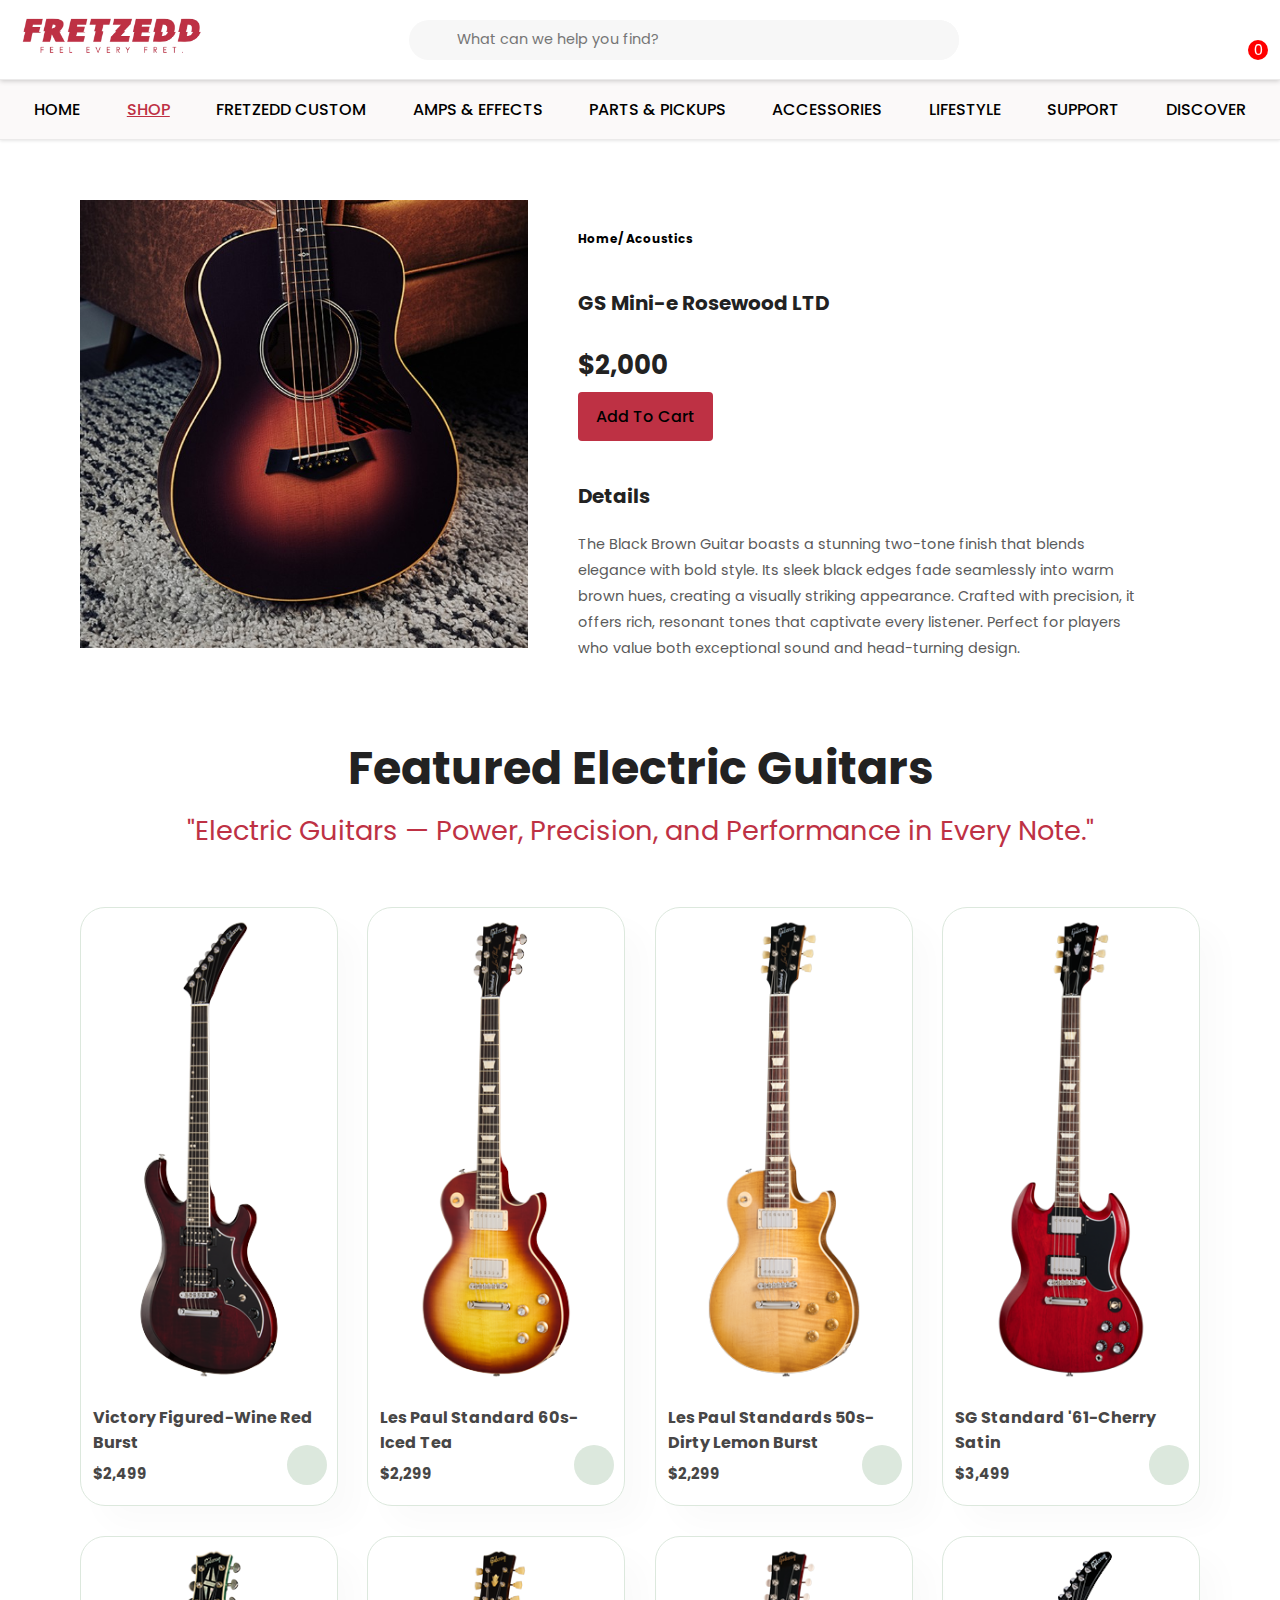
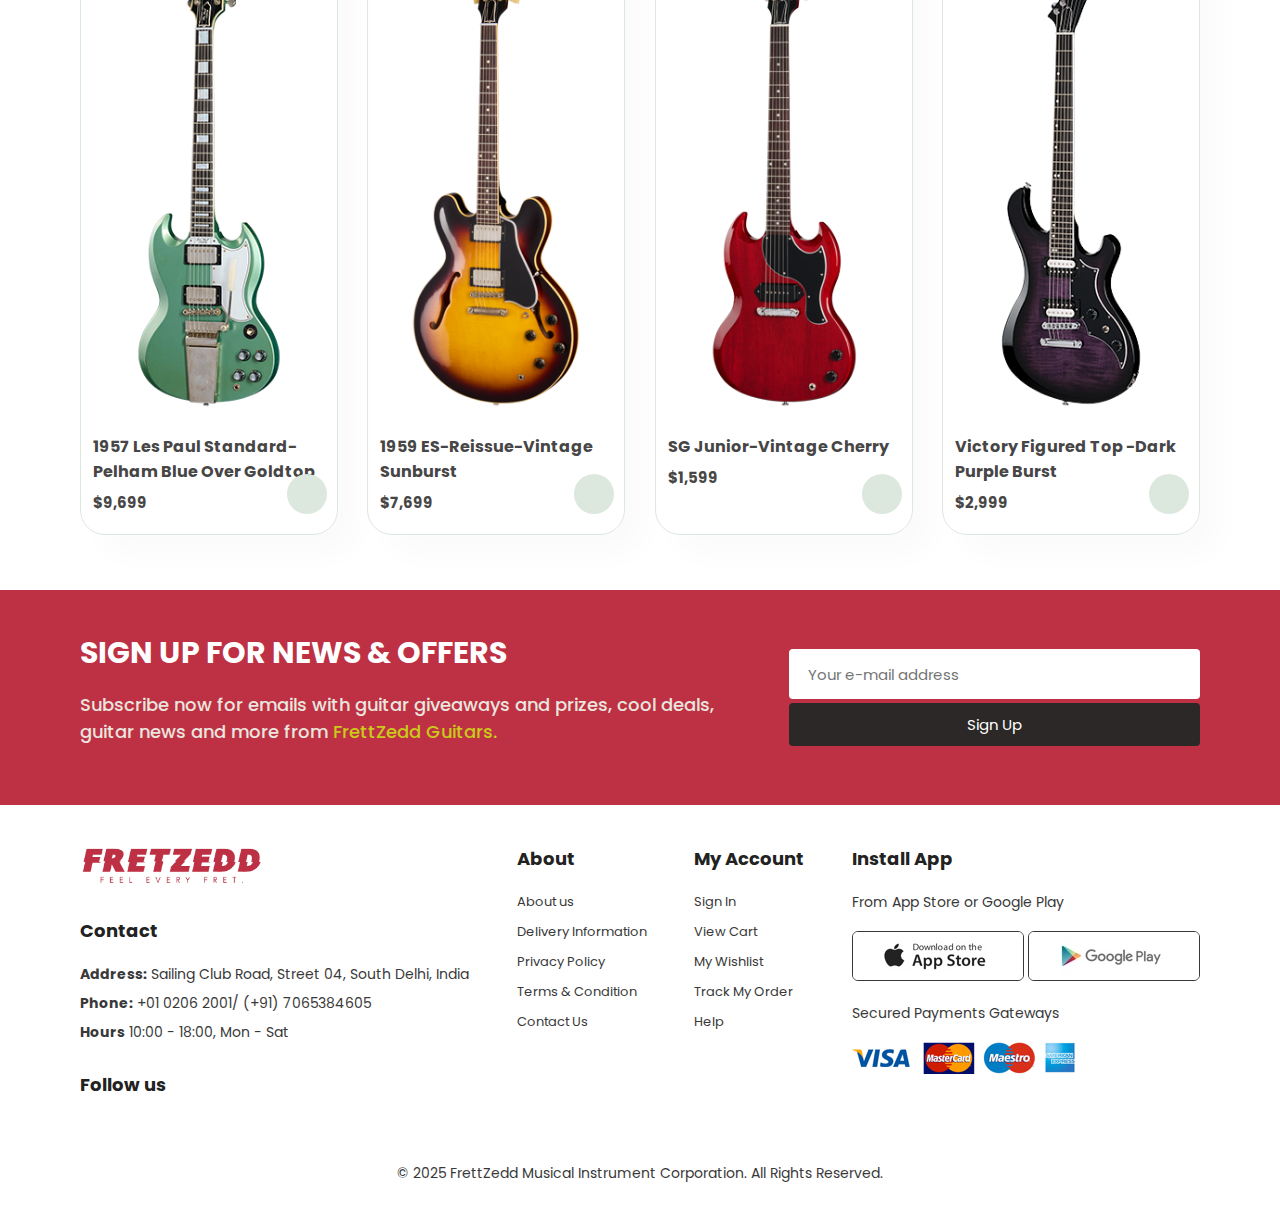
<file: singleProduct2.html>
<!DOCTYPE html>
<html lang="en">
  <head>
    <meta charset="UTF-8" />
    <meta name="viewport" content="width=device-width, initial-scale=1.0" />
    <title>FretZedd Guitars</title>
    <link
      rel="stylesheet"
      href="https://cdnjs.cloudflare.com/ajax/libs/font-awesome/6.6.0/css/all.min.css"
      integrity="sha512-Kc323vGBEqzTmouAECnVceyQqyqdsSiqLQISBL29aUW4U/M7pSPA/gEUZQqv1cwx4OnYxTxve5UMg5GT6L4JJg=="
      crossorigin="anonymous"
      referrerpolicy="no-referrer"
    />
    <link rel="stylesheet" href="style.css" />
  </head>
  <body>
    <header>
      <div class="header">
        <div class="logo">
          <a href="index.html"><img src="./images/Brand logo.png" alt="Brand Logo" /></a>
        </div>
        <div class="head-search">
          <div class="search-icon">
            <i class="fa-solid fa-magnifying-glass"></i>
          </div>
          <input
            type="text"
            placeholder="What can we help you find?"
            class="search-input"
          />
        </div>
        <div class="logos">
          <div class="logo1">
            <i class="fa-solid fa-location-dot"></i>
          </div>
          <div class="logo2">
            <i class="fa-solid fa-user"></i>
          </div>
          <div class="logo3">
            
              <i class="fa-solid fa-cart-shopping"></i>
            
            <span>0</span>
          </div>
        </div>
      </div>
    </header>

    <nav class="nav">
      <div id="mobile">
        <i id="bar" class="fa-solid fa-bars"></i>
      </div>
      <ul id="navbar">
        <li><a href="index.html">HOME</a></li>
        <li><a class="active" href="shop.html">SHOP</a></li>
        <li><a href="custom.html">FRETZEDD CUSTOM</a></li>
        <li><a href="amps.html">AMPS & EFFECTS</a></li>
        <li><a href="parts.html">PARTS & PICKUPS</a></li>
        <li><a href="accesories.html">ACCESSORIES</a></li>
        <li><a href="lifestyle.html">LIFESTYLE</a></li>
        <li><a href="support.html">SUPPORT</a></li>
        <li><a href="discover.html">DISCOVER</a></li>
        <a href="#" id="close"><i class="fa-solid fa-x"></i></a>
      </ul>
    </nav>
    <section id="prodetails" class="section-p1">
      <div class="single-pro-image">
        <img src="./images/card3.jpg" width="100%" alt="" />
      </div>
      <div class="single-pro-details">
        <h6>Home/ Acoustics</h6>
        <h4>GS Mini-e Rosewood LTD</h4>
        <h2>$2,000</h2>
        <button class="addCart">Add To Cart</button>
        <h4>Details</h4>
        <span
          >The Black Brown Guitar boasts a stunning two-tone finish that blends
          elegance with bold style. Its sleek black edges fade seamlessly into
          warm brown hues, creating a visually striking appearance. Crafted with
          precision, it offers rich, resonant tones that captivate every
          listener. Perfect for players who value both exceptional sound and
          head-turning design.</span
        >
      </div>
    </section>


    <div class="cartTab">
      <h1>Shopping Cart</h1>
      <div class="listCart">
         <div class="item">
          <div class="cart-img">
            <img src="./images/cartimage1.jpg" alt="">
          </div>
          <div class="cart-name">
            NAME
          </div>
          <div class="totalPrice">
            $0.00
          </div>
          <div class="quantity">
            <span class="minus"><</span>
            <span>1</span>
            <span class="plus">></span>
          </div>
         </div>
         
      </div>
      <div class="cartbtn">
        <button class="closeBtn">CLOSE</button>
        <button class="checkoutbtn">CHECK OUT</button>
      </div>
    </div>

    <section id="product1" class="section-p1">
      <h2>Featured Electric Guitars</h2>
      <p style="color: rgb(190, 49, 68); font-size: 1.7rem">
        "Electric Guitars — Power, Precision, and Performance in Every Note."
      </p>
      <div class="pro-container">
        <div class="pro">
          <img src="./images/items-card1.png" alt="" />
          <div class="des">
            <h5>Victory Figured-Wine Red Burst</h5>
            <div class="star">
              <i class="fas fa-star"></i>
              <i class="fas fa-star"></i>
              <i class="fas fa-star"></i>
              <i class="fas fa-star"></i>
              <i class="fas fa-star"></i>
            </div>
            <h4>$2,499</h4>
          </div>
          <a href="#"><i class="fa-solid fa-cart-shopping cart"></i></a>
        </div>
        <div class="pro">
          <img src="./images/items-card2.png" alt="" />
          <div class="des">
            <h5>Les Paul Standard 60s-Iced Tea</h5>
            <div class="star">
              <i class="fas fa-star"></i>
              <i class="fas fa-star"></i>
              <i class="fas fa-star"></i>
              <i class="fas fa-star"></i>
              <i class="fas fa-star"></i>
            </div>
            <h4>$2,299</h4>
          </div>
          <a href="#"><i class="fa-solid fa-cart-shopping cart"></i></a>
        </div>
        <div class="pro">
          <img src="./images/items-card3.png" alt="" />
          <div class="des">
            <h5>Les Paul Standards 50s-Dirty Lemon Burst</h5>
            <div class="star">
              <i class="fas fa-star"></i>
              <i class="fas fa-star"></i>
              <i class="fas fa-star"></i>
              <i class="fas fa-star"></i>
              <i class="fas fa-star"></i>
            </div>
            <h4>$2,299</h4>
          </div>
          <a href="#"><i class="fa-solid fa-cart-shopping cart"></i></a>
        </div>
        <div class="pro">
          <img src="./images/items-card4.png" alt="" />
          <div class="des">
            <h5>SG Standard '61-Cherry Satin</h5>
            <div class="star">
              <i class="fas fa-star"></i>
              <i class="fas fa-star"></i>
              <i class="fas fa-star"></i>
              <i class="fas fa-star"></i>
              <i class="fas fa-star"></i>
            </div>
            <h4>$3,499</h4>
          </div>
          <a href="#"><i class="fa-solid fa-cart-shopping cart"></i></a>
        </div>
        <div class="pro">
          <img src="./images/items-card5.png" alt="" />
          <div class="des">
            <h5>1957 Les Paul Standard-Pelham Blue Over Goldtop</h5>
            <div class="star">
              <i class="fas fa-star"></i>
              <i class="fas fa-star"></i>
              <i class="fas fa-star"></i>
              <i class="fas fa-star"></i>
              <i class="fas fa-star"></i>
            </div>
            <h4>$9,699</h4>
          </div>
          <a href="#"><i class="fa-solid fa-cart-shopping cart"></i></a>
        </div>
        <div class="pro">
          <img src="./images/items-card6.png" alt="" />
          <div class="des">
            <h5>1959 ES-Reissue-Vintage Sunburst</h5>
            <div class="star">
              <i class="fas fa-star"></i>
              <i class="fas fa-star"></i>
              <i class="fas fa-star"></i>
              <i class="fas fa-star"></i>
              <i class="fas fa-star"></i>
            </div>
            <h4>$7,699</h4>
          </div>
          <a href="#"><i class="fa-solid fa-cart-shopping cart"></i></a>
        </div>
        <div class="pro">
          <img src="./images/items-card7.png" alt="" />
          <div class="des">
            <h5>SG Junior-Vintage Cherry</h5>
            <div class="star">
              <i class="fas fa-star"></i>
              <i class="fas fa-star"></i>
              <i class="fas fa-star"></i>
              <i class="fas fa-star"></i>
              <!-- <i class="fas fa-star"></i> -->
            </div>
            <h4>$1,599</h4>
          </div>
          <a href="#"><i class="fa-solid fa-cart-shopping cart"></i></a>
        </div>
        <div class="pro">
          <img src="./images/items-card8.png" alt="" />
          <div class="des">
            <h5>Victory Figured Top -Dark Purple Burst</h5>
            <div class="star">
              <i class="fas fa-star"></i>
              <i class="fas fa-star"></i>
              <i class="fas fa-star"></i>
              <!-- <i class="fas fa-star"></i> -->
              <!-- <i class="fas fa-star"></i> -->
            </div>
            <h4>$2,999</h4>
          </div>
          <a href="#"><i class="fa-solid fa-cart-shopping cart"></i></a>
        </div>
      </div>
    </section>

    <section id="newsletter" class="section-p1">
      <div class="newstext">
        <h3>SIGN UP FOR NEWS & OFFERS</h3>
        <p>
          Subscribe now for emails with guitar giveaways and prizes, cool
          deals,<br />
          guitar news and more from <span>FrettZedd Guitars.</span>
        </p>
      </div>
      <div class="form">
        <input type="text" placeholder="Your e-mail address" />
        <button>Sign Up</button>
      </div>
    </section>

    <footer class="section-p1">
      <div class="col">
        <img src="./images/Brand logo.png" alt="" id="footer-logo" />
        <h4>Contact</h4>
        <p>
          <strong>Address:</strong> Sailing Club Road, Street 04, South Delhi,
          India
        </p>
        <p><strong>Phone:</strong> +01 0206 2001/ (+91) 7065384605</p>
        <p><strong>Hours</strong> 10:00 - 18:00, Mon - Sat</p>
        <div class="follow">
          <h4>Follow us</h4>
          <div class="icon">
            <i class="fab fa-facebook-f"></i>
            <i class="fab fa-twitter"></i>
            <i class="fab fa-instagram"></i>
            <i class="fab fa-pinterest"></i>
            <i class="fab fa-youtube"></i>
          </div>
        </div>
      </div>
      <div class="col">
        <h4>About</h4>
        <a href="#">About us</a>
        <a href="#">Delivery Information</a>
        <a href="#">Privacy Policy</a>
        <a href="#">Terms & Condition</a>
        <a href="#">Contact Us</a>
      </div>
      <div class="col">
        <h4>My Account</h4>
        <a href="#">Sign In</a>
        <a href="#">View Cart</a>
        <a href="#">My Wishlist</a>
        <a href="#">Track My Order</a>
        <a href="#">Help</a>
      </div>

      <div class="col install">
        <h4>Install App</h4>
        <p>From App Store or Google Play</p>
        <div class="row">
          <img src="./images/app.jpg" alt="app store" />
          <img src="./images/play.jpg" alt="play store" />
        </div>
        <p>Secured Payments Gateways</p>
        <img src="./images/pay.png" alt="" />
      </div>

      <div class="copyright">
        <p>
          © 2025 FrettZedd Musical Instrument Corporation. All Rights Reserved.
        </p>
      </div>
    </footer>

    <script src="script.js"></script>
  </body>
</html>
</file>
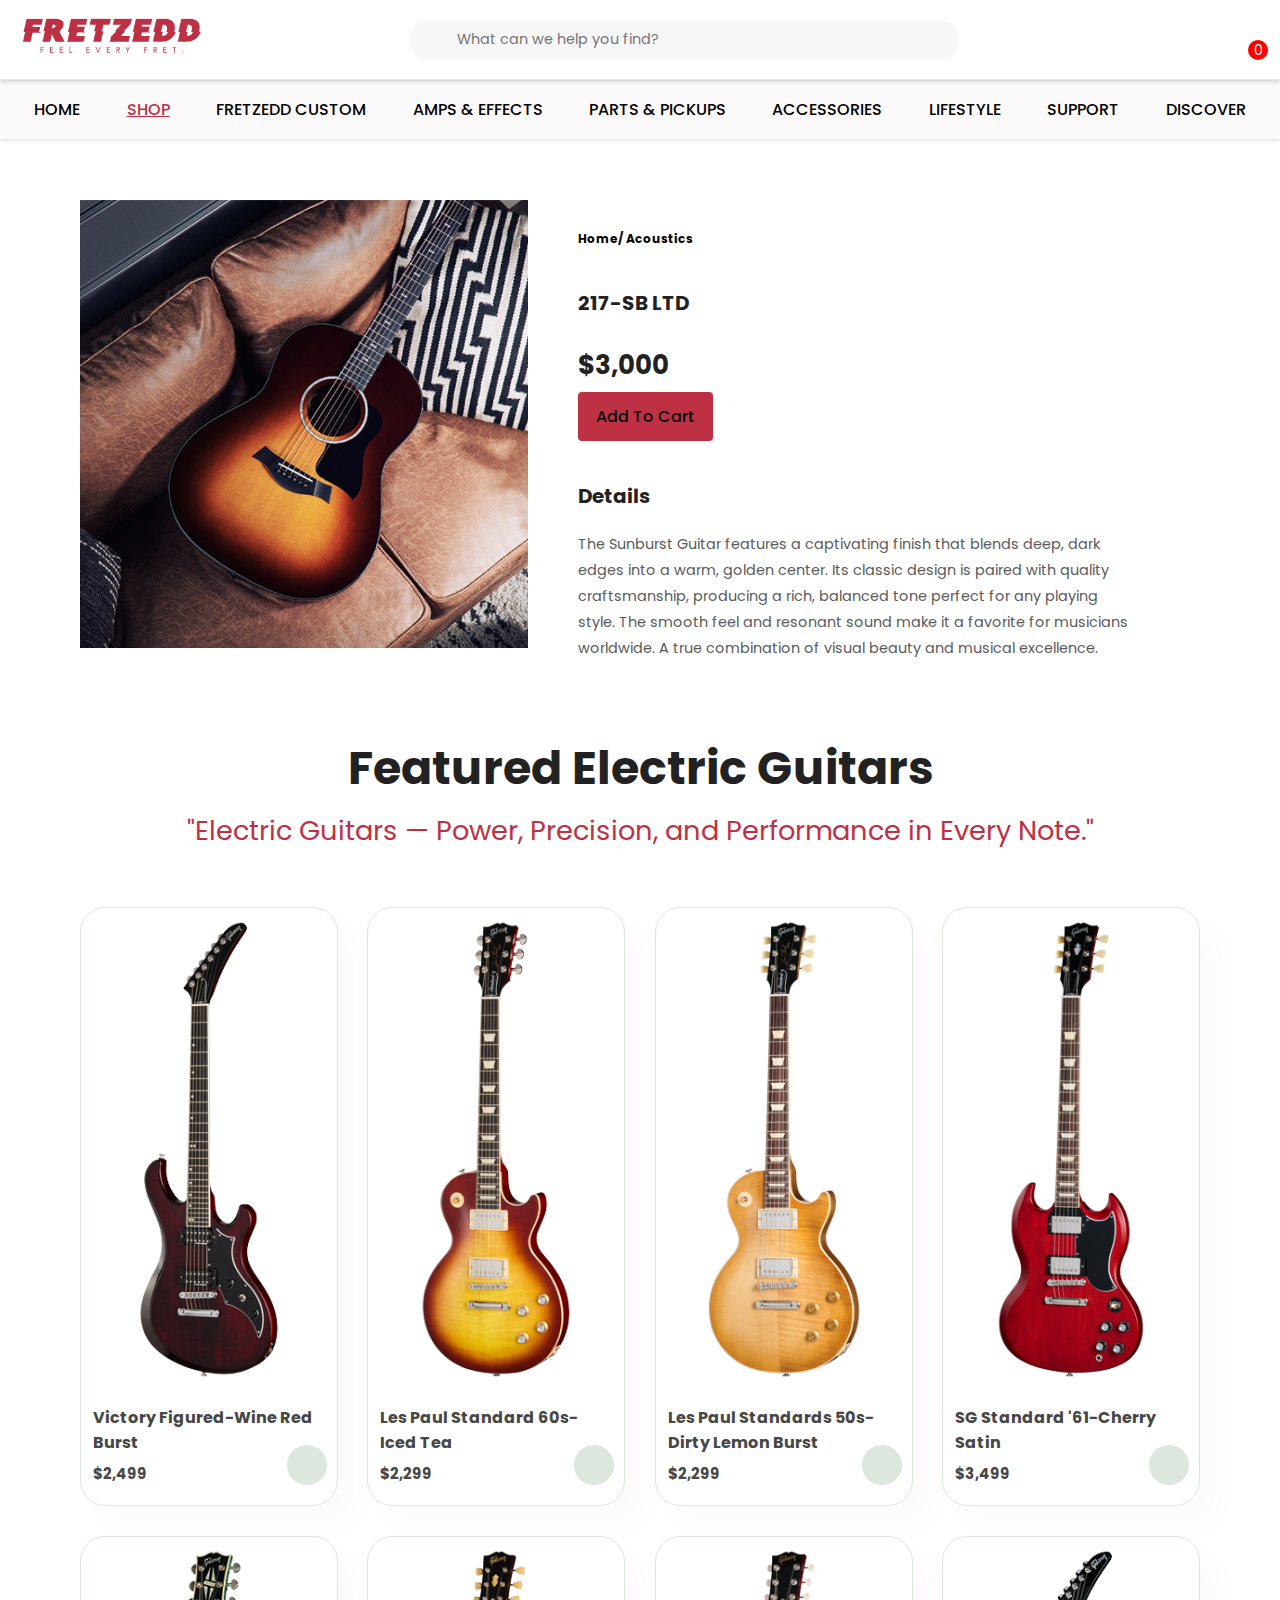
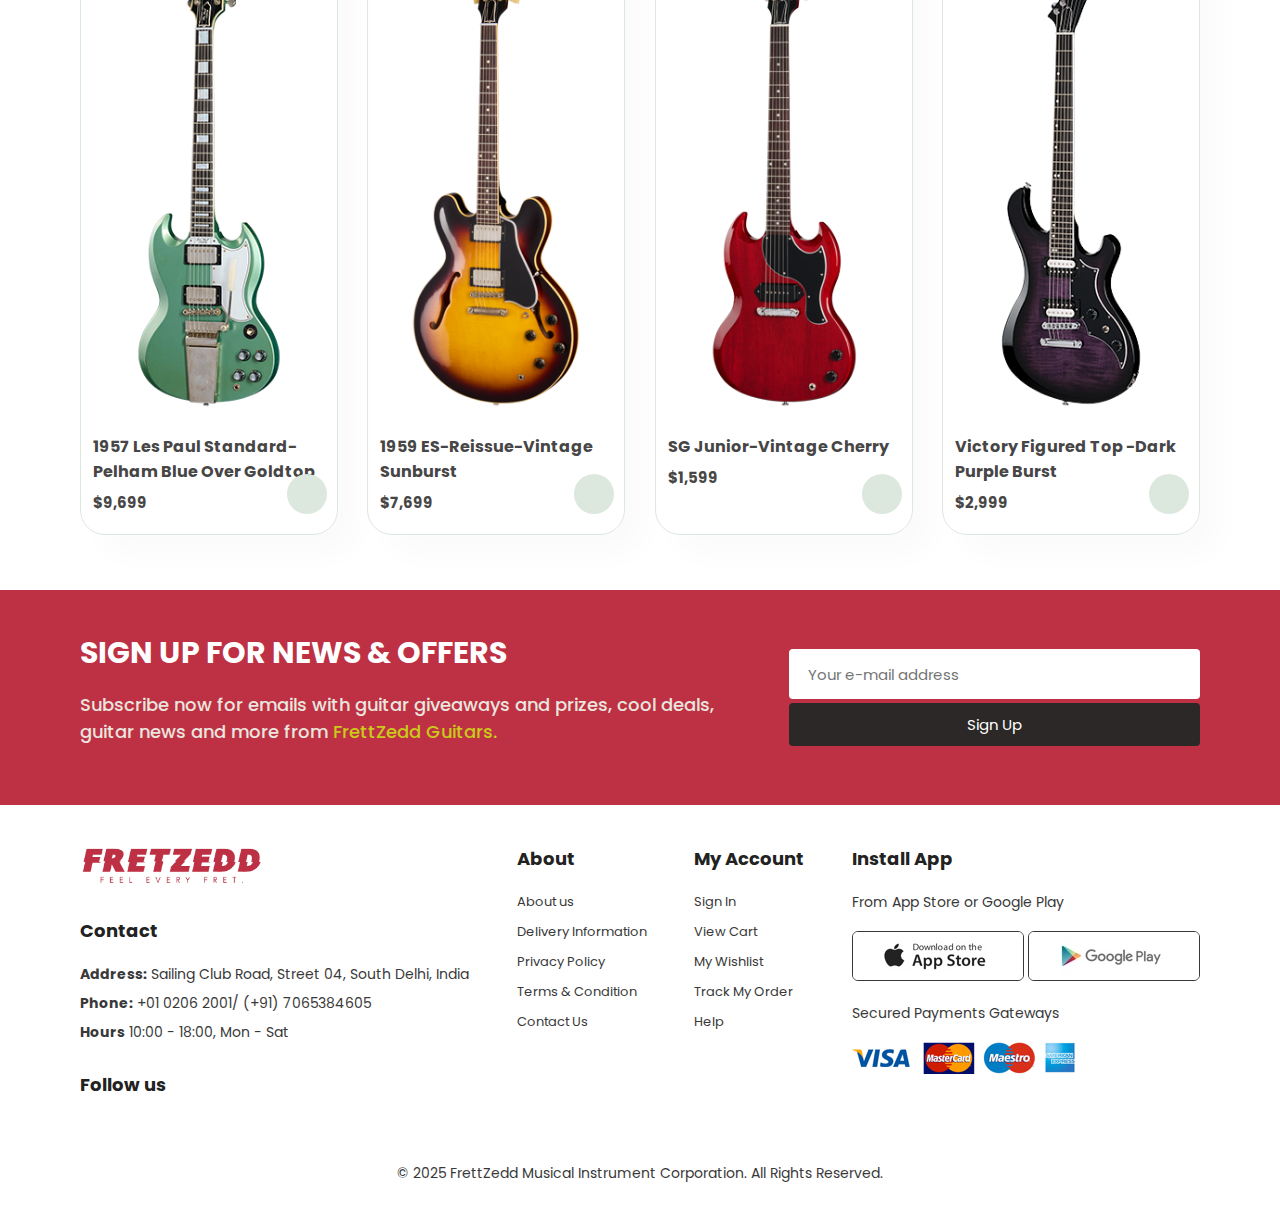
<file: singleProduct3.html>
<!DOCTYPE html>
<html lang="en">
  <head>
    <meta charset="UTF-8" />
    <meta name="viewport" content="width=device-width, initial-scale=1.0" />
    <title>FretZedd Guitars</title>
    <link
      rel="stylesheet"
      href="https://cdnjs.cloudflare.com/ajax/libs/font-awesome/6.6.0/css/all.min.css"
      integrity="sha512-Kc323vGBEqzTmouAECnVceyQqyqdsSiqLQISBL29aUW4U/M7pSPA/gEUZQqv1cwx4OnYxTxve5UMg5GT6L4JJg=="
      crossorigin="anonymous"
      referrerpolicy="no-referrer"
    />
    <link rel="stylesheet" href="style.css" />
  </head>
  <body>
    <header>
      <div class="header">
        <div class="logo">
          <a href="index.html"><img src="./images/Brand logo.png" alt="Brand Logo" /></a>
        </div>
        <div class="head-search">
          <div class="search-icon">
            <i class="fa-solid fa-magnifying-glass"></i>
          </div>
          <input
            type="text"
            placeholder="What can we help you find?"
            class="search-input"
          />
        </div>
        <div class="logos">
          <div class="logo1">
            <i class="fa-solid fa-location-dot"></i>
          </div>
          <div class="logo2">
            <i class="fa-solid fa-user"></i>
          </div>
          <div class="logo3">
            
              <i class="fa-solid fa-cart-shopping"></i>
            
            <span>0</span>
          </div>
        </div>
      </div>
    </header>

    <nav class="nav">
      <div id="mobile">
        <i id="bar" class="fa-solid fa-bars"></i>
      </div>
      <ul id="navbar">
        <li><a href="index.html">HOME</a></li>
        <li><a class="active" href="shop.html">SHOP</a></li>
        <li><a href="custom.html">FRETZEDD CUSTOM</a></li>
        <li><a href="amps.html">AMPS & EFFECTS</a></li>
        <li><a href="parts.html">PARTS & PICKUPS</a></li>
        <li><a href="accesories.html">ACCESSORIES</a></li>
        <li><a href="lifestyle.html">LIFESTYLE</a></li>
        <li><a href="support.html">SUPPORT</a></li>
        <li><a href="discover.html">DISCOVER</a></li>
        <a href="#" id="close"><i class="fa-solid fa-x"></i></a>
      </ul>
    </nav>
    <section id="prodetails" class="section-p1">
      <div class="single-pro-image">
        <img src="./images/card4.jpg" width="100%" alt="" />
      </div>
      <div class="single-pro-details">
        <h6>Home/ Acoustics</h6>
        <h4>217-SB LTD</h4>
        <h2>$3,000</h2>
        <button class="addCart">Add To Cart</button>
        <h4>Details</h4>
        <span
          >The Sunburst Guitar features a captivating finish that blends deep,
          dark edges into a warm, golden center. Its classic design is paired
          with quality craftsmanship, producing a rich, balanced tone perfect
          for any playing style. The smooth feel and resonant sound make it a
          favorite for musicians worldwide. A true combination of visual beauty
          and musical excellence.</span
        >
      </div>
    </section>

    <div class="cartTab">
      <h1>Shopping Cart</h1>
      <div class="listCart">
         <div class="item">
          <div class="cart-img">
            <img src="./images/cartimage1.jpg" alt="">
          </div>
          <div class="cart-name">
            NAME
          </div>
          <div class="totalPrice">
            $0.00
          </div>
          <div class="quantity">
            <span class="minus"><</span>
            <span>1</span>
            <span class="plus">></span>
          </div>
         </div>
         
      </div>
      <div class="cartbtn">
        <button class="closeBtn">CLOSE</button>
        <button class="checkoutbtn">CHECK OUT</button>
      </div>
    </div>

    <section id="product1" class="section-p1">
      <h2>Featured Electric Guitars</h2>
      <p style="color: rgb(190, 49, 68); font-size: 1.7rem">
        "Electric Guitars — Power, Precision, and Performance in Every Note."
      </p>
      <div class="pro-container">
        <div class="pro">
          <img src="./images/items-card1.png" alt="" />
          <div class="des">
            <h5>Victory Figured-Wine Red Burst</h5>
            <div class="star">
              <i class="fas fa-star"></i>
              <i class="fas fa-star"></i>
              <i class="fas fa-star"></i>
              <i class="fas fa-star"></i>
              <i class="fas fa-star"></i>
            </div>
            <h4>$2,499</h4>
          </div>
          <a href="#"><i class="fa-solid fa-cart-shopping cart"></i></a>
        </div>
        <div class="pro">
          <img src="./images/items-card2.png" alt="" />
          <div class="des">
            <h5>Les Paul Standard 60s-Iced Tea</h5>
            <div class="star">
              <i class="fas fa-star"></i>
              <i class="fas fa-star"></i>
              <i class="fas fa-star"></i>
              <i class="fas fa-star"></i>
              <i class="fas fa-star"></i>
            </div>
            <h4>$2,299</h4>
          </div>
          <a href="#"><i class="fa-solid fa-cart-shopping cart"></i></a>
        </div>
        <div class="pro">
          <img src="./images/items-card3.png" alt="" />
          <div class="des">
            <h5>Les Paul Standards 50s-Dirty Lemon Burst</h5>
            <div class="star">
              <i class="fas fa-star"></i>
              <i class="fas fa-star"></i>
              <i class="fas fa-star"></i>
              <i class="fas fa-star"></i>
              <i class="fas fa-star"></i>
            </div>
            <h4>$2,299</h4>
          </div>
          <a href="#"><i class="fa-solid fa-cart-shopping cart"></i></a>
        </div>
        <div class="pro">
          <img src="./images/items-card4.png" alt="" />
          <div class="des">
            <h5>SG Standard '61-Cherry Satin</h5>
            <div class="star">
              <i class="fas fa-star"></i>
              <i class="fas fa-star"></i>
              <i class="fas fa-star"></i>
              <i class="fas fa-star"></i>
              <i class="fas fa-star"></i>
            </div>
            <h4>$3,499</h4>
          </div>
          <a href="#"><i class="fa-solid fa-cart-shopping cart"></i></a>
        </div>
        <div class="pro">
          <img src="./images/items-card5.png" alt="" />
          <div class="des">
            <h5>1957 Les Paul Standard-Pelham Blue Over Goldtop</h5>
            <div class="star">
              <i class="fas fa-star"></i>
              <i class="fas fa-star"></i>
              <i class="fas fa-star"></i>
              <i class="fas fa-star"></i>
              <i class="fas fa-star"></i>
            </div>
            <h4>$9,699</h4>
          </div>
          <a href="#"><i class="fa-solid fa-cart-shopping cart"></i></a>
        </div>
        <div class="pro">
          <img src="./images/items-card6.png" alt="" />
          <div class="des">
            <h5>1959 ES-Reissue-Vintage Sunburst</h5>
            <div class="star">
              <i class="fas fa-star"></i>
              <i class="fas fa-star"></i>
              <i class="fas fa-star"></i>
              <i class="fas fa-star"></i>
              <i class="fas fa-star"></i>
            </div>
            <h4>$7,699</h4>
          </div>
          <a href="#"><i class="fa-solid fa-cart-shopping cart"></i></a>
        </div>
        <div class="pro">
          <img src="./images/items-card7.png" alt="" />
          <div class="des">
            <h5>SG Junior-Vintage Cherry</h5>
            <div class="star">
              <i class="fas fa-star"></i>
              <i class="fas fa-star"></i>
              <i class="fas fa-star"></i>
              <i class="fas fa-star"></i>
              <!-- <i class="fas fa-star"></i> -->
            </div>
            <h4>$1,599</h4>
          </div>
          <a href="#"><i class="fa-solid fa-cart-shopping cart"></i></a>
        </div>
        <div class="pro">
          <img src="./images/items-card8.png" alt="" />
          <div class="des">
            <h5>Victory Figured Top -Dark Purple Burst</h5>
            <div class="star">
              <i class="fas fa-star"></i>
              <i class="fas fa-star"></i>
              <i class="fas fa-star"></i>
              <!-- <i class="fas fa-star"></i> -->
              <!-- <i class="fas fa-star"></i> -->
            </div>
            <h4>$2,999</h4>
          </div>
          <a href="#"><i class="fa-solid fa-cart-shopping cart"></i></a>
        </div>
      </div>
    </section>

    <section id="newsletter" class="section-p1">
      <div class="newstext">
        <h3>SIGN UP FOR NEWS & OFFERS</h3>
        <p>
          Subscribe now for emails with guitar giveaways and prizes, cool
          deals,<br />
          guitar news and more from <span>FrettZedd Guitars.</span>
        </p>
      </div>
      <div class="form">
        <input type="text" placeholder="Your e-mail address" />
        <button>Sign Up</button>
      </div>
    </section>

    <footer class="section-p1">
      <div class="col">
        <img src="./images/Brand logo.png" alt="" id="footer-logo" />
        <h4>Contact</h4>
        <p>
          <strong>Address:</strong> Sailing Club Road, Street 04, South Delhi,
          India
        </p>
        <p><strong>Phone:</strong> +01 0206 2001/ (+91) 7065384605</p>
        <p><strong>Hours</strong> 10:00 - 18:00, Mon - Sat</p>
        <div class="follow">
          <h4>Follow us</h4>
          <div class="icon">
            <i class="fab fa-facebook-f"></i>
            <i class="fab fa-twitter"></i>
            <i class="fab fa-instagram"></i>
            <i class="fab fa-pinterest"></i>
            <i class="fab fa-youtube"></i>
          </div>
        </div>
      </div>
      <div class="col">
        <h4>About</h4>
        <a href="#">About us</a>
        <a href="#">Delivery Information</a>
        <a href="#">Privacy Policy</a>
        <a href="#">Terms & Condition</a>
        <a href="#">Contact Us</a>
      </div>
      <div class="col">
        <h4>My Account</h4>
        <a href="#">Sign In</a>
        <a href="#">View Cart</a>
        <a href="#">My Wishlist</a>
        <a href="#">Track My Order</a>
        <a href="#">Help</a>
      </div>

      <div class="col install">
        <h4>Install App</h4>
        <p>From App Store or Google Play</p>
        <div class="row">
          <img src="./images/app.jpg" alt="app store" />
          <img src="./images/play.jpg" alt="play store" />
        </div>
        <p>Secured Payments Gateways</p>
        <img src="./images/pay.png" alt="" />
      </div>

      <div class="copyright">
        <p>
          © 2025 FrettZedd Musical Instrument Corporation. All Rights Reserved.
        </p>
      </div>
    </footer>

    <script src="script.js"></script>
  </body>
</html>
</file>
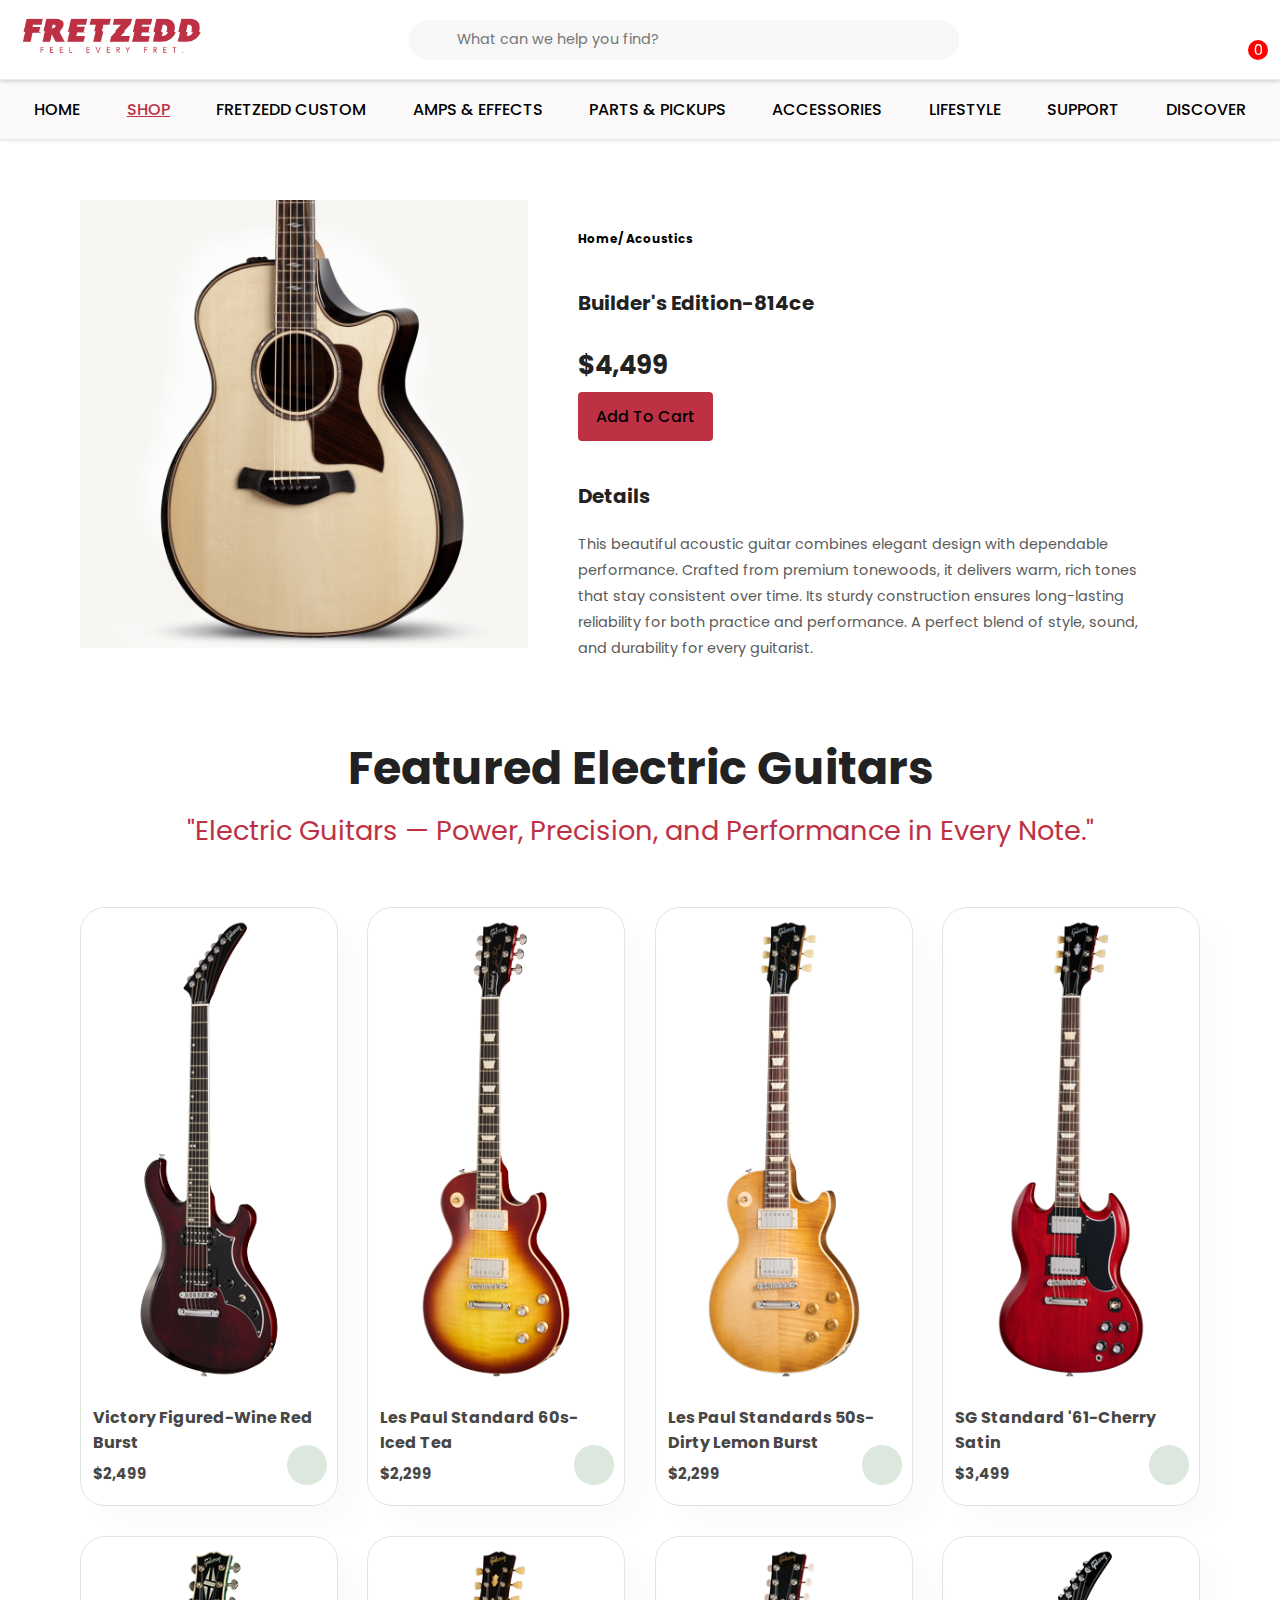
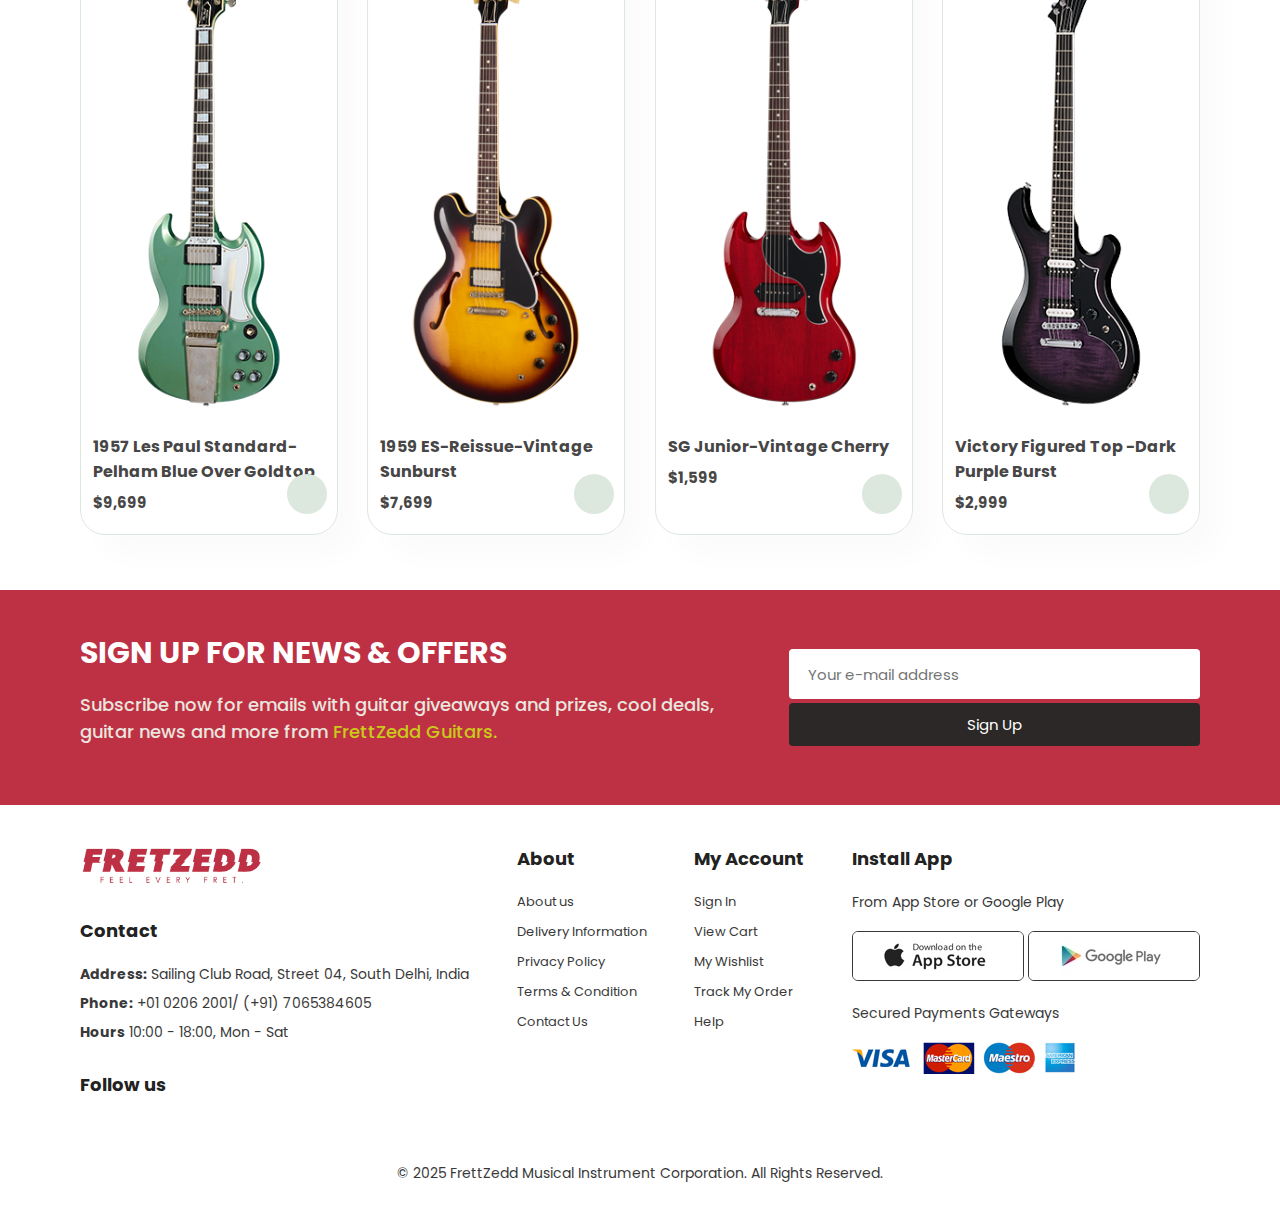
<file: singleProduct4.html>
<!DOCTYPE html>
<html lang="en">
  <head>
    <meta charset="UTF-8" />
    <meta name="viewport" content="width=device-width, initial-scale=1.0" />
    <title>FretZedd Guitars</title>
    <link
      rel="stylesheet"
      href="https://cdnjs.cloudflare.com/ajax/libs/font-awesome/6.6.0/css/all.min.css"
      integrity="sha512-Kc323vGBEqzTmouAECnVceyQqyqdsSiqLQISBL29aUW4U/M7pSPA/gEUZQqv1cwx4OnYxTxve5UMg5GT6L4JJg=="
      crossorigin="anonymous"
      referrerpolicy="no-referrer"
    />
    <link rel="stylesheet" href="style.css" />
  </head>
  <body>
    <header>
      <div class="header">
        <div class="logo">
          <a href="index.html"><img src="./images/Brand logo.png" alt="Brand Logo" /></a>
        </div>
        <div class="head-search">
          <div class="search-icon">
            <i class="fa-solid fa-magnifying-glass"></i>
          </div>
          <input
            type="text"
            placeholder="What can we help you find?"
            class="search-input"
          />
        </div>
        <div class="logos">
          <div class="logo1">
            <i class="fa-solid fa-location-dot"></i>
          </div>
          <div class="logo2">
            <i class="fa-solid fa-user"></i>
          </div>
          <div class="logo3">
            
              <i class="fa-solid fa-cart-shopping"></i>
            
            <span>0</span>
          </div>
        </div>
      </div>
    </header>

    <nav class="nav">
      <div id="mobile">
        <i id="bar" class="fa-solid fa-bars"></i>
      </div>
      <ul id="navbar">
        <li><a href="index.html">HOME</a></li>
        <li><a class="active" href="shop.html">SHOP</a></li>
        <li><a href="custom.html">FRETZEDD CUSTOM</a></li>
        <li><a href="amps.html">AMPS & EFFECTS</a></li>
        <li><a href="parts.html">PARTS & PICKUPS</a></li>
        <li><a href="accesories.html">ACCESSORIES</a></li>
        <li><a href="lifestyle.html">LIFESTYLE</a></li>
        <li><a href="support.html">SUPPORT</a></li>
        <li><a href="discover.html">DISCOVER</a></li>
        <a href="#" id="close"><i class="fa-solid fa-x"></i></a>
      </ul>
    </nav>
    <section id="prodetails" class="section-p1">
      <div class="single-pro-image">
        <img src="./images/card5.png" width="100%" alt="" />
      </div>
      <div class="single-pro-details">
        <h6>Home/ Acoustics</h6>
        <h4>Builder's Edition-814ce</h4>
        <h2>$4,499</h2>
        <button class="addCart">Add To Cart</button>
        <h4>Details</h4>
        <span
          >This beautiful acoustic guitar combines elegant design with
          dependable performance. Crafted from premium tonewoods, it delivers
          warm, rich tones that stay consistent over time. Its sturdy
          construction ensures long-lasting reliability for both practice and
          performance. A perfect blend of style, sound, and durability for every
          guitarist.</span
        >
      </div>
    </section>

    <div class="cartTab">
      <h1>Shopping Cart</h1>
      <div class="listCart">
         <div class="item">
          <div class="cart-img">
            <img src="./images/cartimage1.jpg" alt="">
          </div>
          <div class="cart-name">
            NAME
          </div>
          <div class="totalPrice">
            $0.00
          </div>
          <div class="quantity">
            <span class="minus"><</span>
            <span>1</span>
            <span class="plus">></span>
          </div>
         </div>
         
      </div>
      <div class="cartbtn">
        <button class="closeBtn">CLOSE</button>
        <button class="checkoutbtn">CHECK OUT</button>
      </div>
    </div>

    <section id="product1" class="section-p1">
      <h2>Featured Electric Guitars</h2>
      <p style="color: rgb(190, 49, 68); font-size: 1.7rem">
        "Electric Guitars — Power, Precision, and Performance in Every Note."
      </p>
      <div class="pro-container">
        <div class="pro">
          <img src="./images/items-card1.png" alt="" />
          <div class="des">
            <h5>Victory Figured-Wine Red Burst</h5>
            <div class="star">
              <i class="fas fa-star"></i>
              <i class="fas fa-star"></i>
              <i class="fas fa-star"></i>
              <i class="fas fa-star"></i>
              <i class="fas fa-star"></i>
            </div>
            <h4>$2,499</h4>
          </div>
          <a href="#"><i class="fa-solid fa-cart-shopping cart"></i></a>
        </div>
        <div class="pro">
          <img src="./images/items-card2.png" alt="" />
          <div class="des">
            <h5>Les Paul Standard 60s-Iced Tea</h5>
            <div class="star">
              <i class="fas fa-star"></i>
              <i class="fas fa-star"></i>
              <i class="fas fa-star"></i>
              <i class="fas fa-star"></i>
              <i class="fas fa-star"></i>
            </div>
            <h4>$2,299</h4>
          </div>
          <a href="#"><i class="fa-solid fa-cart-shopping cart"></i></a>
        </div>
        <div class="pro">
          <img src="./images/items-card3.png" alt="" />
          <div class="des">
            <h5>Les Paul Standards 50s-Dirty Lemon Burst</h5>
            <div class="star">
              <i class="fas fa-star"></i>
              <i class="fas fa-star"></i>
              <i class="fas fa-star"></i>
              <i class="fas fa-star"></i>
              <i class="fas fa-star"></i>
            </div>
            <h4>$2,299</h4>
          </div>
          <a href="#"><i class="fa-solid fa-cart-shopping cart"></i></a>
        </div>
        <div class="pro">
          <img src="./images/items-card4.png" alt="" />
          <div class="des">
            <h5>SG Standard '61-Cherry Satin</h5>
            <div class="star">
              <i class="fas fa-star"></i>
              <i class="fas fa-star"></i>
              <i class="fas fa-star"></i>
              <i class="fas fa-star"></i>
              <i class="fas fa-star"></i>
            </div>
            <h4>$3,499</h4>
          </div>
          <a href="#"><i class="fa-solid fa-cart-shopping cart"></i></a>
        </div>
        <div class="pro">
          <img src="./images/items-card5.png" alt="" />
          <div class="des">
            <h5>1957 Les Paul Standard-Pelham Blue Over Goldtop</h5>
            <div class="star">
              <i class="fas fa-star"></i>
              <i class="fas fa-star"></i>
              <i class="fas fa-star"></i>
              <i class="fas fa-star"></i>
              <i class="fas fa-star"></i>
            </div>
            <h4>$9,699</h4>
          </div>
          <a href="#"><i class="fa-solid fa-cart-shopping cart"></i></a>
        </div>
        <div class="pro">
          <img src="./images/items-card6.png" alt="" />
          <div class="des">
            <h5>1959 ES-Reissue-Vintage Sunburst</h5>
            <div class="star">
              <i class="fas fa-star"></i>
              <i class="fas fa-star"></i>
              <i class="fas fa-star"></i>
              <i class="fas fa-star"></i>
              <i class="fas fa-star"></i>
            </div>
            <h4>$7,699</h4>
          </div>
          <a href="#"><i class="fa-solid fa-cart-shopping cart"></i></a>
        </div>
        <div class="pro">
          <img src="./images/items-card7.png" alt="" />
          <div class="des">
            <h5>SG Junior-Vintage Cherry</h5>
            <div class="star">
              <i class="fas fa-star"></i>
              <i class="fas fa-star"></i>
              <i class="fas fa-star"></i>
              <i class="fas fa-star"></i>
              <!-- <i class="fas fa-star"></i> -->
            </div>
            <h4>$1,599</h4>
          </div>
          <a href="#"><i class="fa-solid fa-cart-shopping cart"></i></a>
        </div>
        <div class="pro">
          <img src="./images/items-card8.png" alt="" />
          <div class="des">
            <h5>Victory Figured Top -Dark Purple Burst</h5>
            <div class="star">
              <i class="fas fa-star"></i>
              <i class="fas fa-star"></i>
              <i class="fas fa-star"></i>
              <!-- <i class="fas fa-star"></i> -->
              <!-- <i class="fas fa-star"></i> -->
            </div>
            <h4>$2,999</h4>
          </div>
          <a href="#"><i class="fa-solid fa-cart-shopping cart"></i></a>
        </div>
      </div>
    </section>

    <section id="newsletter" class="section-p1">
      <div class="newstext">
        <h3>SIGN UP FOR NEWS & OFFERS</h3>
        <p>
          Subscribe now for emails with guitar giveaways and prizes, cool
          deals,<br />
          guitar news and more from <span>FrettZedd Guitars.</span>
        </p>
      </div>
      <div class="form">
        <input type="text" placeholder="Your e-mail address" />
        <button>Sign Up</button>
      </div>
    </section>

    <footer class="section-p1">
      <div class="col">
        <img src="./images/Brand logo.png" alt="" id="footer-logo" />
        <h4>Contact</h4>
        <p>
          <strong>Address:</strong> Sailing Club Road, Street 04, South Delhi,
          India
        </p>
        <p><strong>Phone:</strong> +01 0206 2001/ (+91) 7065384605</p>
        <p><strong>Hours</strong> 10:00 - 18:00, Mon - Sat</p>
        <div class="follow">
          <h4>Follow us</h4>
          <div class="icon">
            <i class="fab fa-facebook-f"></i>
            <i class="fab fa-twitter"></i>
            <i class="fab fa-instagram"></i>
            <i class="fab fa-pinterest"></i>
            <i class="fab fa-youtube"></i>
          </div>
        </div>
      </div>
      <div class="col">
        <h4>About</h4>
        <a href="#">About us</a>
        <a href="#">Delivery Information</a>
        <a href="#">Privacy Policy</a>
        <a href="#">Terms & Condition</a>
        <a href="#">Contact Us</a>
      </div>
      <div class="col">
        <h4>My Account</h4>
        <a href="#">Sign In</a>
        <a href="#">View Cart</a>
        <a href="#">My Wishlist</a>
        <a href="#">Track My Order</a>
        <a href="#">Help</a>
      </div>

      <div class="col install">
        <h4>Install App</h4>
        <p>From App Store or Google Play</p>
        <div class="row">
          <img src="./images/app.jpg" alt="app store" />
          <img src="./images/play.jpg" alt="play store" />
        </div>
        <p>Secured Payments Gateways</p>
        <img src="./images/pay.png" alt="" />
      </div>

      <div class="copyright">
        <p>
          © 2025 FrettZedd Musical Instrument Corporation. All Rights Reserved.
        </p>
      </div>
    </footer>

    <script src="script.js"></script>
  </body>
</html>
</file>
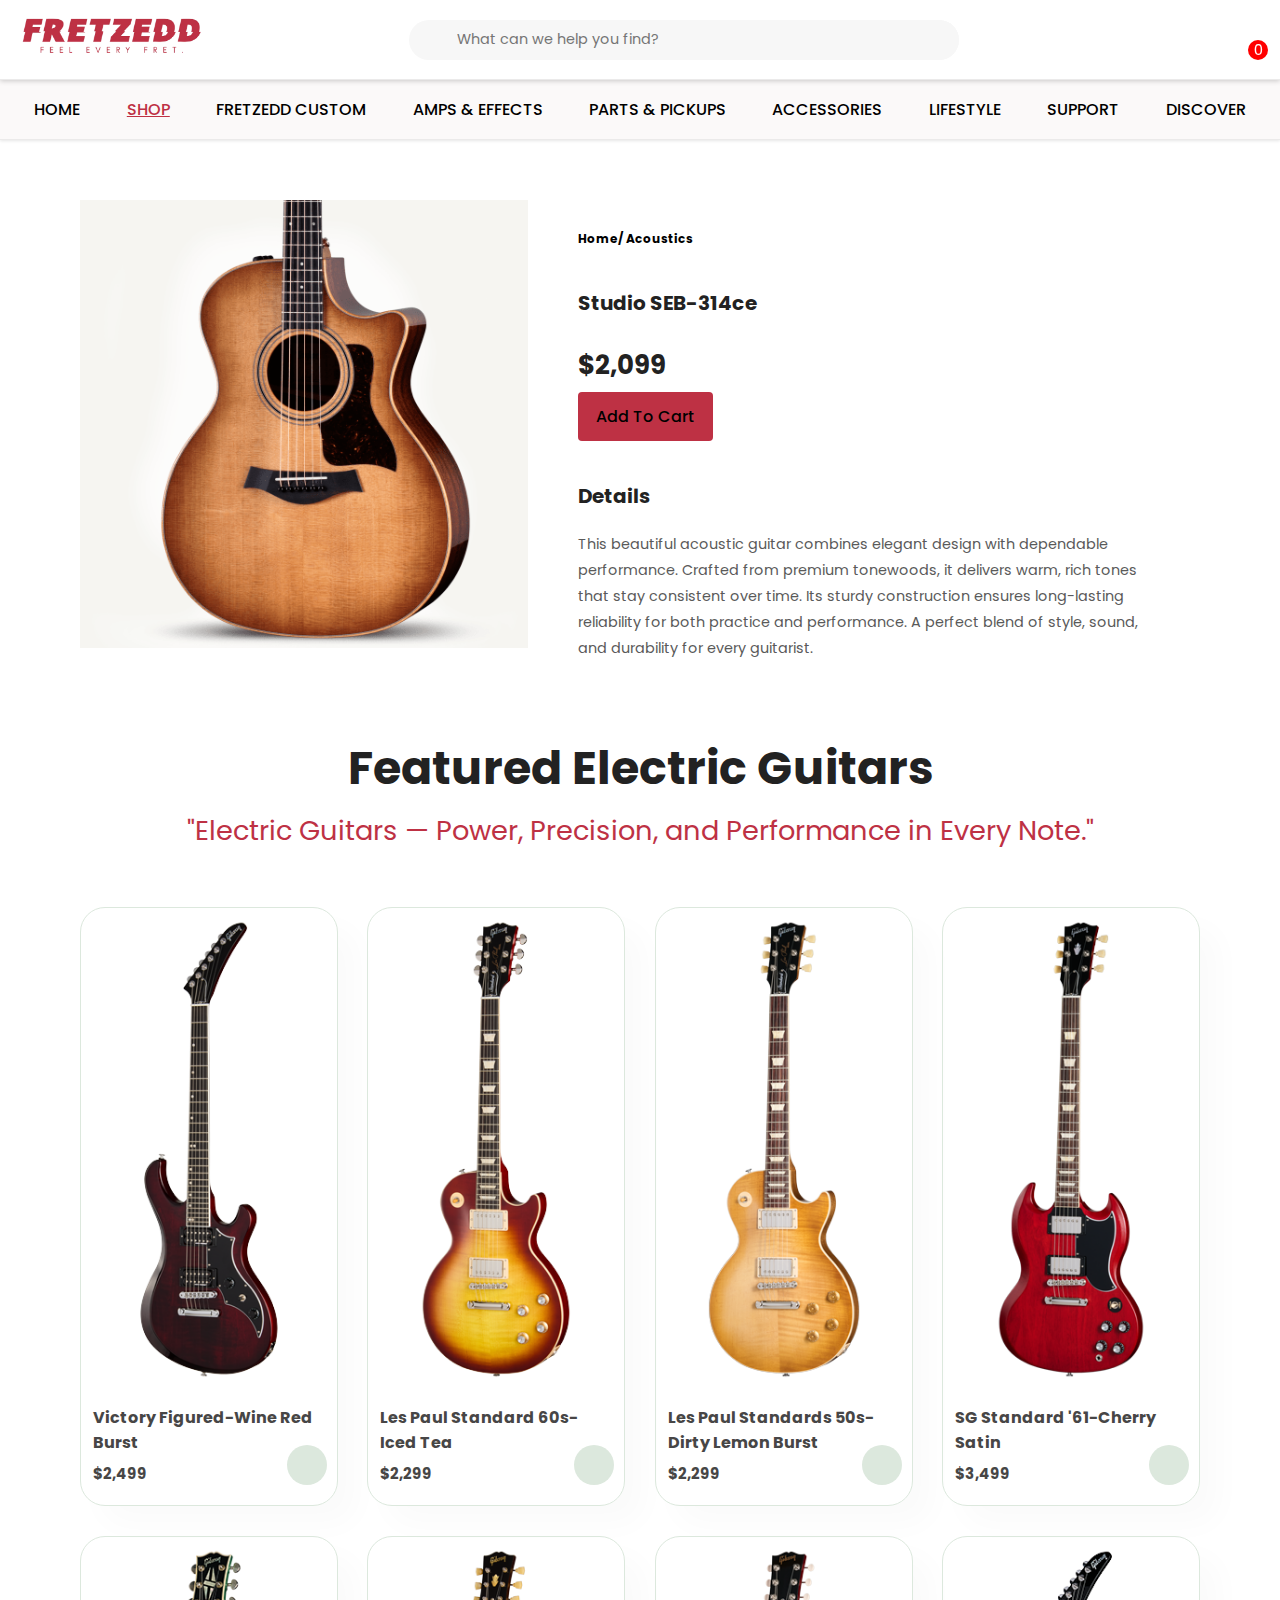
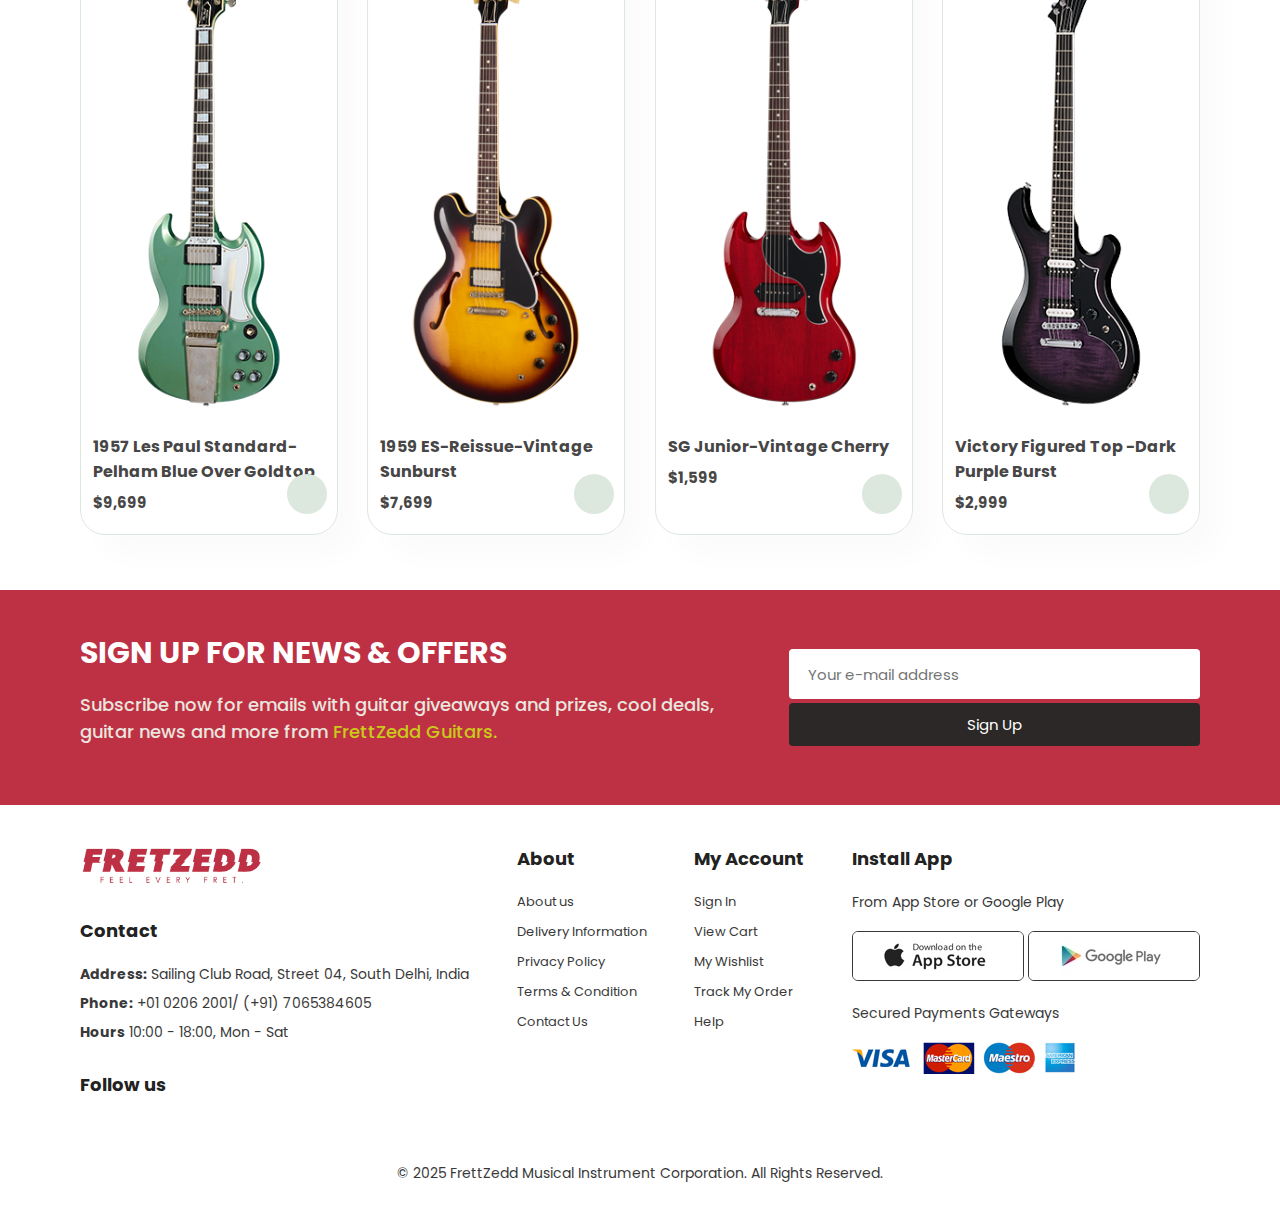
<file: singleProduct5.html>
<!DOCTYPE html>
<html lang="en">
  <head>
    <meta charset="UTF-8" />
    <meta name="viewport" content="width=device-width, initial-scale=1.0" />
    <title>FretZedd Guitars</title>
    <link
      rel="stylesheet"
      href="https://cdnjs.cloudflare.com/ajax/libs/font-awesome/6.6.0/css/all.min.css"
      integrity="sha512-Kc323vGBEqzTmouAECnVceyQqyqdsSiqLQISBL29aUW4U/M7pSPA/gEUZQqv1cwx4OnYxTxve5UMg5GT6L4JJg=="
      crossorigin="anonymous"
      referrerpolicy="no-referrer"
    />
    <link rel="stylesheet" href="style.css" />
  </head>
  <body>
    <header>
      <div class="header">
        <div class="logo">
          <a href="index.html"><img src="./images/Brand logo.png" alt="Brand Logo" /></a>
        </div>
        <div class="head-search">
          <div class="search-icon">
            <i class="fa-solid fa-magnifying-glass"></i>
          </div>
          <input
            type="text"
            placeholder="What can we help you find?"
            class="search-input"
          />
        </div>
        <div class="logos">
          <div class="logo1">
            <i class="fa-solid fa-location-dot"></i>
          </div>
          <div class="logo2">
            <i class="fa-solid fa-user"></i>
          </div>
          <div class="logo3">
            
              <i class="fa-solid fa-cart-shopping"></i>
            
            <span>0</span>
          </div>
        </div>
      </div>
    </header>

    <nav class="nav">
      <div id="mobile">
        <i id="bar" class="fa-solid fa-bars"></i>
      </div>
      <ul id="navbar">
        <li><a href="index.html">HOME</a></li>
        <li><a class="active" href="shop.html">SHOP</a></li>
        <li><a href="custom.html">FRETZEDD CUSTOM</a></li>
        <li><a href="amps.html">AMPS & EFFECTS</a></li>
        <li><a href="parts.html">PARTS & PICKUPS</a></li>
        <li><a href="accesories.html">ACCESSORIES</a></li>
        <li><a href="lifestyle.html">LIFESTYLE</a></li>
        <li><a href="support.html">SUPPORT</a></li>
        <li><a href="discover.html">DISCOVER</a></li>
        <a href="#" id="close"><i class="fa-solid fa-x"></i></a>
      </ul>
    </nav>
    <section id="prodetails" class="section-p1">
      <div class="single-pro-image">
        <img src="./images/card6.png" width="100%" alt="" />
      </div>
      <div class="single-pro-details">
        <h6>Home/ Acoustics</h6>
        <h4>Studio SEB-314ce</h4>
        <h2>$2,099</h2>
        <button class="addCart">Add To Cart</button>
        <h4>Details</h4>
        <span
          >This beautiful acoustic guitar combines elegant design with
          dependable performance. Crafted from premium tonewoods, it delivers
          warm, rich tones that stay consistent over time. Its sturdy
          construction ensures long-lasting reliability for both practice and
          performance. A perfect blend of style, sound, and durability for every
          guitarist.</span
        >
      </div>
    </section>

    <section id="product1" class="section-p1">
      <h2>Featured Electric Guitars</h2>
      <p style="color: rgb(190, 49, 68); font-size: 1.7rem">
        "Electric Guitars — Power, Precision, and Performance in Every Note."
      </p>
      <div class="pro-container">
        <div class="pro">
          <img src="./images/items-card1.png" alt="" />
          <div class="des">
            <h5>Victory Figured-Wine Red Burst</h5>
            <div class="star">
              <i class="fas fa-star"></i>
              <i class="fas fa-star"></i>
              <i class="fas fa-star"></i>
              <i class="fas fa-star"></i>
              <i class="fas fa-star"></i>
            </div>
            <h4>$2,499</h4>
          </div>
          <a href="#"><i class="fa-solid fa-cart-shopping cart"></i></a>
        </div>
        <div class="pro">
          <img src="./images/items-card2.png" alt="" />
          <div class="des">
            <h5>Les Paul Standard 60s-Iced Tea</h5>
            <div class="star">
              <i class="fas fa-star"></i>
              <i class="fas fa-star"></i>
              <i class="fas fa-star"></i>
              <i class="fas fa-star"></i>
              <i class="fas fa-star"></i>
            </div>
            <h4>$2,299</h4>
          </div>
          <a href="#"><i class="fa-solid fa-cart-shopping cart"></i></a>
        </div>
        <div class="pro">
          <img src="./images/items-card3.png" alt="" />
          <div class="des">
            <h5>Les Paul Standards 50s-Dirty Lemon Burst</h5>
            <div class="star">
              <i class="fas fa-star"></i>
              <i class="fas fa-star"></i>
              <i class="fas fa-star"></i>
              <i class="fas fa-star"></i>
              <i class="fas fa-star"></i>
            </div>
            <h4>$2,299</h4>
          </div>
          <a href="#"><i class="fa-solid fa-cart-shopping cart"></i></a>
        </div>
        <div class="pro">
          <img src="./images/items-card4.png" alt="" />
          <div class="des">
            <h5>SG Standard '61-Cherry Satin</h5>
            <div class="star">
              <i class="fas fa-star"></i>
              <i class="fas fa-star"></i>
              <i class="fas fa-star"></i>
              <i class="fas fa-star"></i>
              <i class="fas fa-star"></i>
            </div>
            <h4>$3,499</h4>
          </div>
          <a href="#"><i class="fa-solid fa-cart-shopping cart"></i></a>
        </div>
        <div class="pro">
          <img src="./images/items-card5.png" alt="" />
          <div class="des">
            <h5>1957 Les Paul Standard-Pelham Blue Over Goldtop</h5>
            <div class="star">
              <i class="fas fa-star"></i>
              <i class="fas fa-star"></i>
              <i class="fas fa-star"></i>
              <i class="fas fa-star"></i>
              <i class="fas fa-star"></i>
            </div>
            <h4>$9,699</h4>
          </div>
          <a href="#"><i class="fa-solid fa-cart-shopping cart"></i></a>
        </div>
        <div class="pro">
          <img src="./images/items-card6.png" alt="" />
          <div class="des">
            <h5>1959 ES-Reissue-Vintage Sunburst</h5>
            <div class="star">
              <i class="fas fa-star"></i>
              <i class="fas fa-star"></i>
              <i class="fas fa-star"></i>
              <i class="fas fa-star"></i>
              <i class="fas fa-star"></i>
            </div>
            <h4>$7,699</h4>
          </div>
          <a href="#"><i class="fa-solid fa-cart-shopping cart"></i></a>
        </div>
        <div class="pro">
          <img src="./images/items-card7.png" alt="" />
          <div class="des">
            <h5>SG Junior-Vintage Cherry</h5>
            <div class="star">
              <i class="fas fa-star"></i>
              <i class="fas fa-star"></i>
              <i class="fas fa-star"></i>
              <i class="fas fa-star"></i>
              <!-- <i class="fas fa-star"></i> -->
            </div>
            <h4>$1,599</h4>
          </div>
          <a href="#"><i class="fa-solid fa-cart-shopping cart"></i></a>
        </div>
        <div class="pro">
          <img src="./images/items-card8.png" alt="" />
          <div class="des">
            <h5>Victory Figured Top -Dark Purple Burst</h5>
            <div class="star">
              <i class="fas fa-star"></i>
              <i class="fas fa-star"></i>
              <i class="fas fa-star"></i>
              <!-- <i class="fas fa-star"></i> -->
              <!-- <i class="fas fa-star"></i> -->
            </div>
            <h4>$2,999</h4>
          </div>
          <a href="#"><i class="fa-solid fa-cart-shopping cart"></i></a>
        </div>
      </div>
    </section>

    <div class="cartTab">
      <h1>Shopping Cart</h1>
      <div class="listCart">
         <div class="item">
          <div class="cart-img">
            <img src="./images/cartimage1.jpg" alt="">
          </div>
          <div class="cart-name">
            NAME
          </div>
          <div class="totalPrice">
            $0.00
          </div>
          <div class="quantity">
            <span class="minus"><</span>
            <span>1</span>
            <span class="plus">></span>
          </div>
         </div>
         
      </div>
      <div class="cartbtn">
        <button class="closeBtn">CLOSE</button>
        <button class="checkoutbtn">CHECK OUT</button>
      </div>
    </div>

    <section id="newsletter" class="section-p1">
      <div class="newstext">
        <h3>SIGN UP FOR NEWS & OFFERS</h3>
        <p>
          Subscribe now for emails with guitar giveaways and prizes, cool
          deals,<br />
          guitar news and more from <span>FrettZedd Guitars.</span>
        </p>
      </div>
      <div class="form">
        <input type="text" placeholder="Your e-mail address" />
        <button>Sign Up</button>
      </div>
    </section>

    <footer class="section-p1">
      <div class="col">
        <img src="./images/Brand logo.png" alt="" id="footer-logo" />
        <h4>Contact</h4>
        <p>
          <strong>Address:</strong> Sailing Club Road, Street 04, South Delhi,
          India
        </p>
        <p><strong>Phone:</strong> +01 0206 2001/ (+91) 7065384605</p>
        <p><strong>Hours</strong> 10:00 - 18:00, Mon - Sat</p>
        <div class="follow">
          <h4>Follow us</h4>
          <div class="icon">
            <i class="fab fa-facebook-f"></i>
            <i class="fab fa-twitter"></i>
            <i class="fab fa-instagram"></i>
            <i class="fab fa-pinterest"></i>
            <i class="fab fa-youtube"></i>
          </div>
        </div>
      </div>
      <div class="col">
        <h4>About</h4>
        <a href="#">About us</a>
        <a href="#">Delivery Information</a>
        <a href="#">Privacy Policy</a>
        <a href="#">Terms & Condition</a>
        <a href="#">Contact Us</a>
      </div>
      <div class="col">
        <h4>My Account</h4>
        <a href="#">Sign In</a>
        <a href="#">View Cart</a>
        <a href="#">My Wishlist</a>
        <a href="#">Track My Order</a>
        <a href="#">Help</a>
      </div>

      <div class="col install">
        <h4>Install App</h4>
        <p>From App Store or Google Play</p>
        <div class="row">
          <img src="./images/app.jpg" alt="app store" />
          <img src="./images/play.jpg" alt="play store" />
        </div>
        <p>Secured Payments Gateways</p>
        <img src="./images/pay.png" alt="" />
      </div>

      <div class="copyright">
        <p>
          © 2025 FrettZedd Musical Instrument Corporation. All Rights Reserved.
        </p>
      </div>
    </footer>

    <script src="script.js"></script>
  </body>
</html>
</file>
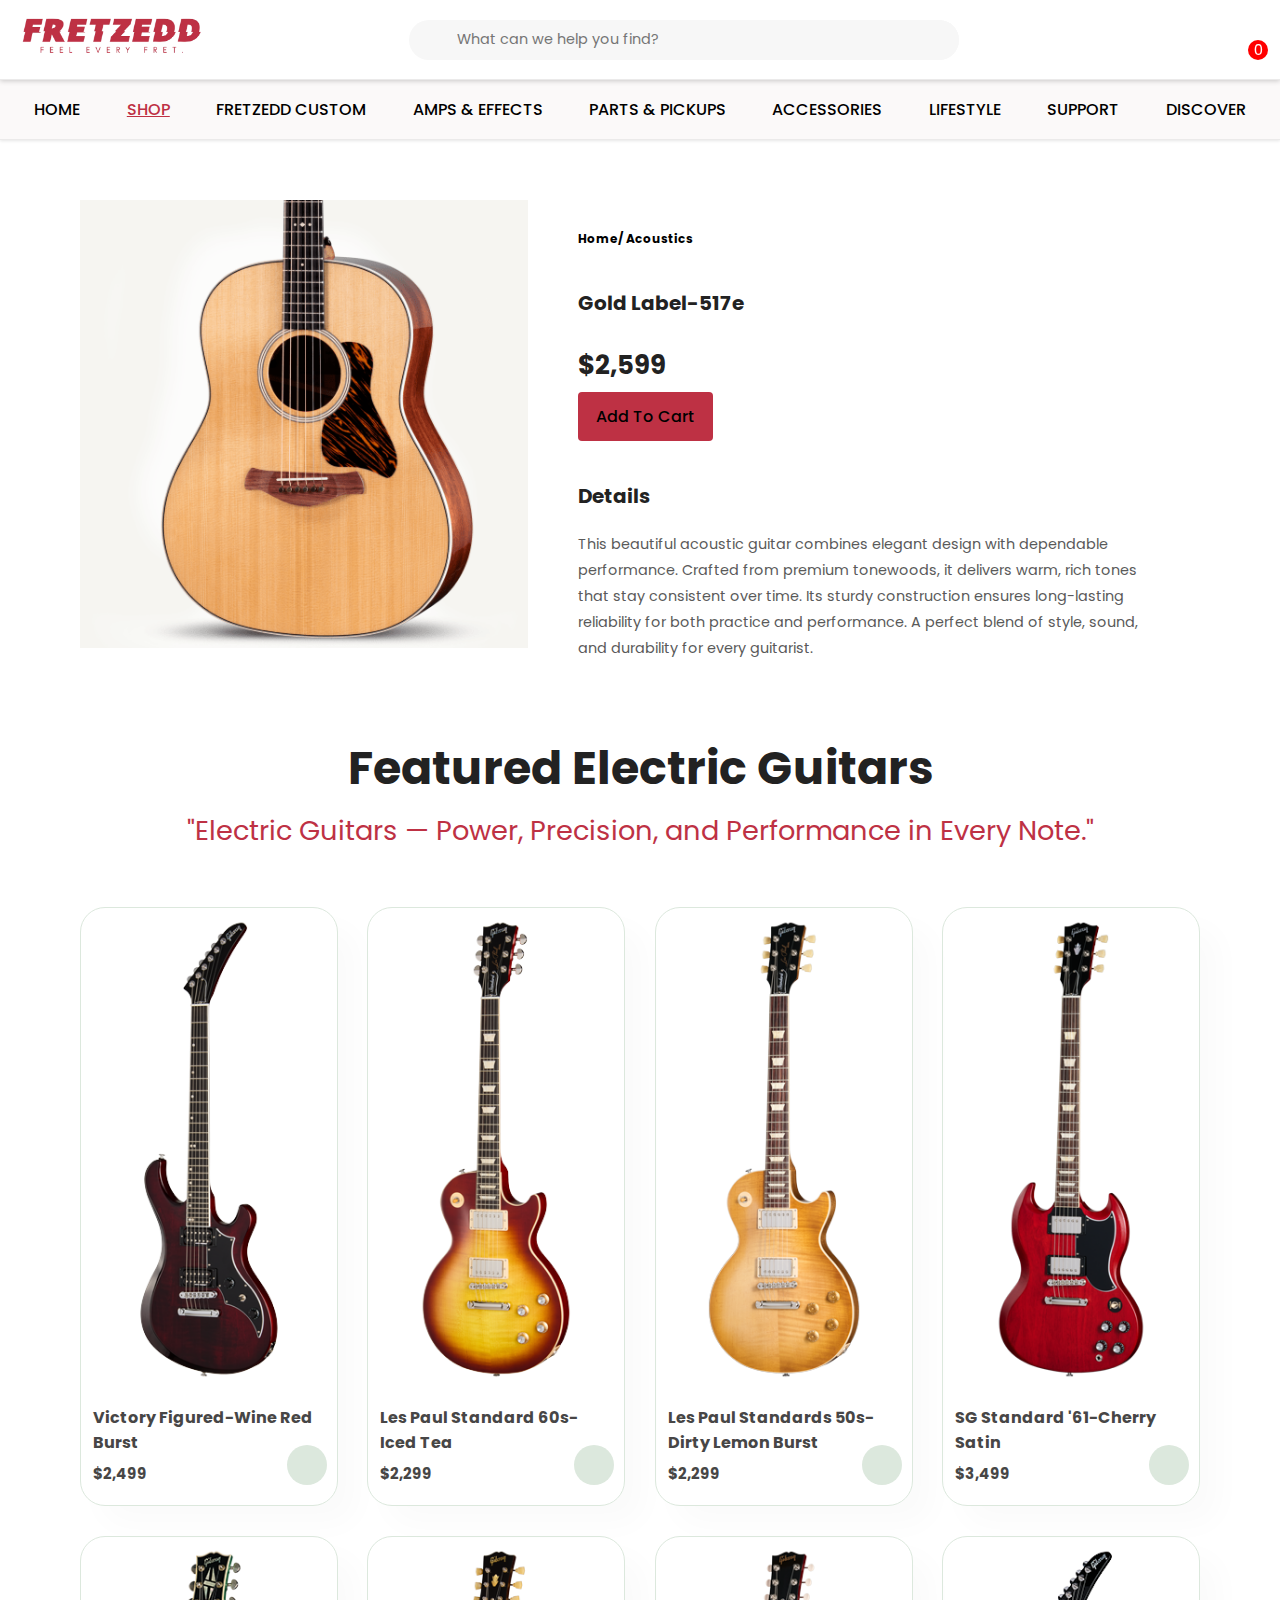
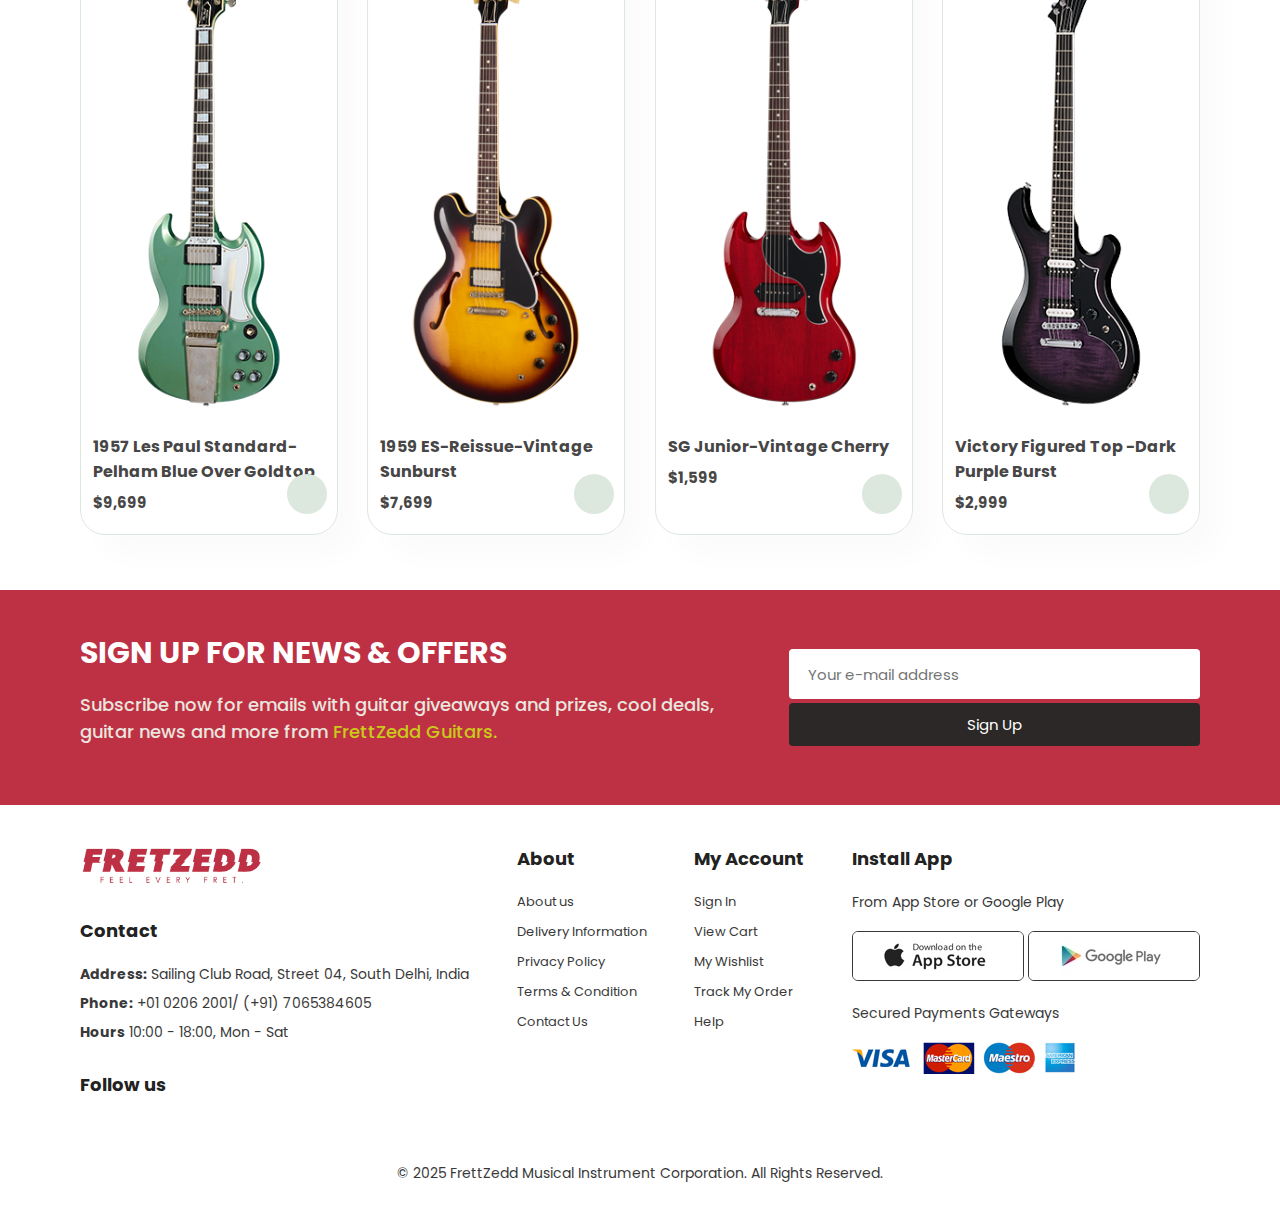
<file: singleProduct6.html>
<!DOCTYPE html>
<html lang="en">
  <head>
    <meta charset="UTF-8" />
    <meta name="viewport" content="width=device-width, initial-scale=1.0" />
    <title>FretZedd Guitars</title>
    <link
      rel="stylesheet"
      href="https://cdnjs.cloudflare.com/ajax/libs/font-awesome/6.6.0/css/all.min.css"
      integrity="sha512-Kc323vGBEqzTmouAECnVceyQqyqdsSiqLQISBL29aUW4U/M7pSPA/gEUZQqv1cwx4OnYxTxve5UMg5GT6L4JJg=="
      crossorigin="anonymous"
      referrerpolicy="no-referrer"
    />
    <link rel="stylesheet" href="style.css" />
  </head>
  <body>
    <header>
      <div class="header">
        <div class="logo">
          <a href="index.html"><img src="./images/Brand logo.png" alt="Brand Logo" /></a>
        </div>
        <div class="head-search">
          <div class="search-icon">
            <i class="fa-solid fa-magnifying-glass"></i>
          </div>
          <input
            type="text"
            placeholder="What can we help you find?"
            class="search-input"
          />
        </div>
        <div class="logos">
          <div class="logo1">
            <i class="fa-solid fa-location-dot"></i>
          </div>
          <div class="logo2">
            <i class="fa-solid fa-user"></i>
          </div>
          <div class="logo3">
            
              <i class="fa-solid fa-cart-shopping"></i>
            
            <span>0</span>
          </div>
        </div>
      </div>
    </header>

    <nav class="nav">
      <div id="mobile">
        <i id="bar" class="fa-solid fa-bars"></i>
      </div>
      <ul id="navbar">
        <li><a href="index.html">HOME</a></li>
        <li><a class="active" href="shop.html">SHOP</a></li>
        <li><a href="custom.html">FRETZEDD CUSTOM</a></li>
        <li><a href="amps.html">AMPS & EFFECTS</a></li>
        <li><a href="parts.html">PARTS & PICKUPS</a></li>
        <li><a href="accesories.html">ACCESSORIES</a></li>
        <li><a href="lifestyle.html">LIFESTYLE</a></li>
        <li><a href="support.html">SUPPORT</a></li>
        <li><a href="discover.html">DISCOVER</a></li>
        <a href="#" id="close"><i class="fa-solid fa-x"></i></a>
      </ul>
    </nav>
    <section id="prodetails" class="section-p1">
      <div class="single-pro-image">
        <img src="./images/card7.png" width="100%" alt="" />
      </div>
      <div class="single-pro-details">
        <h6>Home/ Acoustics</h6>
        <h4>Gold Label-517e</h4>
        <h2>$2,599</h2>
        <button class="addCart">Add To Cart</button>
        <h4>Details</h4>
        <span
          >This beautiful acoustic guitar combines elegant design with
          dependable performance. Crafted from premium tonewoods, it delivers
          warm, rich tones that stay consistent over time. Its sturdy
          construction ensures long-lasting reliability for both practice and
          performance. A perfect blend of style, sound, and durability for every
          guitarist.</span
        >
      </div>
    </section>

    <div class="cartTab">
      <h1>Shopping Cart</h1>
      <div class="listCart">
         <div class="item">
          <div class="cart-img">
            <img src="./images/cartimage1.jpg" alt="">
          </div>
          <div class="cart-name">
            NAME
          </div>
          <div class="totalPrice">
            $0.00
          </div>
          <div class="quantity">
            <span class="minus"><</span>
            <span>1</span>
            <span class="plus">></span>
          </div>
         </div>
         
      </div>
      <div class="cartbtn">
        <button class="closeBtn">CLOSE</button>
        <button class="checkoutbtn">CHECK OUT</button>
      </div>
    </div>

    <section id="product1" class="section-p1">
      <h2>Featured Electric Guitars</h2>
      <p style="color: rgb(190, 49, 68); font-size: 1.7rem">
        "Electric Guitars — Power, Precision, and Performance in Every Note."
      </p>
      <div class="pro-container">
        <div class="pro">
          <img src="./images/items-card1.png" alt="" />
          <div class="des">
            <h5>Victory Figured-Wine Red Burst</h5>
            <div class="star">
              <i class="fas fa-star"></i>
              <i class="fas fa-star"></i>
              <i class="fas fa-star"></i>
              <i class="fas fa-star"></i>
              <i class="fas fa-star"></i>
            </div>
            <h4>$2,499</h4>
          </div>
          <a href="#"><i class="fa-solid fa-cart-shopping cart"></i></a>
        </div>
        <div class="pro">
          <img src="./images/items-card2.png" alt="" />
          <div class="des">
            <h5>Les Paul Standard 60s-Iced Tea</h5>
            <div class="star">
              <i class="fas fa-star"></i>
              <i class="fas fa-star"></i>
              <i class="fas fa-star"></i>
              <i class="fas fa-star"></i>
              <i class="fas fa-star"></i>
            </div>
            <h4>$2,299</h4>
          </div>
          <a href="#"><i class="fa-solid fa-cart-shopping cart"></i></a>
        </div>
        <div class="pro">
          <img src="./images/items-card3.png" alt="" />
          <div class="des">
            <h5>Les Paul Standards 50s-Dirty Lemon Burst</h5>
            <div class="star">
              <i class="fas fa-star"></i>
              <i class="fas fa-star"></i>
              <i class="fas fa-star"></i>
              <i class="fas fa-star"></i>
              <i class="fas fa-star"></i>
            </div>
            <h4>$2,299</h4>
          </div>
          <a href="#"><i class="fa-solid fa-cart-shopping cart"></i></a>
        </div>
        <div class="pro">
          <img src="./images/items-card4.png" alt="" />
          <div class="des">
            <h5>SG Standard '61-Cherry Satin</h5>
            <div class="star">
              <i class="fas fa-star"></i>
              <i class="fas fa-star"></i>
              <i class="fas fa-star"></i>
              <i class="fas fa-star"></i>
              <i class="fas fa-star"></i>
            </div>
            <h4>$3,499</h4>
          </div>
          <a href="#"><i class="fa-solid fa-cart-shopping cart"></i></a>
        </div>
        <div class="pro">
          <img src="./images/items-card5.png" alt="" />
          <div class="des">
            <h5>1957 Les Paul Standard-Pelham Blue Over Goldtop</h5>
            <div class="star">
              <i class="fas fa-star"></i>
              <i class="fas fa-star"></i>
              <i class="fas fa-star"></i>
              <i class="fas fa-star"></i>
              <i class="fas fa-star"></i>
            </div>
            <h4>$9,699</h4>
          </div>
          <a href="#"><i class="fa-solid fa-cart-shopping cart"></i></a>
        </div>
        <div class="pro">
          <img src="./images/items-card6.png" alt="" />
          <div class="des">
            <h5>1959 ES-Reissue-Vintage Sunburst</h5>
            <div class="star">
              <i class="fas fa-star"></i>
              <i class="fas fa-star"></i>
              <i class="fas fa-star"></i>
              <i class="fas fa-star"></i>
              <i class="fas fa-star"></i>
            </div>
            <h4>$7,699</h4>
          </div>
          <a href="#"><i class="fa-solid fa-cart-shopping cart"></i></a>
        </div>
        <div class="pro">
          <img src="./images/items-card7.png" alt="" />
          <div class="des">
            <h5>SG Junior-Vintage Cherry</h5>
            <div class="star">
              <i class="fas fa-star"></i>
              <i class="fas fa-star"></i>
              <i class="fas fa-star"></i>
              <i class="fas fa-star"></i>
              <!-- <i class="fas fa-star"></i> -->
            </div>
            <h4>$1,599</h4>
          </div>
          <a href="#"><i class="fa-solid fa-cart-shopping cart"></i></a>
        </div>
        <div class="pro">
          <img src="./images/items-card8.png" alt="" />
          <div class="des">
            <h5>Victory Figured Top -Dark Purple Burst</h5>
            <div class="star">
              <i class="fas fa-star"></i>
              <i class="fas fa-star"></i>
              <i class="fas fa-star"></i>
              <!-- <i class="fas fa-star"></i> -->
              <!-- <i class="fas fa-star"></i> -->
            </div>
            <h4>$2,999</h4>
          </div>
          <a href="#"><i class="fa-solid fa-cart-shopping cart"></i></a>
        </div>
      </div>
    </section>

    <section id="newsletter" class="section-p1">
      <div class="newstext">
        <h3>SIGN UP FOR NEWS & OFFERS</h3>
        <p>
          Subscribe now for emails with guitar giveaways and prizes, cool
          deals,<br />
          guitar news and more from <span>FrettZedd Guitars.</span>
        </p>
      </div>
      <div class="form">
        <input type="text" placeholder="Your e-mail address" />
        <button>Sign Up</button>
      </div>
    </section>

    <footer class="section-p1">
      <div class="col">
        <img src="./images/Brand logo.png" alt="" id="footer-logo" />
        <h4>Contact</h4>
        <p>
          <strong>Address:</strong> Sailing Club Road, Street 04, South Delhi,
          India
        </p>
        <p><strong>Phone:</strong> +01 0206 2001/ (+91) 7065384605</p>
        <p><strong>Hours</strong> 10:00 - 18:00, Mon - Sat</p>
        <div class="follow">
          <h4>Follow us</h4>
          <div class="icon">
            <i class="fab fa-facebook-f"></i>
            <i class="fab fa-twitter"></i>
            <i class="fab fa-instagram"></i>
            <i class="fab fa-pinterest"></i>
            <i class="fab fa-youtube"></i>
          </div>
        </div>
      </div>
      <div class="col">
        <h4>About</h4>
        <a href="#">About us</a>
        <a href="#">Delivery Information</a>
        <a href="#">Privacy Policy</a>
        <a href="#">Terms & Condition</a>
        <a href="#">Contact Us</a>
      </div>
      <div class="col">
        <h4>My Account</h4>
        <a href="#">Sign In</a>
        <a href="#">View Cart</a>
        <a href="#">My Wishlist</a>
        <a href="#">Track My Order</a>
        <a href="#">Help</a>
      </div>

      <div class="col install">
        <h4>Install App</h4>
        <p>From App Store or Google Play</p>
        <div class="row">
          <img src="./images/app.jpg" alt="app store" />
          <img src="./images/play.jpg" alt="play store" />
        </div>
        <p>Secured Payments Gateways</p>
        <img src="./images/pay.png" alt="" />
      </div>

      <div class="copyright">
        <p>
          © 2025 FrettZedd Musical Instrument Corporation. All Rights Reserved.
        </p>
      </div>
    </footer>

    <script src="script.js"></script>
  </body>
</html>
</file>
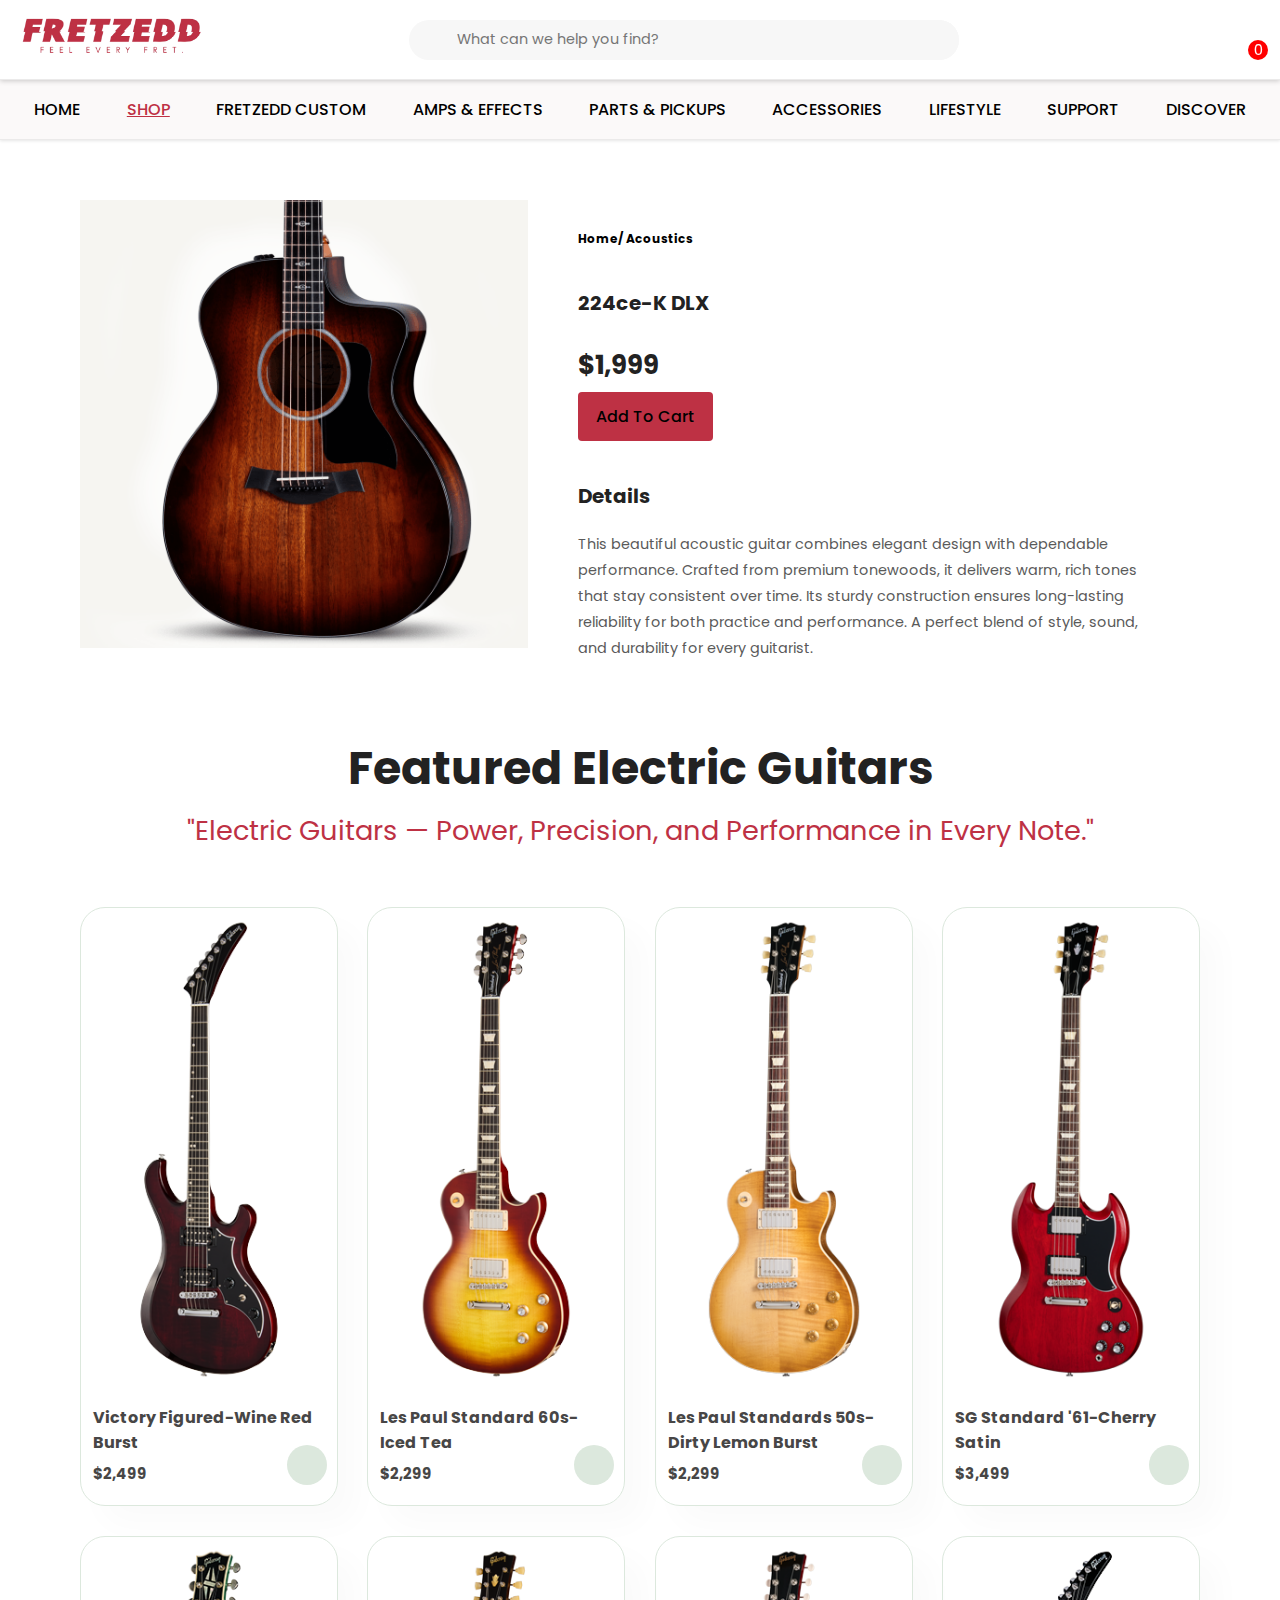
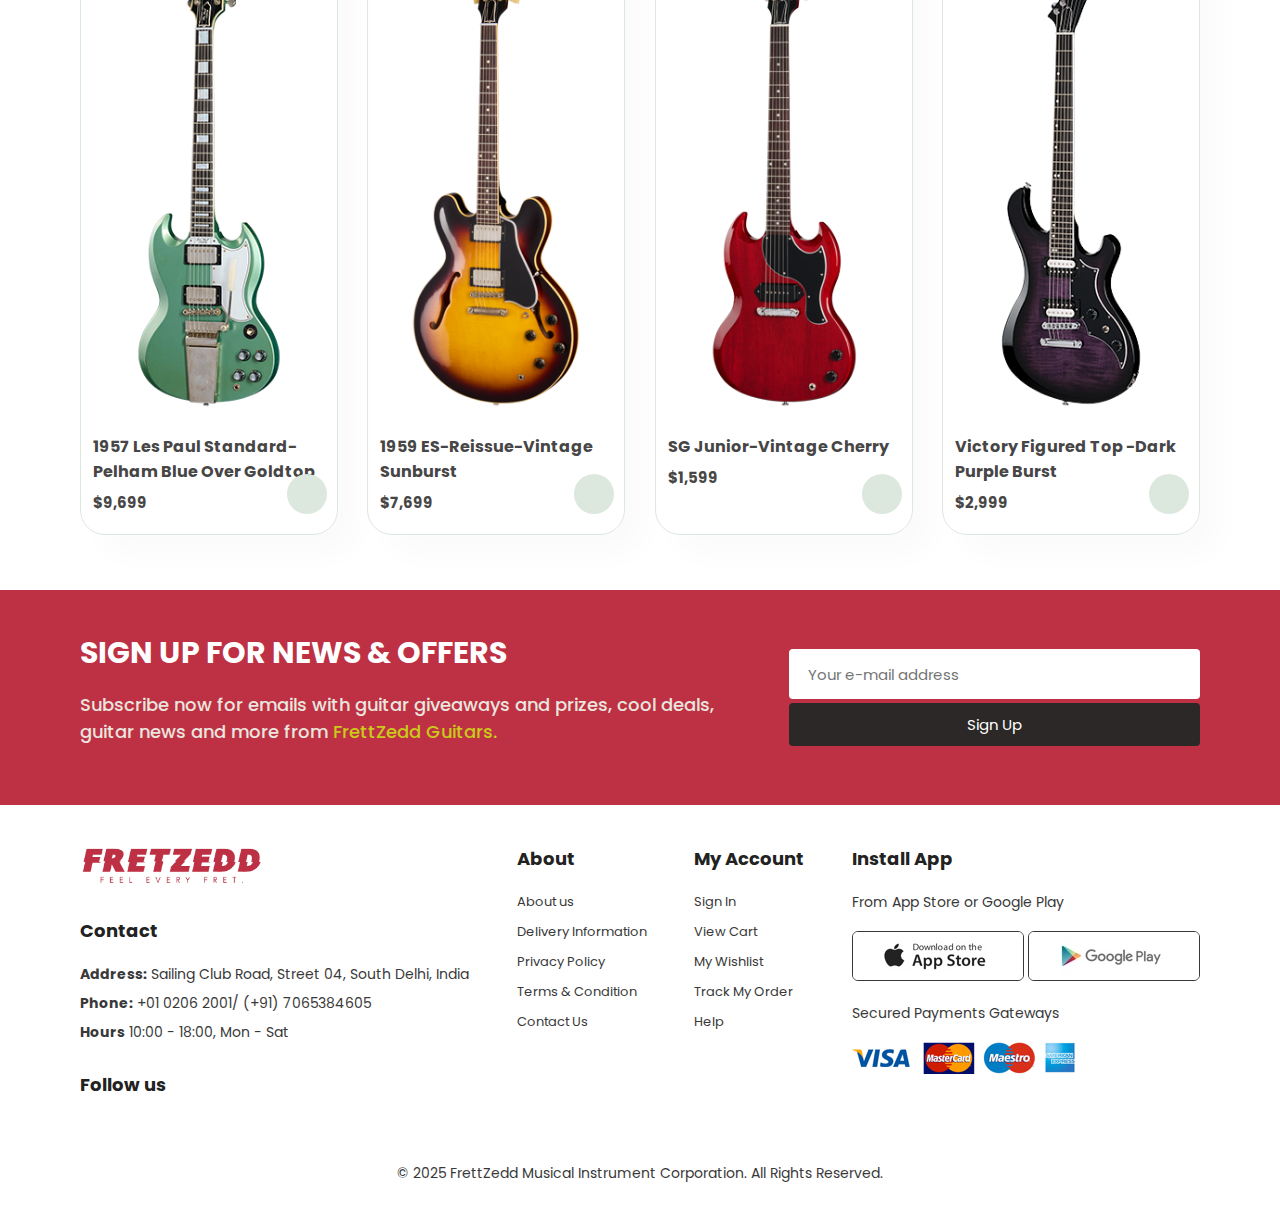
<file: singleProduct7.html>
<!DOCTYPE html>
<html lang="en">
  <head>
    <meta charset="UTF-8" />
    <meta name="viewport" content="width=device-width, initial-scale=1.0" />
    <title>FretZedd Guitars</title>
    <link
      rel="stylesheet"
      href="https://cdnjs.cloudflare.com/ajax/libs/font-awesome/6.6.0/css/all.min.css"
      integrity="sha512-Kc323vGBEqzTmouAECnVceyQqyqdsSiqLQISBL29aUW4U/M7pSPA/gEUZQqv1cwx4OnYxTxve5UMg5GT6L4JJg=="
      crossorigin="anonymous"
      referrerpolicy="no-referrer"
    />
    <link rel="stylesheet" href="style.css" />
  </head>
  <body>
    <header>
      <div class="header">
        <div class="logo">
          <a href="index.html"><img src="./images/Brand logo.png" alt="Brand Logo" /></a>
        </div>
        <div class="head-search">
          <div class="search-icon">
            <i class="fa-solid fa-magnifying-glass"></i>
          </div>
          <input
            type="text"
            placeholder="What can we help you find?"
            class="search-input"
          />
        </div>
        <div class="logos">
          <div class="logo1">
            <i class="fa-solid fa-location-dot"></i>
          </div>
          <div class="logo2">
            <i class="fa-solid fa-user"></i>
          </div>
          <div class="logo3">
            
              <i class="fa-solid fa-cart-shopping"></i>
            
            <span>0</span>
          </div>
        </div>
      </div>
    </header>

    <nav class="nav">
      <div id="mobile">
        <i id="bar" class="fa-solid fa-bars"></i>
      </div>
      <ul id="navbar">
        <li><a href="index.html">HOME</a></li>
        <li><a class="active" href="shop.html">SHOP</a></li>
        <li><a href="custom.html">FRETZEDD CUSTOM</a></li>
        <li><a href="amps.html">AMPS & EFFECTS</a></li>
        <li><a href="parts.html">PARTS & PICKUPS</a></li>
        <li><a href="accesories.html">ACCESSORIES</a></li>
        <li><a href="lifestyle.html">LIFESTYLE</a></li>
        <li><a href="support.html">SUPPORT</a></li>
        <li><a href="discover.html">DISCOVER</a></li>
        <a href="#" id="close"><i class="fa-solid fa-x"></i></a>
      </ul>
    </nav>
    <section id="prodetails" class="section-p1">
      <div class="single-pro-image">
        <img src="./images/card8.png" width="100%" alt="" />
      </div>
      <div class="single-pro-details">
        <h6>Home/ Acoustics</h6>
        <h4>224ce-K DLX</h4>
        <h2>$1,999</h2>
        <button class="addCart">Add To Cart</button>
        <h4>Details</h4>
        <span
          >This beautiful acoustic guitar combines elegant design with
          dependable performance. Crafted from premium tonewoods, it delivers
          warm, rich tones that stay consistent over time. Its sturdy
          construction ensures long-lasting reliability for both practice and
          performance. A perfect blend of style, sound, and durability for every
          guitarist.</span
        >
      </div>
    </section>

    <div class="cartTab">
      <h1>Shopping Cart</h1>
      <div class="listCart">
         <div class="item">
          <div class="cart-img">
            <img src="./images/cartimage1.jpg" alt="">
          </div>
          <div class="cart-name">
            NAME
          </div>
          <div class="totalPrice">
            $0.00
          </div>
          <div class="quantity">
            <span class="minus"><</span>
            <span>1</span>
            <span class="plus">></span>
          </div>
         </div>
         
      </div>
      <div class="cartbtn">
        <button class="closeBtn">CLOSE</button>
        <button class="checkoutbtn">CHECK OUT</button>
      </div>
    </div>

    <section id="product1" class="section-p1">
      <h2>Featured Electric Guitars</h2>
      <p style="color: rgb(190, 49, 68); font-size: 1.7rem">
        "Electric Guitars — Power, Precision, and Performance in Every Note."
      </p>
      <div class="pro-container">
        <div class="pro">
          <img src="./images/items-card1.png" alt="" />
          <div class="des">
            <h5>Victory Figured-Wine Red Burst</h5>
            <div class="star">
              <i class="fas fa-star"></i>
              <i class="fas fa-star"></i>
              <i class="fas fa-star"></i>
              <i class="fas fa-star"></i>
              <i class="fas fa-star"></i>
            </div>
            <h4>$2,499</h4>
          </div>
          <a href="#"><i class="fa-solid fa-cart-shopping cart"></i></a>
        </div>
        <div class="pro">
          <img src="./images/items-card2.png" alt="" />
          <div class="des">
            <h5>Les Paul Standard 60s-Iced Tea</h5>
            <div class="star">
              <i class="fas fa-star"></i>
              <i class="fas fa-star"></i>
              <i class="fas fa-star"></i>
              <i class="fas fa-star"></i>
              <i class="fas fa-star"></i>
            </div>
            <h4>$2,299</h4>
          </div>
          <a href="#"><i class="fa-solid fa-cart-shopping cart"></i></a>
        </div>
        <div class="pro">
          <img src="./images/items-card3.png" alt="" />
          <div class="des">
            <h5>Les Paul Standards 50s-Dirty Lemon Burst</h5>
            <div class="star">
              <i class="fas fa-star"></i>
              <i class="fas fa-star"></i>
              <i class="fas fa-star"></i>
              <i class="fas fa-star"></i>
              <i class="fas fa-star"></i>
            </div>
            <h4>$2,299</h4>
          </div>
          <a href="#"><i class="fa-solid fa-cart-shopping cart"></i></a>
        </div>
        <div class="pro">
          <img src="./images/items-card4.png" alt="" />
          <div class="des">
            <h5>SG Standard '61-Cherry Satin</h5>
            <div class="star">
              <i class="fas fa-star"></i>
              <i class="fas fa-star"></i>
              <i class="fas fa-star"></i>
              <i class="fas fa-star"></i>
              <i class="fas fa-star"></i>
            </div>
            <h4>$3,499</h4>
          </div>
          <a href="#"><i class="fa-solid fa-cart-shopping cart"></i></a>
        </div>
        <div class="pro">
          <img src="./images/items-card5.png" alt="" />
          <div class="des">
            <h5>1957 Les Paul Standard-Pelham Blue Over Goldtop</h5>
            <div class="star">
              <i class="fas fa-star"></i>
              <i class="fas fa-star"></i>
              <i class="fas fa-star"></i>
              <i class="fas fa-star"></i>
              <i class="fas fa-star"></i>
            </div>
            <h4>$9,699</h4>
          </div>
          <a href="#"><i class="fa-solid fa-cart-shopping cart"></i></a>
        </div>
        <div class="pro">
          <img src="./images/items-card6.png" alt="" />
          <div class="des">
            <h5>1959 ES-Reissue-Vintage Sunburst</h5>
            <div class="star">
              <i class="fas fa-star"></i>
              <i class="fas fa-star"></i>
              <i class="fas fa-star"></i>
              <i class="fas fa-star"></i>
              <i class="fas fa-star"></i>
            </div>
            <h4>$7,699</h4>
          </div>
          <a href="#"><i class="fa-solid fa-cart-shopping cart"></i></a>
        </div>
        <div class="pro">
          <img src="./images/items-card7.png" alt="" />
          <div class="des">
            <h5>SG Junior-Vintage Cherry</h5>
            <div class="star">
              <i class="fas fa-star"></i>
              <i class="fas fa-star"></i>
              <i class="fas fa-star"></i>
              <i class="fas fa-star"></i>
              <!-- <i class="fas fa-star"></i> -->
            </div>
            <h4>$1,599</h4>
          </div>
          <a href="#"><i class="fa-solid fa-cart-shopping cart"></i></a>
        </div>
        <div class="pro">
          <img src="./images/items-card8.png" alt="" />
          <div class="des">
            <h5>Victory Figured Top -Dark Purple Burst</h5>
            <div class="star">
              <i class="fas fa-star"></i>
              <i class="fas fa-star"></i>
              <i class="fas fa-star"></i>
              <!-- <i class="fas fa-star"></i> -->
              <!-- <i class="fas fa-star"></i> -->
            </div>
            <h4>$2,999</h4>
          </div>
          <a href="#"><i class="fa-solid fa-cart-shopping cart"></i></a>
        </div>
      </div>
    </section>

    <section id="newsletter" class="section-p1">
      <div class="newstext">
        <h3>SIGN UP FOR NEWS & OFFERS</h3>
        <p>
          Subscribe now for emails with guitar giveaways and prizes, cool
          deals,<br />
          guitar news and more from <span>FrettZedd Guitars.</span>
        </p>
      </div>
      <div class="form">
        <input type="text" placeholder="Your e-mail address" />
        <button>Sign Up</button>
      </div>
    </section>

    <footer class="section-p1">
      <div class="col">
        <img src="./images/Brand logo.png" alt="" id="footer-logo" />
        <h4>Contact</h4>
        <p>
          <strong>Address:</strong> Sailing Club Road, Street 04, South Delhi,
          India
        </p>
        <p><strong>Phone:</strong> +01 0206 2001/ (+91) 7065384605</p>
        <p><strong>Hours</strong> 10:00 - 18:00, Mon - Sat</p>
        <div class="follow">
          <h4>Follow us</h4>
          <div class="icon">
            <i class="fab fa-facebook-f"></i>
            <i class="fab fa-twitter"></i>
            <i class="fab fa-instagram"></i>
            <i class="fab fa-pinterest"></i>
            <i class="fab fa-youtube"></i>
          </div>
        </div>
      </div>
      <div class="col">
        <h4>About</h4>
        <a href="#">About us</a>
        <a href="#">Delivery Information</a>
        <a href="#">Privacy Policy</a>
        <a href="#">Terms & Condition</a>
        <a href="#">Contact Us</a>
      </div>
      <div class="col">
        <h4>My Account</h4>
        <a href="#">Sign In</a>
        <a href="#">View Cart</a>
        <a href="#">My Wishlist</a>
        <a href="#">Track My Order</a>
        <a href="#">Help</a>
      </div>

      <div class="col install">
        <h4>Install App</h4>
        <p>From App Store or Google Play</p>
        <div class="row">
          <img src="./images/app.jpg" alt="app store" />
          <img src="./images/play.jpg" alt="play store" />
        </div>
        <p>Secured Payments Gateways</p>
        <img src="./images/pay.png" alt="" />
      </div>

      <div class="copyright">
        <p>
          © 2025 FrettZedd Musical Instrument Corporation. All Rights Reserved.
        </p>
      </div>
    </footer>

    <script src="script.js"></script>
  </body>
</html>
</file>
<file: style.css>
/* Google Fonts */
@import url("https://fonts.googleapis.com/css2?family=Poppins:ital,wght@0,100;0,200;0,300;0,400;0,500;0,600;0,700;0,800;0,900;1,100;1,200;1,300;1,400;1,500;1,600;1,700;1,800;1,900&display=swap");
* {
  padding: 0;
  margin: 0;
  box-sizing: border-box;
  font-family: "Poppins", sans-serif;
  /* outline: 1px solid red; */
}

h1 {
  font-size: 50px;
  line-height: 64px;
  color: #222;
}
h2 {
  font-size: 46px;
  line-height: 54px;
  color: #222;
}
h4 {
  font-size: 20px;
  color: #222;
}
h6 {
  font-weight: 700;
  font-size: 12px;
}
p {
  font-size: 16px;
  color: black;
  margin: 15px 0 20px 0;
}
.section-p1 {
  padding: 40px 80px;
}
.section-m1 {
  margin: 40px 0;
}
body {
  width: 100%;
}
/* header */
header {
  height: 80px;
  width: 100%;
  background-color: white;
  display: flex;
  justify-content: center;
  align-items: center;
  box-sizing: border-box;
  border-bottom: 0.8px solid rgb(235, 234, 234);
  box-shadow: 0 1px 5px rgba(0, 0, 0, 0.2);
  z-index: 999;
  position: sticky;
  top: 0;
  left: 0;
}

.header {
  height: 42px;
  width: 100%;
  display: flex;
  align-items: center;
  justify-content: space-between;
  padding: 0 20px;
}

div.logo {
  height: 42px;
  display: flex;
  align-items: center;
}

.logo img {
  height: 42px;
  width: auto;
  object-fit: contain;
  cursor: pointer;
}

.head-search {
  display: flex;
  justify-content: space-evenly;
  background-color: rgb(247, 247, 247);
  height: 40px;
  width: 550px;
  align-items: center;
  border-radius: 50px;
}
.search-icon i {
  padding-left: 20px;
  border: none;
  padding-right: 18px;
  font-size: 1.2rem;
}
.search-input {
  width: 100%;
  height: 40px;
  border: none;
  background-color: rgb(247, 247, 247);
  border-top-right-radius: 25px;
  border-bottom-right-radius: 25px;
  font-size: 0.9rem;
  padding-left: 10px;
  outline: none;
}
.logos {
  height: 42px;
  width: 96px;
  display: flex;
  justify-content: center;
  align-items: center;
}
.logo1 {
  height: 42px;
  width: 48px;
  font-size: 1.5rem;
  display: flex;
  justify-content: center;
  align-items: center;
  cursor: pointer;
  margin-right: 5px;
}
.logo2 {
  height: 42px;
  width: 48px;
  font-size: 1.5rem;
  display: flex;
  justify-content: center;
  align-items: center;
  cursor: pointer;
  margin-right: 5px;
}
.logo3 {
  height: 42px;
  width: 48px;
  font-size: 1.5rem;
  display: flex;
  justify-content: center;
  align-items: center;
  position: relative;
  cursor: pointer;
}
.logo3 span{
  font-size: 15px;
  color: white;
  display: flex;
  width: 20px;
  height: 20px;
  background-color: red;
  align-items: center;
  justify-content: center;
  border-radius: 50%;
  position: absolute;
  top: 50%;
  right: -8px;
}
.logo2:hover {
  background-color: rgb(223, 222, 222);
  border-radius: 20px;
}
/* nav */
nav {
  background-color: rgb(251, 249, 249);
  height: 60px;
  width: 100%;
  display: flex;
  align-items: center;
  justify-content: center;
  overflow-x: hidden;
  border-bottom: 0.8px solid rgb(235, 234, 234);
  box-shadow: 0 1px 3px rgba(0, 0, 0, 0.1);
}

#navbar {
  width: 100%;
  display: flex;
  align-items: center;
  justify-content: space-evenly;
  flex-wrap: wrap;
  gap: 0;
  padding: 0;
  margin: 0;
}

#navbar li {
  list-style: none;
  position: relative;
  padding: 0; 
}

#navbar li a {
  text-decoration: none;
  color: black;
  font-size: 16px;
  font-weight: 450;
  padding: 8px 12px; 
  transition: 0.2s ease;
  display: inline-block;
}

#navbar li a:hover,
#navbar li a.active {
  color: rgb(190, 49, 68);
  text-decoration: underline;
}

#mobile {
  display: none;
  align-items: center;
  margin-right: auto;
}
#close {
  display: none;
}

/* hero section */
.hero-section {
  height: 90vh;
  width: 100%;
  padding: 0 80px;
  position: relative;
  overflow: hidden;
  background-image: url(./images/HerpBanner.webp);
  background-size: cover;
  background-position: top 25% right 0;
}

.hero-text {
  position: absolute;
  top: 128px;
  color: black;
  padding-left: 60px;
  z-index: 2;
}

.hero-text h2 {
  font-weight: 1000;
  font-family: "Franklin Gothic", sans-serif;
}

.hero-text p {
  font-size: 25px;
  color: rgb(46, 47, 48);
}

.hero-text button {
  font-size: 1.2rem;
  padding: 15px;
  font-weight: 100;
  color: white;
  background-color: black;
  border-radius: 50px;
  border: none;
  transition: 0.2s ease;
}

.hero-text button:hover {
  background-color: rgb(190, 49, 68);
  cursor: pointer;
}

/* info section */
.info {
  height: 82px;
  width: 100%;
  background-color: rgb(67, 66, 66);
  display: flex;
  flex-wrap: wrap;
  justify-content: space-evenly;
  align-items: center;
  margin-top: 0;
}

.info-1,
.info-2,
.info-3 {
  display: flex;
  align-items: center;
  padding: 1rem;
}

.info-1 img,
.info-2 img,
.info-3 img {
  height: 54px;
  width: 54px;
}

.info-1 p,
.info-2 p,
.info-3 p {
  font-size: 1.2rem;
  font-weight: 700;
  color: white;
  font-family: Arial, sans-serif;
  padding-left: 12px;
  margin: 0;
}
/* product section */
#product1 {
  text-align: center;
}
#product1 .pro-container {
  display: flex;
  justify-content: space-between;
  padding-top: 20px;
  flex-wrap: wrap;
}
#product1 .pro {
  width: 23%;
  min-width: 250px;
  padding: 10px 12px;
  border: 1px solid #dce8dd;
  border-radius: 25px;
  cursor: pointer;
  box-shadow: 20px 20px 30px rgba(0, 0, 0, 0.02);
  margin: 15px 0;
  transition: 0.2s ease;
  position: relative;
}
#product1 .pro:hover {
  box-shadow: 20px 20px 30px rgba(0, 0, 0, 0.06);
}

#product1 .pro img {
  width: 100%;
  border-radius: 20px;
}
#product1 .pro .des {
  text-align: start;
  padding: 10px 0;
}
#product1 .pro .des h5 {
  padding-top: 7px;
  color: rgb(71, 70, 70);
  font-size: 16px;
}
#product1 .pro .des i {
  font-size: 12px;
  color: rgb(190, 49, 68);
}
#product1 .pro .des h4 {
  padding-top: 7px;
  font-size: 15px;
  font-weight: 700;
  color: rgb(71, 70, 70);
}
#product1 .pro .cart {
  width: 40px;
  height: 40px;
  line-height: 40px;
  border-radius: 50px;
  background-color: #dce8dd;
  /* font-weight: 500; */
  color: rgb(190, 49, 68);
  position: absolute;
  bottom: 20px;
  right: 10px;
}

/* hero2 section */
.hero2 {
  height: 489px;
  position: relative;
  width: 100%;
  background-image: url(./images/second\ image.jpg);
  background-size: cover;
}

.hero2-text {
  color: white;
  position: absolute;
  top: 50px;
  padding-left: 90px;
}
.hero2-text h1 {
  font-weight: 1000;
  color: white;
}
.hero2-text p {
  font-size: 1.5rem;
  color: white;
}
.hero2-text i {
  color: white;
}
.hero2-text button {
  color: white;
  padding: 15px;
  background-color: black;
  border-radius: 50px;
  border: none;
  font-size: 1.2rem;
  font-weight: 100;
  transition: 0.2s ease;
}
.hero2-text button:hover {
  background-color: rgb(190, 49, 68);
  cursor: pointer;
}

/* Advertisement */
.advert {
  height: 420px;
  width: 100%;
  align-items: center;
  justify-content: center;
}
.advert-images {
  height: 400px;
  display: flex;
  justify-content: space-evenly;
  flex-wrap: wrap;
}
.advert-images img {
  height: 386.02px;
  width: 584.05px;
  /* width: 100%; */
  transition: 0.3s;
  border-radius: 12px;
  transition: 0.3s ease;
  cursor: pointer;
}
.advert-images img:hover {
  box-shadow: 0px 8px 16px 0 rgba(0, 0, 0, 0.3);
}

#about {
  height: 460px;
  width: 100%;
  display: flex;
  justify-content: center;
  align-items: center;
  background-color: rgb(234, 229, 222);
}

.details {
  height: 318px;
  width: 740px;
  display: flex;
  justify-content: center;
  align-items: center;
  flex-wrap: wrap;
}

.details h2 {
  color: rgb(57, 57, 57);
  font-family: "Franklin Gothic Medium";
}

.details span {
  color: rgb(190, 49, 68);
  cursor: pointer;
}

.details p {
  font-size: 1.2rem;
  color: rgb(57, 57, 57);
}
#read {
  color: rgb(190, 49, 68);
  cursor: pointer;
}

#newsletter {
  display: flex;
  justify-content: space-between;
  flex-wrap: wrap;
  align-items: center;
  background-color: rgb(190, 49, 68);
}

#newsletter h3 {
  font-size: 30px;
  font-weight: 700;
  color: white;
}
#newsletter p {
  font-size: 18px;
  font-weight: 500;
  color: rgb(234, 229, 222);
}
#newsletter p span {
  color: rgb(202, 202, 27);
  cursor: pointer;
}

#newsletter input {
  height: 3.125rem;
  width: 100%;
  padding: 0 1.25em;
  font-size: 15px;
  border: 1px solid transparent;
  border-radius: 4px;
  outline: none;
}

#newsletter button {
  padding: 10px;
  width: 100%;
  border-radius: 4px;
  border: none;
  margin-top: 4px;
  background-color: rgb(43, 40, 39);
  font-size: 15px;
  color: white;
  cursor: pointer;
}

#footer-logo {
  height: 42px;
  width: auto;
  /* object-fit: contain; */
  cursor: pointer;
  margin-bottom: 30px;
}

footer {
  display: flex;
  flex-wrap: wrap;
  justify-content: space-between;
  /* background-color:  rgb(234, 229, 222); */
}

footer .col {
  display: flex;
  flex-direction: column;
  align-items: flex-start;
  margin-bottom: 20px;
}

footer h4 {
  font-size: 18px;
  padding-bottom: 20px;
}

footer p {
  font-size: 14px;
  margin: 0 0 8px 0;
  color: rgb(57, 57, 57);
}

footer a {
  font-size: 13px;
  text-decoration: none;
  color: rgb(57, 57, 57);
  margin-bottom: 10px;
}

footer .follow {
  margin-top: 20px;
}

footer .follow i {
  color: rgb(57, 57, 57);
  padding-right: 4px;
  cursor: pointer;
}

footer .install .row img {
  border: 1px solid rgb(57, 57, 57);
  border-radius: 6px;
}

footer .install img {
  margin: 10px 0 15px 0;
}

footer .follow i:hover,
footer a:hover {
  color: rgb(190, 49, 68);
}

footer .copyright {
  width: 100%;
  text-align: center;
}

/* media query */  

@media (max-width: 799px) {
  .header {
    height: 42px;
    width: 100%;
    display: flex;
    align-items: center;
    justify-content: space-around;
    padding: 10px;
    box-sizing: border-box;
  }

  .logo img {
    height: 42px;
    width: auto;
    max-width: 150px;
    object-fit: contain;
    cursor: pointer;
    margin-top: 5px;
    padding-right: 2px;
  }

  .head-search {
    display: flex;
    justify-content: space-evenly;
    background-color: rgb(247, 247, 247);
    height: 38px;
    width: 60%;
    max-width: 530px;
    align-items: center;
    border-radius: 50px;
  }

  .logos {
    height: 40px;
    width: 120px;
    display: flex;
    justify-content: center;
    align-items: center;
  }

  .nav {
    display: flex;
    align-items: center;
    justify-content: space-between;
    height: 60px;
    padding: 0 16px;
    background: rgb(251, 249, 249); 
    position: relative;
    z-index: 100;
  }

  /* Show menu icon */
  #mobile {
    display: flex;
    align-items: center;
    cursor: pointer;
  }

  #mobile i {
    font-size: 24px;
    color: rgb(190, 49, 68);
  }

  #navbar {
    display: flex;
    flex-direction: column;
    align-items: flex-start;
    justify-content: flex-start;
    position: fixed;
    top: 80px;
    left: -300px;
    height: 100vh;
    width: 300px;
    background: rgb(234, 229, 222);
    z-index: 999;
    padding: 20px;
    box-shadow: 2px 0 5px rgba(0, 0, 0, 0.1);
    overflow-y: auto;
    transition: 0.3s;
  }

  #navbar.active {
    left: 0px;
  }

  #navbar li {
    width: 100%;
    padding: 10px 60px;
  }

  #navbar li a {
    display: block;
    width: 100%;
  }

  #close {
    position: absolute;
    top: 15px;
    left: 18px;
    color: rgb(190, 49, 68);
    font-size: 24px;
    display: initial;
  }

  .hero-section {
    height: 60vh;
    padding: 0 80px;
    background-position: left -330px top 30%;
  }
  .hero-text {
    /* position: absolute; */
    height: 100px;
    top: 15px;
    color: black;
    padding-left: 25px;
    z-index: 2;
    left: 2px;
  }
  .hero-text h2 {
    font-weight: 500;
  }
  .hero-text button {
    margin-top: 320px;
  }
  .hero-text p {
    display: none;
  }

  .info p {
    font-size: 16px;
  }
  .hero2 {
    /* height: 489px; */
    /* position: relative; */
    width: 100%;
    background-position: top 25% left -550px;
  }
  .hero2-text {
    height: 300px;
    /* width: 300px; */
    color: white;
    position: absolute;
    top: 55px;
    padding-left: 20px;
  }
  .advert {
    height: 300px;
  }
  .advert-images {
    height: 300px;
    display: flex;
    justify-content: space-evenly;
    flex-wrap: wrap;
  }
  .advert-images img {
    height: 250px;
    width: 350px;
  }
}

@media (max-width: 477px) {
  .header {
    height: 42px;
    width: 100%;
    justify-content: space-between;
    position: fixed;
    z-index: 999;
  }
  .logo img {
    height: 42px;
    width: auto;
    max-width: 110px;
  }
  .head-search {
    display: flex;
    justify-content: space-evenly;
    background-color: rgb(247, 247, 247);
    height: 28px;
    width: 55%;
    max-width: 530px;
    align-items: center;
    border-radius: 50px;
  }
  .head-search input {
    height: 28px;
    font-size: 8px;
    padding-left: 12px;
  }
  .head-search .search-icon {
    width: 40px;
    justify-content: center;
    align-items: center;
  }
  .head-search .search-icon i {
    font-size: 15px;
  }
  .logos {
    height: 40px;
    width: 30px;
    display: flex;
    justify-content: space-around;
    align-items: center;
  }
  .logos .logo1,
  .logo2 {
    display: none;
  }
  .logos .logo3 {
    font-size: 15px;
  }

  .hero-section {
    height: 45vh;
    padding: 0 80px;
    background-position: left -290px top 30%;
  }
  .hero-text {
    height: 100px;
    top: 0px;
    color: black;
    padding-left: 25px;
    z-index: 2;
    left: 2px;
  }
  .hero-text h2 {
    font-weight: 120;
    color: white;
  }
  .hero-text button {
    padding: 10px;
    margin-top: 120px;
    font-size: 18px;
  }
  .hero-text p {
    display: none;
  }

  .info {
    height: 70px;
    width: 100%;
    background-color: rgb(67, 66, 66);
    display: flex;
    flex-wrap: wrap;
    justify-content: space-evenly;
    align-items: center;
    margin-top: 0;
  }
  .info p {
    font-size: 9px;
    padding-left: 6px;
  }
  .info img {
    height: 30px;
    width: 30px;
  }
  .info .info-1,
  .info-2,
  .info-3 {
    height: 28px;
    width: 120px;
  }

  #product1 {
    text-align: center;
    justify-content: center;
    padding-left: 60px;
  }
  #product1 .pro {
    width: 100%;
    left: 0;
  }
  #product1 h2 {
    font-weight: 500;
  }
  #product p {
    font-size: 0.2rem;
  }

  .hero2 {
    width: 100%;
    background-position: top 30% left -680px;
  }
  .hero2-text {
    height: 90px;
  }
  i {
    display: none;
  }
  .hero2-text h1 {
    font-weight: 600;
  }
  .hero2-text button {
    margin-top: 50px;
    margin-left: 250px;
    padding: 10px;
    font-size: 1rem;
  }
  #p1 {
    display: none;
  }

  .advert {
    height: 200px;
    margin-bottom: 150px;
  }
  .advert-images {
    height: 200px;
    align-items: center;
  }
  .advert-images img {
    height: 160px;
    width: 250px;
    margin-bottom: 10px;
  }

  #about {
    height: 320px;
  }
  .details h2 {
    font-size: 30px;
    padding-top: 6px;
  }
  .details p {
    font-size: 10px;
    padding: 18px;
    padding-bottom: 5px;
  }

  #newsletter {
    height: auto;
    padding: 20px;
    flex-direction: column;
    justify-content: center;
    align-items: center;
    text-align: center;
    background-color: rgb(190, 49, 68);
    gap: 15px;
  }

  #newsletter .newstext h3 {
    font-size: 18px;
    color: white;
    margin-bottom: 5px;
  }

  #newsletter .newstext p {
    font-size: 14px;
    color: #f5f5f5;
    line-height: 1.5;
    margin-bottom: 10px;
  }

  #newsletter .form {
    display: flex;
    flex-direction: column;
    width: 100%;
    max-width: 300px;
    gap: 10px;
  }

  #newsletter .form input {
    padding: 10px;
    font-size: 14px;
  }
  #newsletter .form button {
    padding: 15px;
    font-size: 14px;
    background-color: rgb(43, 40, 39);
  }
  .shop-text button {
    display: none;
  }
  /* single product */

  #prodetails {
    display: flex;
    flex-direction: column;
    padding: 10px 20px;
  }
  #prodetails .single-pro-image {
    width: 100%;
    margin-right: 0px;
    height: 300px;
  }
  #prodetails .single-pro-image img {
    height: 300px;
    width: 300px;
    margin-left: 15px;
  }
  #prodetails .single-pro-details {
    width: 100%;
  }
  #prodetails .single-pro-details button {
    font-size: 12px;
  }
}

/* shop page */
.shopbanner {
  width: 100%;
  height: auto;
  overflow: hidden;
  position: relative;
}

.shopbanner img {
  width: 100%;
  height: 100%;
  object-fit: cover;
  display: block;
  position: relative;
}

.shop-text {
  position: absolute;
  top: 30%;
  left: 5%;
  color: white;
}

.shop-text h2 {
  color: #ffffff;
}

.shop-text button {
  font-size: 1.2rem;
  padding: 15px;
  font-weight: 100;
  color: white;
  background-color: black;
  border-radius: 50px;
  border: none;
  transition: 0.2s ease;
  margin-top: 20px;
}

.shop-text button:hover {
  background-color: rgb(190, 49, 68);
  cursor: pointer;
}

#pagination {
  text-align: center;
}
#pagination a {
  text-decoration: none;
  background-color: rgb(190, 49, 68);
  padding: 15px 20px;
  border-radius: 4px;
  color: white;
  font-weight: 600;
}

#pagination a i {
  font-size: 16px;
  font-weight: 600;
}

/* single products */
#prodetails {
  display: flex;
  margin-top: 20px;
  transition: transform 0.5s;
}

#prodetails .single-pro-image {
  width: 40%;
  margin-right: 50px;
}
.small-img-group {
  display: flex;
  justify-content: space-between;
}
.small-img-col {
  flex-basis: 24%;
  cursor: pointer;
}

#prodetails .single-pro-details {
  width: 50%;
  padding-top: 30px;
}

#prodetails .single-pro-details h4 {
  padding: 40px 0 20px 0;
}

#prodetails .single-pro-details h2 {
  font-size: 26px;
}

#prodetails .single-pro-details input {
  width: 50px;
  height: 47px;
  padding-left: 10px;
  font-size: 16px;
  margin-right: 10px;
}
#prodetails .single-pro-details input:focus {
  outline-style: none;
}

#prodetails .single-pro-details button {
  background-color: rgb(190, 49, 68);
  padding: 12px 18px;
  font-size: 1rem;
  border: none;
  border-radius: 4px;
  font-weight: 500;
  cursor: pointer;
  transition: background-color 0.3s ease;
}

#prodetails .single-pro-details button:hover {
  background-color: rgb(160, 40, 57);
}

#prodetails .single-pro-details span {
  font-size: 0.9rem;
  line-height: 25px;
  color: rgb(90, 90, 90);
  margin-top: 15px;
}

/* amps heading */
.shop-text h2 {
  color: #ffffff;
  font-size: 24px;
}


/* Add to Cart Option */

.cartTab {
  width: 400px;
  background-color: rgb(42, 42, 40);
  color: white;
  position: fixed;
  /* top: 0;
  right: 0;
  bottom: 0; */
  inset: 0 -400px 0 auto;
  display: grid;
  grid-template-rows: 70px 1fr 70px;
  z-index: 999;
  transition: 0.5s;
}

body.showCart .cartTab{
  inset: 0 0 0 auto;
}

body.showCart #prodetails{
  transform: translateX(-50px);
}

.cartTab h1 {
  padding: 10px;
  font-size: 2.5rem;
  margin: 0;
  font-weight: 300;
  color: white;
}

.cartTab .cartbtn{
  display: grid;
  grid-template-columns: repeat(2, 1fr);
}
.cartTab .cartbtn button{
  background-color: rgb(160, 40, 57);
  border: none;
  font-weight: 500;
  cursor: pointer;
}
.cartTab .cartbtn button:hover{
  background-color: rgb(196, 23, 23);
  /* color: white; */
  transition: 0.2s ease;
}

.cartTab .cartbtn .checkoutbtn{
  /* background-color: white; */
  border-left: 1px solid black;
}
.cartTab .listCart .item img{
  width: 100%;
}
.cartTab .listCart .item {
  display: grid;
  grid-template-columns: 70px 150px 50px 1fr;
  gap: 10px;
  text-align: center;
  align-items: center;
  margin-top: 8px;
}
.listCart .quantity span{
  display: inline-block;
  width: 25px;
  height: 25px;
  color: black;
  background-color: white;
  border-radius: 50%;
  cursor: pointer;
}

.listCart .quantity span:nth-child(2){
  background-color: transparent;
  color: white;
}

.listCart .item:nth-child(even){
  background-color: #eee1;
}
.listCart{
  overflow: auto;
}
</file>
